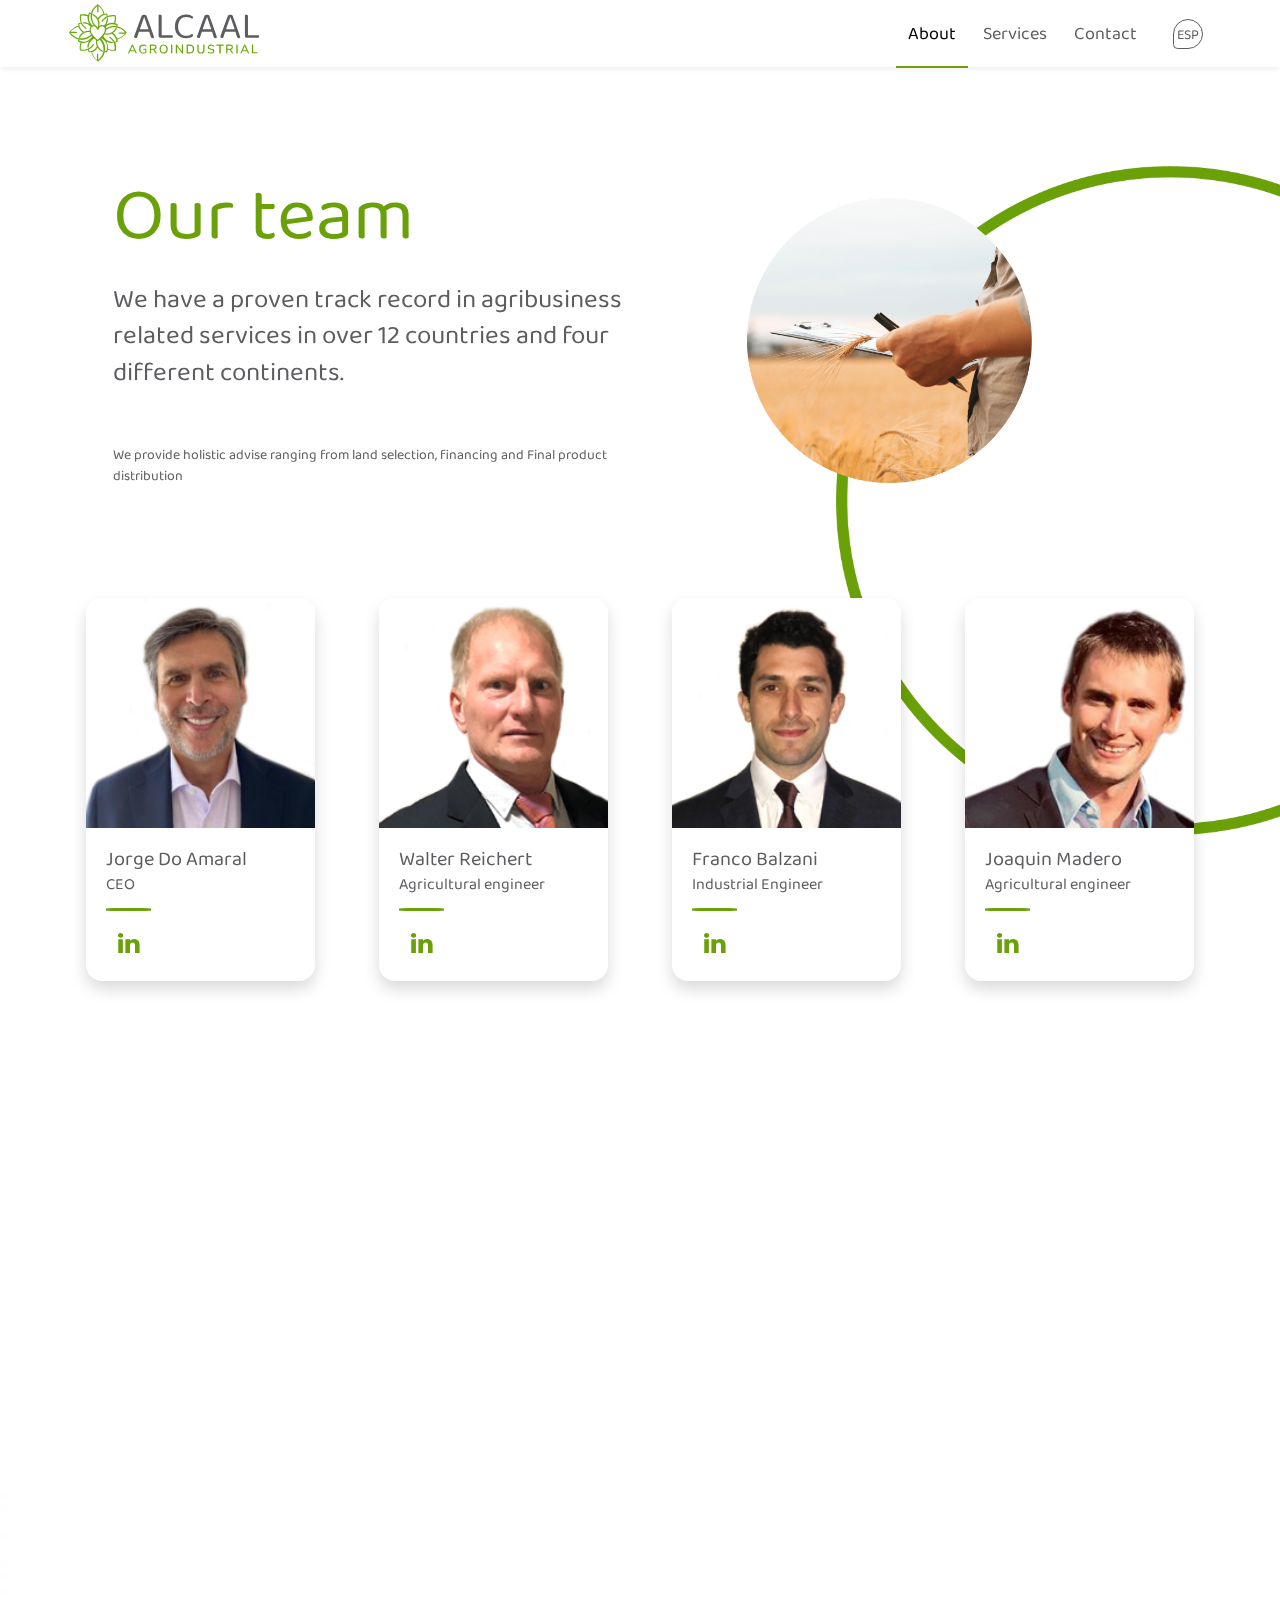
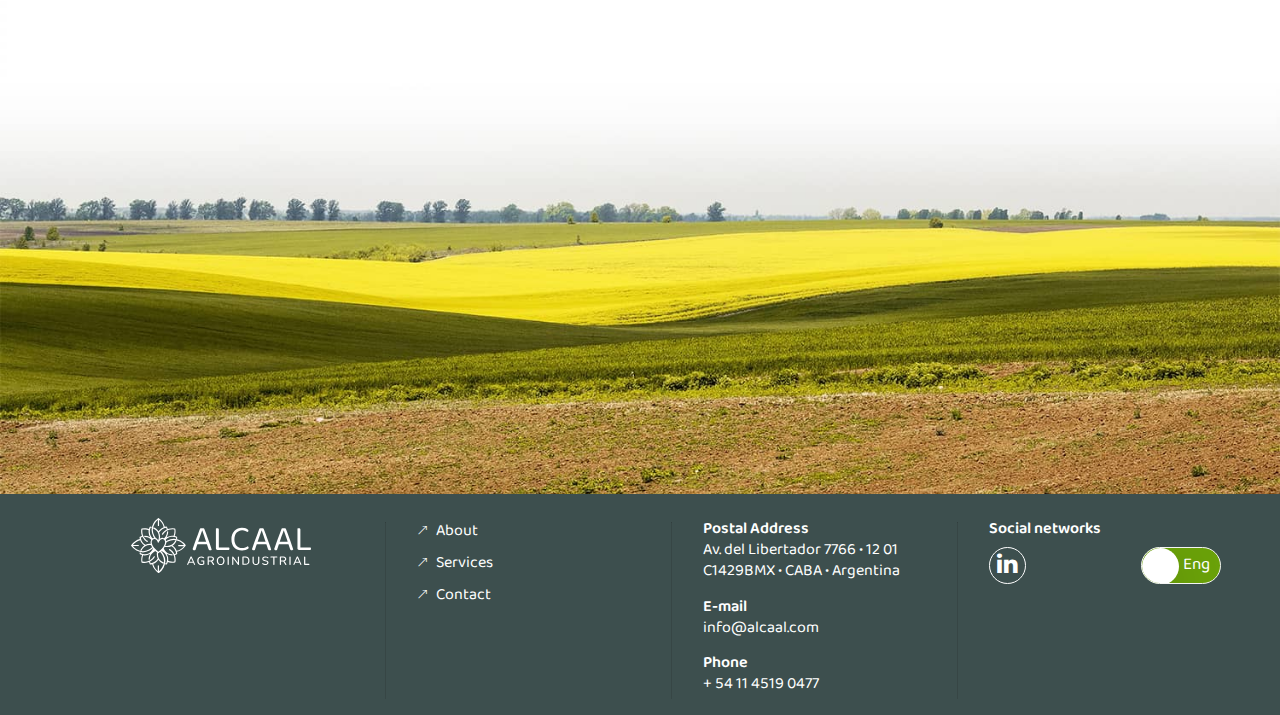
<file: About-team.html>
<!DOCTYPE html>
<html lang="en">
<head>
    <meta charset="UTF-8">
    <meta http-equiv="X-UA-Compatible" content="IE=edge">
    <meta name="viewport" content="width=device-width, initial-scale=1, shrink-to-fit=no">
    <!-- Title -->
    <title>Alcaal Agro - About</title>
    <!-- Favicon -->
    <link rel="icon" href="img/favicon/favicon.ico">
    <link rel="apple-touch-icon" href="img/favicon/apple-icon.png"/>
    <link rel="icon" type="image/png" sizes="192x192" href="img/favicon/favicon-192x192.png"/>
    <link rel="icon" type="image/png" sizes="96x96" href="img/favicon/favicon-96x96.png"/>
    <link rel="icon" type="image/png" sizes="32x32" href="img/favicon/favicon-32x32.png"/>
    <link rel="icon" type="image/png" sizes="16x16" href="img/favicon/favicon-16x16.png"/>
    <!-- Core Stylesheet -->
    <link rel="stylesheet" href="style.css">
    <link rel="stylesheet" href="css/more.css">
    <link rel="stylesheet" href="css/aos.css">
</head>
<body id="top">

    <!-- ***** Header Area Start ***** -->
    <header class="header-area">
        <!-- Main Header Start -->
        <div class="main-header-area2">
            <div class="classy-nav-container breakpoint-off">
                <!-- Classy Menu -->
                <nav class="classy-navbar justify-content-between" id="uzaNav">

                    <!-- Logo -->
                    <a class="nav-brand" href="index.html"><img class="logo-head" src="img/logo-color.svg" alt=""></a>

                    <!-- Navbar Toggler -->
                    <div class="classy-navbar-toggler">
                        <span class="navbarToggler"><span></span><span></span><span></span></span>
                    </div>

                    <!-- Menu -->
                    <div class="classy-menu">

                        <!-- Logo -->
                        <a class="brand-movil" href="index.html"><img src="img/logo-color.svg" alt="" width="150"></a>

                        <div class="classycloseIcon">
                            <div class="cross-wrap"><span class="top"></span><span class="bottom"></span></div>
                        </div>
                    <!-- Nav Start -->
                    <div class="classynav head-lang">
                      <ul id="nav">
                        <li class="dropdown has-megamenu head-lang">
                            <a key="item-1" class="item-menu mega-item" href="About.html">
                              <i class="arrow_right-up icon-link-m d-inline-block d-xl-none"></i>About</a>
                            <div class="dropdown-menu megamenu">
                              <div class="row">                                
                                <div class="col-lg-5"></div>                                        
                                <div class="col megamenu-li-about">                                  
                                  <ul class="link">
                                      <li class="head-lang"><a key="item-1-a" class="link" href="About.html">
                                        <i class="arrow_right-up icon-zise mr-2"></i>About us</a></li>
                                      <li class="head-lang"><a key="item-1-b" class="link" href="About-team.html">
                                        <i class="arrow_right-up icon-zise mr-2"></i>Our Team</a></li>         
                                  </ul>
                                </div>
                              </div> 
                            </div>
                        </li>
                        <li class="head-lang"><a key="item-2" class="item-menu" href="Services.html">
                            <i class="arrow_right-up icon-link-m d-inline-block d-xl-none"></i>Services</a></li>
                        <li class="head-lang"><a key="item-3" class="item-menu" href="Contact.html">
                            <i class="arrow_right-up icon-link-m d-inline-block d-xl-none"></i>Contact</a></li>

                      </ul>
                            <div class="lang-b ml-4 d-none d-xl-flex" key="btn-lang">
                                <a id="lang" class="btn uza-btn btn-lang langClass" data-lang="es">ESP</a>
                            </div>
                        
                        <div class="d-block d-xl-none check-lang">
                            <hr class="mb-4" >
                            <label class="switch-lang" key="check-l">
                              <input class="langClass" type="checkbox" data-lang="es"><div></div>
                            </label>
                            <hr class="mt-4" >
                        </div>
                    </div>
                    <!-- Nav End -->
                    </div>
                </nav>
            </div>
        </div>
    </header>
    <!-- ***** Header Area End ***** -->

    <!-- ***** Welcome Area Start ***** -->
    <section class="about-area padd-team">
        <div class="container justify-content-center">
          <div class="row">
              <div class="col-12 col-md-10 col-lg-10">
                  <div class="nl-content team-lang">
                    <h2 data-aos="fade-right" data-aos-delay="200" key="text-title">Our team</h2>
                  </div>
                  <div data-aos="fade-up" class="nl-content about-lang">
                    <h3 key="text-title-b">Our professionals include agronomists, project managers, financial specialists, sustainability specialists and a trading team.</h3>
                    <p key="parrafo-1" class="team">Choosing the right team to carry out the project as well as the right professionals requires very deep technical knowledge. Our team counts with the necessary tools and staff to guarantee success on every project.</p>
                  </div>
                <div class="d-none d-xl-block"><img data-aos="fade-left" src="img/core-img/circle.png" class="img-lateral-1">
                     <img data-aos="fade-left" src="img/bg-img/img-circle-2.png" class="img-lateral-2"></div>  
              </div>                 
          </div>          
        </div>
    </section>
    <!-- ***** Welcome Area End ***** -->


    <!-- ****** Team Area Start ****** -->
    <section class="team-area section-padding-80">
        <div class="container-fluid">
            <div class="row" style="margin: 0 auto;">

              <div class="card-deck item-team">      

                  <!-- ****** Card Team ****** -->
                  <div class="card shadow" data-aos="fade-up" data-aos-delay="100">
                      <img src="./img/bg-img/1-JorgeDoAmaral.jpg" class="card-img-top" alt="...">
                      <div class="card-body team-lang">
                        <h5 class="card-title">Jorge Do Amaral</h5>
                        <p class="card-text">CEO</p></div>
                      <div class="card-footer"><span class="line"></span>
                        <a href="http://www.linkedin.com/in/jorge-do-amaral" target="_blanc"><i class="fa fa-linkedin"></i></a></div>
                  </div>

                  <!-- ****** Card Team ****** -->
                  <div class="card shadow" data-aos="fade-up" data-aos-delay="700">
                      <img src="./img/bg-img/4-WalterReichert.png" class="card-img-top" alt="...">
                      <div class="card-body team-lang"><h5 class="card-title">Walter Reichert</h5>
                        <p class="card-text" key="ingagro">Agricultural engineer</p></div>
                      <div class="card-footer"><span class="line"></span>
                        <a href="http://www.linkedin.com/in/walter-reichert-5971b44b" target="_blanc"><i class="fa fa-linkedin"></i></a></div>
                  </div>

                  <!-- ****** Card Team ****** -->
                  <div class="card shadow" data-aos="fade-up" data-aos-delay="100">
                      <img src="./img/bg-img/5-FrancoBalzani.jpg" class="card-img-top" alt="...">
                      <div class="card-body team-lang"><h5 class="card-title">Franco Balzani</h5>
                        <p class="card-text" key="ingind">Industrial Engineer</p></div>
                      <div class="card-footer"><span class="line"></span>
                        <a href="https://www.linkedin.com/in/francobalzani/" target="_blanc"><i class="fa fa-linkedin"></i></a></div>
                  </div>

                  <!-- ****** Card Team ****** -->
                  <div class="card shadow" data-aos="fade-up" data-aos-delay="300">
                      <img src="./img/bg-img/2-JoaquinMadero.jpeg" class="card-img-top" alt="...">
                      <div class="card-body team-lang"><h5 class="card-title">Joaquin Madero</h5>
                        <p class="card-text" key="ingagro">Agricultural engineer</p></div>
                      <div class="card-footer"><span class="line"></span>
                        <a href="https://www.linkedin.com/in/joaquin-madero-5619791b8/" target="_blanc"><i class="fa fa-linkedin"></i></a></div>
                  </div>   
                  
              </div> 

              <div class="card-deck item-team">                  
                  
                  <!-- ****** Card Team ****** -->
                  <div class="card shadow" data-aos="fade-up" data-aos-delay="500">
                      <img src="./img/bg-img/3-JuanSegundoHuergo.jpeg" class="card-img-top" alt="...">
                      <div class="card-body team-lang"><h5 class="card-title">Juan Segundo Huergo</h5>
                        <p class="card-text" key="lic">Lic. Business Administration</p></div>
                      <div class="card-footer"><span class="line"></span>
                        <a href="https://www.linkedin.com/in/juan-segundo-huergo-56a8b112a/" target="_blanc"><i class="fa fa-linkedin"></i></a></div>
                  </div>

                  <!-- ****** Card Team ****** -->
                  <div class="card shadow" data-aos="fade-up" data-aos-delay="500">
                      <img src="./img/bg-img/6-BrianGyorfi.jpeg" class="card-img-top" alt="...">
                      <div class="card-body team-lang"><h5 class="card-title">Brian  Gyorfi</h5>
                        <p class="card-text" key="ingagro">Agricultural engineer</p></div>
                      <div class="card-footer"><span class="line"></span>
                        <a href="https://www.linkedin.com/in/brian-enzo-danilo-gyorfi-16146b1ba" target="_blanc"><i class="fa fa-linkedin"></i></a></div>
                  </div> 

              </div>
                
            </div>
        </div>
    </section>
    <!-- ****** Team Area End ****** -->

    <!-- ***** Sec-footer Area Start ***** -->
    <section class="sec-footer-area">
        <div class="container">
            <div class="row align-items-center justify-content-center">
                <!-- Sec-footer Content -->
                <div class="col-12 col-md-8 col-lg-8">
                    <div class="nl-content mb-80 Project">
                        <h2 data-aos="fade-up" data-aos-delay="200" key="text-title">¿Do you have a project?</h2>                       
                        <a data-aos="fade-up" data-aos-delay="400" href="Contact.html" class="btn uza-btn btn-2 btn-bold mbot" key="btn"><i class="arrow_right-up icon-zise mr-2"></i>LET’S TALK</a>
                    </div>
                </div>                
            </div>            
        </div>
    </section>
    <!-- ***** Sec-footer Area End ***** -->
    
    <!-- ***** Footer Area Start ***** -->
    <footer class="footer-area">
        <div class="container">
            <div class="row justify-content-between d-flex d-xl-none">
              <div class="col-5 col-sm-4 col-lg-3">
                    <img src="img/logo-white.svg" alt="" width="180">
              </div>
              <div class="col-6 col-sm-5 col-lg-2">
                <div class="single-footer-widget">                      
                    <div class="row footer-social-info mb-4 text-right footer check-lang"> 
                        <p key="text-sn-mov" class="sub mb-2 mr-2">Social<br>networks</p>                           
                        <a href="#"><i class="fa fa-linkedin"></i></a>       
                        <label class="switch-lang-foo" key="check-l">
                            <input class="langClass" type="checkbox" data-lang="es"><div></div>
                        </label>                     
                    </div>
                </div>
              </div> 
            </div>
            <div class="row justify-content-center">
                <!-- Single Footer Widget -->
                <div class="col-5 col-sm-4 col-lg-3 d-none d-xl-block">
                    <img src="img/logo-white.svg" alt="" width="180">
                </div>                
                <hr class="footer-line d-none d-xl-flex">
                <!-- Single Footer Widget -->
                <div class="col-5 col-sm-4 col-lg-3">
                    <div class="single-footer-widget">
                        <!-- Nav -->
                        <nav>
                            <ul class="our-link">
                                <li class="footer"><i class="arrow_right-up icon-zise mr-2"></i>
                                  <a key="link-text-1" href="About.html">About</a></li>
                                <li class="footer"><i class="arrow_right-up icon-zise mr-2"></i>
                                  <a key="link-text-2" href="Services.html">Services</a></li>
                                <li class="footer"><i class="arrow_right-up icon-zise mr-2"></i>
                                  <a key="link-text-3" href="Contact.html">Contact</a></li>
                            </ul>
                        </nav>
                    </div>
                </div>
                <hr class="footer-line">          
                <!-- Single Footer Widget -->
                <div class="col-5 col-sm-4 col-lg-3">
                  <div class="single-footer-widget">                        
                        <!-- Footer Content -->
                        <div class="footer-content mb-15 footer">
                            <p key="info-text-1" class="sub">Postal Address</p>
                            <p>Av. del Libertador 7766 • 12  01<br> C1429BMX • CABA • Argentina</p>
                        </div>
                        <div class="footer-content mb-15">
                            <p class="sub">E-mail</p>
                            <p>info@alcaal.com</p>
                        </div>
                        <div class="footer-content mb-15 footer">
                            <p key="info-text-2" class="sub">Phone</p>
                            <p>+ 54 11 4519 0477</p>
                        </div>
                  </div>
                </div>
                <hr class="footer-line d-none d-xl-flex">
                <!-- Single Footer Widget -->
                <div class="col-5 col-sm-4 col-lg-2 d-none d-xl-flex">
                    <div class="single-footer-widget">                      
                        <div class="footer-social-info mb-4 footer check-lang"> 
                            <p key="text-sn" class="sub mb-2">Social networks</p>                           
                            <a href="#"><i class="fa fa-linkedin"></i></a>       
                            <label class="switch-lang-foo" key="check-l">
                              <input class="langClass" type="checkbox" data-lang="es"><div></div>
                            </label>                     
                        </div>

                    </div>
                </div> 
            </div>
        </div>
    </footer>
    <!-- ***** Footer Area End ***** -->

    <!-- ******* All JS Files ******* -->
    <!-- jQuery js -->
    <script src="https://code.jquery.com/jquery-3.5.1.min.js" ></script>
    <script src="js/langChange.js"></script>
    <script src="js/jquery.min.js"></script>    
    <script src="js/jquery.easing.min.js"></script>
    <!-- Popper js -->
    <script src="js/popper.min.js"></script>
    <!-- Bootstrap js -->
    <script src="js/bootstrap.min.js"></script>
    <!-- All js -->
    <script src="js/uza.bundle.js"></script>
    <!-- Active js -->
    <script src="js/default-assets/active.js"></script>
    <script src="js/aos.js"></script>

    <!-- Initialize AOS -->
    <script>
      AOS.init({
          easing: 'ease-in-out-sine',
          duration: 1000,
          once: true
        });
    </script>
</body>

</html>
</file>
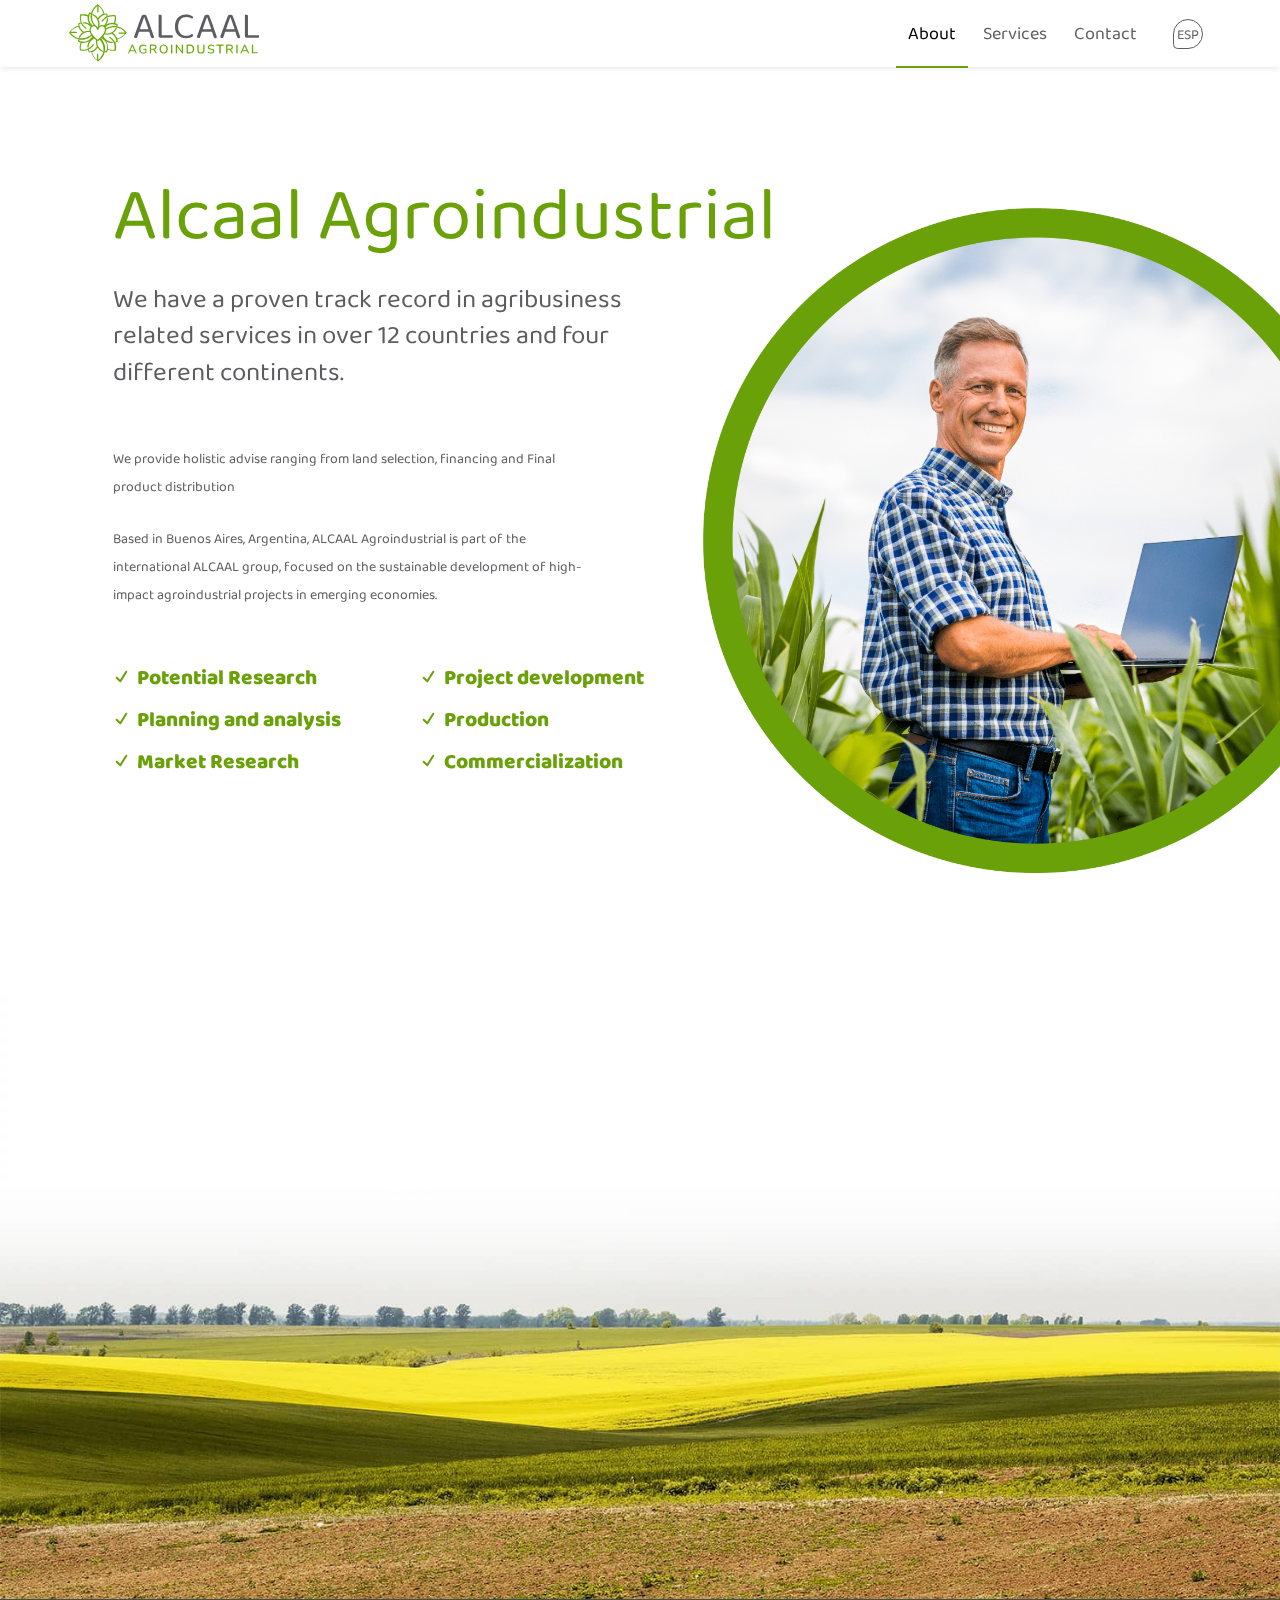
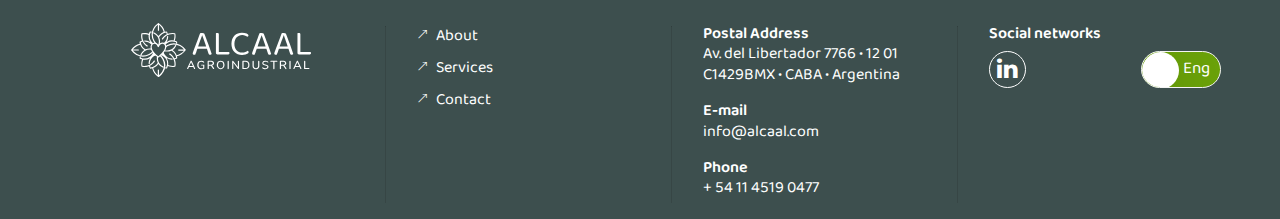
<file: About.html>
<!DOCTYPE html>
<html lang="en">
<head>
    <meta charset="UTF-8">
    <meta http-equiv="X-UA-Compatible" content="IE=edge">
    <meta name="viewport" content="width=device-width, initial-scale=1, shrink-to-fit=no">
    <!-- Title -->
    <title>Alcaal Agro - About</title>
    <!-- Favicon -->
    <link rel="icon" href="img/favicon/favicon.ico">
    <link rel="apple-touch-icon" href="img/favicon/apple-icon.png"/>
    <link rel="icon" type="image/png" sizes="192x192" href="img/favicon/favicon-192x192.png"/>
    <link rel="icon" type="image/png" sizes="96x96" href="img/favicon/favicon-96x96.png"/>
    <link rel="icon" type="image/png" sizes="32x32" href="img/favicon/favicon-32x32.png"/>
    <link rel="icon" type="image/png" sizes="16x16" href="img/favicon/favicon-16x16.png"/>
    <!-- Core Stylesheet -->
    <link rel="stylesheet" href="style.css">
    <link rel="stylesheet" href="css/more.css">
    <link rel="stylesheet" href="css/aos.css">
</head>
<body id="top">

    <!-- ***** Header Area Start ***** -->
    <header class="header-area">
        <!-- Main Header Start -->
        <div class="main-header-area2">
            <div class="classy-nav-container breakpoint-off">
                <!-- Classy Menu -->
                <nav class="classy-navbar justify-content-between" id="uzaNav">

                    <!-- Logo -->
                    <a class="nav-brand" href="index.html"><img class="logo-head" src="img/logo-color.svg" alt=""></a>

                    <!-- Navbar Toggler -->
                    <div class="classy-navbar-toggler">
                        <span class="navbarToggler"><span></span><span></span><span></span></span>
                    </div>

                    <!-- Menu -->
                    <div class="classy-menu">

                        <!-- Logo -->
                        <a class="brand-movil" href="index.html"><img src="img/logo-color.svg" alt="" width="150"></a>

                        <div class="classycloseIcon">
                            <div class="cross-wrap"><span class="top"></span><span class="bottom"></span></div>
                        </div>
                    <!-- Nav Start -->
                    <div class="classynav head-lang">
                      <ul id="nav">
                        <li class="dropdown has-megamenu head-lang">
                            <a key="item-1" class="item-menu mega-item" href="About.html">
                              <i class="arrow_right-up icon-link-m d-inline-block d-xl-none"></i>About</a>
                            <div class="dropdown-menu megamenu">
                              <div class="row">                                
                                <div class="col-lg-5"></div>                                        
                                <div class="col megamenu-li-about">                                  
                                  <ul class="link">
                                      <li class="head-lang"><a key="item-1-a" class="link" href="About.html">
                                        <i class="arrow_right-up icon-zise mr-2"></i>About us</a></li>
                                      <li class="head-lang"><a key="item-1-b" class="link" href="About-team.html">
                                        <i class="arrow_right-up icon-zise mr-2"></i>Our Team</a></li>         
                                  </ul>
                                </div>
                              </div> 
                            </div>
                        </li>
                        <li class="head-lang"><a key="item-2" class="item-menu" href="Services.html">
                            <i class="arrow_right-up icon-link-m d-inline-block d-xl-none"></i>Services</a></li>
                        <li class="head-lang"><a key="item-3" class="item-menu" href="Contact.html">
                            <i class="arrow_right-up icon-link-m d-inline-block d-xl-none"></i>Contact</a></li>

                      </ul>
                            <div class="lang-b ml-4 d-none d-xl-flex" key="btn-lang">
                                <a id="lang" class="btn uza-btn btn-lang langClass" data-lang="es">ESP</a>
                            </div>
                        
                        <div class="d-block d-xl-none check-lang">
                            <hr class="mb-4" >
                            <label class="switch-lang" key="check-l">
                              <input class="langClass" type="checkbox" data-lang="es"><div></div>
                            </label>
                            <hr class="mt-4" >
                        </div>
                    </div>
                    <!-- Nav End -->
                    </div>
                </nav>
            </div>
        </div>
    </header>
    <!-- ***** Header Area End ***** -->

    <!-- ***** Welcome Area Start ***** -->
    <section class="about-area padd-about">
        <div class="container justify-content-center">
          <div class="row">
              <div class="col-12 col-md-10 col-lg-10">
                  <div class="nl-content about-lang">
                    <h2 key="text-title" data-aos="fade-right" data-aos-delay="200">Alcaal Agroindustrial</h2>

                    <h3 key="text-title-b" data-aos="fade-up" data-aos-delay="300">We have a proven track record in agribusiness related services in over 12 countries and four different continents.</h3>
                    <p key="parrafo-1" data-aos="fade-up" data-aos-delay="400" class="margmov">We provide holistic advise ranging from land selection, financing and Final product distribution</p>
                    <p key="parrafo-2" data-aos="fade-up" data-aos-delay="400">Based in Buenos Aires, Argentina, ALCAAL Agroindustrial is part of the international ALCAAL group, focused on the sustainable development of high-impact agroindustrial projects in emerging economies.</p>
                  </div>
                
                <div><img data-aos="fade-left" src="img/bg-img/img-circle.png" class="img-lateral"></div>  
                  
                  <div class="row nl-content about-lang mt-5">
                    <div class="col-12 col-md-5 col-lg-5" data-aos="fade-up" data-aos-delay="400"> 
                      <ul class="our-link about-lang">
                        <li key="list-1"><i class="icon_check"></i>Potential Research</li>
                        <li key="list-2"><i class="icon_check"></i>Planning and analysis</li>
                        <li key="list-3"><i class="icon_check"></i>Market Research</li>                            
                      </ul> 
                    </div>
                    <div class="col-12 col-md-5 col-lg-5" data-aos="fade-up" data-aos-delay="600">
                      <ul class="our-link about-lang">
                        <li key="list-4"><i class="icon_check"></i>Project development</li>
                        <li key="list-5"><i class="icon_check"></i>Production</li>
                        <li key="list-6"><i class="icon_check"></i>Commercialization</li>                            
                      </ul>
                    </div>
                  </div>
                  <div class="about-lang">
                  <a key="btn" href="About-team.html" class="btn uza-btn btn-2 btn-bold btn-about" data-aos="fade-up">
                    <i class="arrow_right-up icon-zise mr-2"></i>MEET THE TEAM</a></div>

              </div>                 
          </div>          
        </div>
    </section>
    <!-- ***** Welcome Area End ***** -->

    <!-- ***** Sec-footer Area Start ***** -->
    <section class="sec-footer-area">
        <div class="container">
            <div class="row align-items-center justify-content-center">
                <!-- Sec-footer Content -->
                <div class="col-12 col-md-8 col-lg-8">
                    <div class="nl-content mb-80 Project">
                        <h2 data-aos="fade-up" data-aos-delay="200" key="text-title">¿Do you have a project?</h2>                       
                        <a data-aos="fade-up" data-aos-delay="400" href="Contact.html" class="btn uza-btn btn-2 btn-bold mbot" key="btn"><i class="arrow_right-up icon-zise mr-2"></i>LET’S TALK</a>
                    </div>
                </div>                
            </div>            
        </div>
    </section>
    <!-- ***** Sec-footer Area End ***** -->
    
    <!-- ***** Footer Area Start ***** -->
    <footer class="footer-area">
        <div class="container">
            <div class="row justify-content-between d-flex d-xl-none">
              <div class="col-5 col-sm-4 col-lg-3">
                    <img src="img/logo-white.svg" alt="" width="180">
              </div>
              <div class="col-6 col-sm-5 col-lg-2">
                <div class="single-footer-widget">                      
                    <div class="row footer-social-info mb-4 text-right footer check-lang"> 
                        <p key="text-sn-mov" class="sub mb-2 mr-2">Social<br>networks</p>                           
                        <a href="#"><i class="fa fa-linkedin"></i></a>       
                        <label class="switch-lang-foo" key="check-l">
                            <input class="langClass" type="checkbox" data-lang="es"><div></div>
                        </label>                     
                    </div>
                </div>
              </div> 
            </div>
            <div class="row justify-content-center">
                <!-- Single Footer Widget -->
                <div class="col-5 col-sm-4 col-lg-3 d-none d-xl-block">
                    <img src="img/logo-white.svg" alt="" width="180">
                </div>                
                <hr class="footer-line d-none d-xl-flex">
                <!-- Single Footer Widget -->
                <div class="col-5 col-sm-4 col-lg-3">
                    <div class="single-footer-widget">
                        <!-- Nav -->
                        <nav>
                            <ul class="our-link">
                                <li class="footer"><i class="arrow_right-up icon-zise mr-2"></i>
                                  <a key="link-text-1" href="About.html">About</a></li>
                                <li class="footer"><i class="arrow_right-up icon-zise mr-2"></i>
                                  <a key="link-text-2" href="Services.html">Services</a></li>
                                <li class="footer"><i class="arrow_right-up icon-zise mr-2"></i>
                                  <a key="link-text-3" href="Contact.html">Contact</a></li>
                            </ul>
                        </nav>
                    </div>
                </div>
                <hr class="footer-line">          
                <!-- Single Footer Widget -->
                <div class="col-5 col-sm-4 col-lg-3">
                  <div class="single-footer-widget">                        
                        <!-- Footer Content -->
                        <div class="footer-content mb-15 footer">
                            <p key="info-text-1" class="sub">Postal Address</p>
                            <p>Av. del Libertador 7766 • 12  01<br> C1429BMX • CABA • Argentina</p>
                        </div>
                        <div class="footer-content mb-15">
                            <p class="sub">E-mail</p>
                            <p>info@alcaal.com</p>
                        </div>
                        <div class="footer-content mb-15 footer">
                            <p key="info-text-2" class="sub">Phone</p>
                            <p>+ 54 11 4519 0477</p>
                        </div>
                  </div>
                </div>
                <hr class="footer-line d-none d-xl-flex">
                <!-- Single Footer Widget -->
                <div class="col-5 col-sm-4 col-lg-2 d-none d-xl-flex">
                    <div class="single-footer-widget">                      
                        <div class="footer-social-info mb-4 footer check-lang"> 
                            <p key="text-sn" class="sub mb-2">Social networks</p>                           
                            <a href="#"><i class="fa fa-linkedin"></i></a>       
                            <label class="switch-lang-foo" key="check-l">
                              <input class="langClass" type="checkbox" data-lang="es"><div></div>
                            </label>                     
                        </div>

                    </div>
                </div> 
            </div>
        </div>
    </footer>
    <!-- ***** Footer Area End ***** -->

    <!-- ******* All JS Files ******* -->
    <!-- jQuery js -->
    <script src="https://code.jquery.com/jquery-3.5.1.min.js" ></script>
    <script src="js/langChange.js"></script>
    <script src="js/jquery.min.js"></script>    
    <script src="js/jquery.easing.min.js"></script>    
    <script src="js/jquery.validate.js"></script>

    <!-- Popper js -->
    <script src="js/popper.min.js"></script>
    <!-- Bootstrap js -->
    <script src="js/bootstrap.min.js"></script>
    <!-- All js -->
    <script src="js/uza.bundle.js"></script>
    <!-- Active js -->
    <script src="js/default-assets/active.js"></script>
    <script src="js/validator-contact.js"></script>
    <script src="js/aos.js"></script>

    <!-- Initialize AOS -->
    <script>
      AOS.init({
          easing: 'ease-in-out-sine',
          duration: 1000,
          once: true
        });
    </script>
</body>

</html>
</file>
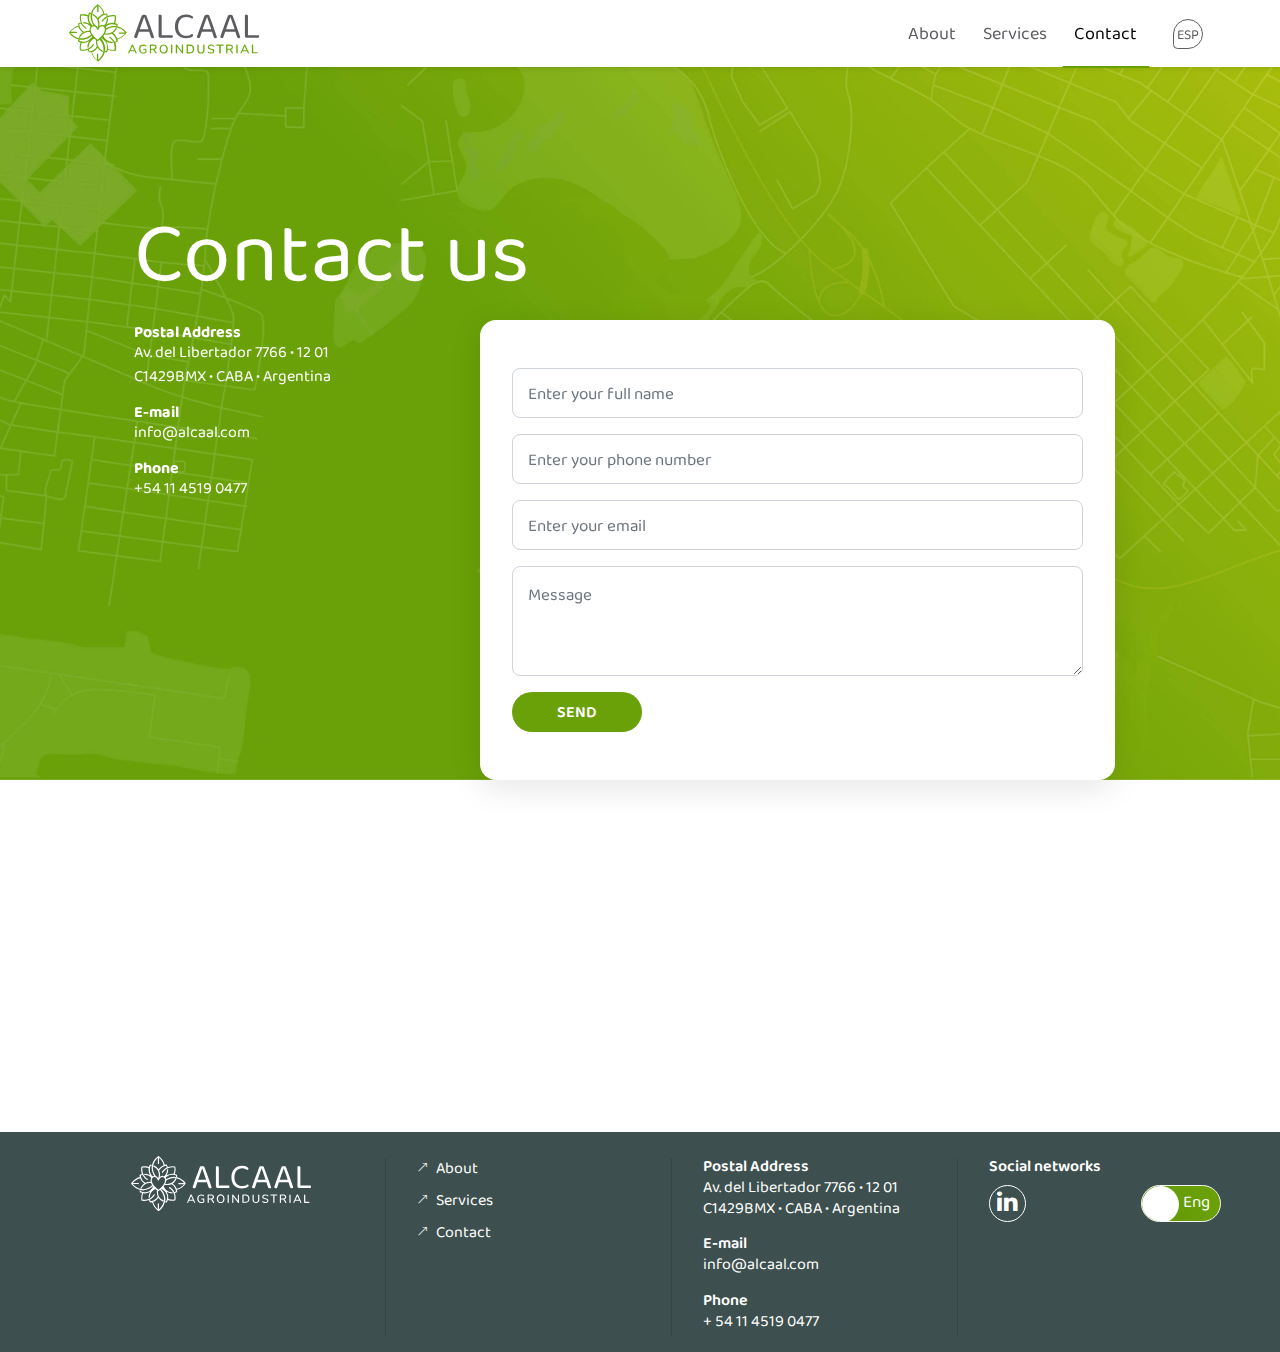
<file: Contact.html>
<!DOCTYPE html>
<html lang="en">
<head>
    <meta charset="UTF-8">
    <meta http-equiv="X-UA-Compatible" content="IE=edge">
    <meta name="viewport" content="width=device-width, initial-scale=1, shrink-to-fit=no">
    <!-- Title -->
    <title>Alcaal Agro - Contact</title>
    <!-- Favicon -->
    <link rel="icon" href="img/favicon/favicon.ico">
    <link rel="apple-touch-icon" href="img/favicon/apple-icon.png"/>
    <link rel="icon" type="image/png" sizes="192x192" href="img/favicon/favicon-192x192.png"/>
    <link rel="icon" type="image/png" sizes="96x96" href="img/favicon/favicon-96x96.png"/>
    <link rel="icon" type="image/png" sizes="32x32" href="img/favicon/favicon-32x32.png"/>
    <link rel="icon" type="image/png" sizes="16x16" href="img/favicon/favicon-16x16.png"/>
    <!-- Core Stylesheet -->
    <link rel="stylesheet" href="style.css">
    <link rel="stylesheet" href="css/more.css">
    <link rel="stylesheet" href="css/aos.css">
</head>
<body id="top">

    <!-- ***** Header Area Start ***** -->
    <header class="header-area">
        <!-- Main Header Start -->
        <div class="main-header-area2">
            <div class="classy-nav-container breakpoint-off">
                <!-- Classy Menu -->
                <nav class="classy-navbar justify-content-between" id="uzaNav">

                    <!-- Logo -->
                    <a class="nav-brand" href="index.html"><img class="logo-head" src="img/logo-color.svg" alt=""></a>

                    <!-- Navbar Toggler -->
                    <div class="classy-navbar-toggler">
                        <span class="navbarToggler"><span></span><span></span><span></span></span>
                    </div>

                    <!-- Menu -->
                    <div class="classy-menu">

                        <!-- Logo -->
                        <a class="brand-movil" href="index.html"><img src="img/logo-color.svg" alt="" width="150"></a>

                        <div class="classycloseIcon">
                            <div class="cross-wrap"><span class="top"></span><span class="bottom"></span></div>
                        </div>
                    <!-- Nav Start -->
                    <div class="classynav head-lang">
                      <ul id="nav">
                        <li class="dropdown has-megamenu head-lang">
                            <a key="item-1" class="item-menu meg-b" href="About.html">
                              <i class="arrow_right-up icon-link-m d-inline-block d-xl-none"></i>About</a>
                            <div class="dropdown-menu megamenu active-b">
                              <div class="row">                                
                                <div class="col-lg-5"></div>                                        
                                <div class="col megamenu-li-about">                                  
                                  <ul class="link">
                                      <li class="head-lang"><a key="item-1-a" class="link" href="About.html">
                                        <i class="arrow_right-up icon-zise mr-2"></i>About us</a></li>
                                      <li class="head-lang"><a key="item-1-b" class="link" href="About-team.html">
                                        <i class="arrow_right-up icon-zise mr-2"></i>Our Team</a></li>         
                                  </ul>
                                </div>
                              </div> 
                            </div>
                        </li>
                        <li class="head-lang"><a key="item-2" class="item-menu" href="Services.html">
                            <i class="arrow_right-up icon-link-m d-inline-block d-xl-none"></i>Services</a></li>
                        <li class="head-lang"><a key="item-3" class="item-menu mega-item" href="Contact.html">
                            <i class="arrow_right-up icon-link-m d-inline-block d-xl-none"></i>Contact</a></li>

                      </ul>
                            <div class="lang-b ml-4 d-none d-xl-flex" key="btn-lang">
                                <a id="lang" class="btn uza-btn btn-lang langClass" data-lang="es">ESP</a>
                            </div>
                        
                        <div class="d-block d-xl-none check-lang">
                            <hr class="mb-4" >
                            <label class="switch-lang" key="check-l">
                              <input class="langClass" type="checkbox" data-lang="es"><div></div>
                            </label>
                            <hr class="mt-4" >
                        </div>
                    </div>
                    <!-- Nav End -->
                    </div>
                </nav>
            </div>
        </div>
    </header>
    <!-- ***** Header Area End ***** -->

    <!-- ***** Welcome Area Start ***** -->
    <section class="section-cover contact-area" style="background-image: url('img/bg-img/contact.jpg')">
        <div class="container">          
          <div class="row justify-content-center">                
                <!-- Single Contact Card -->
                <div class="col-12 locations-area-hero">           
                       <div class="locations-text text-right contact-lang">
                            <h2 data-aos="fade-right" key="text-title">Contact us</h2>
                        </div>
                    <div class="contact-area mb-80 d-none d-xl-block" data-aos="fade-up">
                        <!-- Single Sidebar Area -->
                        <div class="single-contact-card mb-30 contact-lang">   

                            <h5 key="sub-title-1">Postal Address</h5>
                            <h6>Av. del Libertador 7766 • 12  01<br>C1429BMX • CABA • Argentina</h6>

                            <h5>E-mail</h5>
                            <h6>info@alcaal.com</h6>

                            <h5 key="sub-title-2">Phone</h5>
                            <h6>+54 11 4519 0477</h6>
                        </div>
                    </div>
                </div>
                <!-- Contact Form -->
                <div class="col-12 col-sm-7 col-lg-7 card-position">
                    <div class="card">
                        <div class="card-body contact-margin">
                            <form id="contact_form" action="php/send.php" method="post">
                            <div class="row">
                                <div class="col-lg-12 contact-lang">
                                    <div class="form-group" key="name">
                                        <input type="text" class="form-control" name="name" placeholder="Enter your full name">
                                    </div>
                                </div>
                                <div class="col-lg-12 contact-lang">
                                    <div class="form-group" key="phone">
                                        <input type="tel" class="form-control" name="phone" placeholder="Enter your phone number">
                                    </div>
                                </div>
                                <div class="col-lg-12 contact-lang">
                                    <div class="form-group" key="email">
                                        <input type="email" class="form-control" name="email" placeholder="Enter your email">
                                    </div>
                                </div>
                                <div class="col-12 contact-lang">
                                    <div class="form-group" key="message">
                                        <textarea class="form-control" name="message" rows="5" cols="80" placeholder="Message"></textarea>
                                    </div>
                                </div>
                                <div class="col-12 contact-lang">
                                    <button type="submit" class="btn uza-btn btn-2" key="btn-send">SEND</button>
                                </div>
                            </div>
                        </form>                            
                        </div>
                        <div class="contact-Thakns contact-lang">
                            <h2 key="gracias">Thank you very much!</h2>
                            <p key="parrafo-gra">The form was sent successfully, In the near future we will contact.</p>
                        </div>                        
                    </div>
                </div>  
                           
            </div>
        </div>
    </section>
    <!-- ***** Welcome Area End ***** -->

    
    <!-- ***** Footer Area Start ***** -->
    <footer class="footer-area">
        <div class="container">
            <div class="row justify-content-between d-flex d-xl-none">
              <div class="col-5 col-sm-4 col-lg-3">
                    <img src="img/logo-white.svg" alt="" width="180">
              </div>
              <div class="col-6 col-sm-5 col-lg-2">
                <div class="single-footer-widget">                      
                    <div class="row footer-social-info mb-4 text-right footer check-lang"> 
                        <p key="text-sn-mov" class="sub mb-2 mr-2">Social<br>networks</p>                           
                        <a href="#"><i class="fa fa-linkedin"></i></a>       
                        <label class="switch-lang-foo" key="check-l">
                            <input class="langClass" type="checkbox" data-lang="es"><div></div>
                        </label>                     
                    </div>
                </div>
              </div> 
            </div>
            <div class="row justify-content-center">
                <!-- Single Footer Widget -->
                <div class="col-5 col-sm-4 col-lg-3 d-none d-xl-block">
                    <img src="img/logo-white.svg" alt="" width="180">
                </div>                
                <hr class="footer-line d-none d-xl-flex">
                <!-- Single Footer Widget -->
                <div class="col-5 col-sm-4 col-lg-3">
                    <div class="single-footer-widget">
                        <!-- Nav -->
                        <nav>
                            <ul class="our-link">
                                <li class="footer"><i class="arrow_right-up icon-zise mr-2"></i>
                                  <a key="link-text-1" href="About.html">About</a></li>
                                <li class="footer"><i class="arrow_right-up icon-zise mr-2"></i>
                                  <a key="link-text-2" href="Services.html">Services</a></li>
                                <li class="footer"><i class="arrow_right-up icon-zise mr-2"></i>
                                  <a key="link-text-3" href="Contact.html">Contact</a></li>
                            </ul>
                        </nav>
                    </div>
                </div>
                <hr class="footer-line">          
                <!-- Single Footer Widget -->
                <div class="col-5 col-sm-4 col-lg-3">
                  <div class="single-footer-widget">                        
                        <!-- Footer Content -->
                        <div class="footer-content mb-15 footer">
                            <p key="info-text-1" class="sub">Postal Address</p>
                            <p>Av. del Libertador 7766 • 12  01<br> C1429BMX • CABA • Argentina</p>
                        </div>
                        <div class="footer-content mb-15">
                            <p class="sub">E-mail</p>
                            <p>info@alcaal.com</p>
                        </div>
                        <div class="footer-content mb-15 footer">
                            <p key="info-text-2" class="sub">Phone</p>
                            <p>+ 54 11 4519 0477</p>
                        </div>
                  </div>
                </div>
                <hr class="footer-line d-none d-xl-flex">
                <!-- Single Footer Widget -->
                <div class="col-5 col-sm-4 col-lg-2 d-none d-xl-flex">
                    <div class="single-footer-widget">                      
                        <div class="footer-social-info mb-4 footer check-lang"> 
                            <p key="text-sn" class="sub mb-2">Social networks</p>                           
                            <a href="#"><i class="fa fa-linkedin"></i></a>       
                            <label class="switch-lang-foo" key="check-l">
                              <input class="langClass" type="checkbox" data-lang="es"><div></div>
                            </label>                     
                        </div>

                    </div>
                </div> 
            </div>
        </div>
    </footer>
    <!-- ***** Footer Area End ***** -->

    <!-- ******* All JS Files ******* -->
    <!-- jQuery js -->
    <script src="https://code.jquery.com/jquery-3.5.1.min.js" ></script>
    <script src="js/langChange.js"></script>
    <script src="js/jquery.min.js"></script>    
    <script src="js/jquery.easing.min.js"></script>    
    <script src="js/jquery.validate.js"></script>
    <!-- Popper js -->
    <script src="js/popper.min.js"></script>
    <!-- Bootstrap js -->
    <script src="js/bootstrap.min.js"></script>
    <!-- All js -->
    <script src="js/uza.bundle.js"></script>
    <!-- Active js -->
    <script src="js/default-assets/active.js"></script>
    <script src="js/validator-contact.js"></script>
    <script src="js/aos.js"></script>

    <!-- Initialize AOS -->
    <script>
      AOS.init({
          easing: 'ease-in-out-sine',
          duration: 1000,
          once: true
        });
    </script>
</body>

</html>
</file>
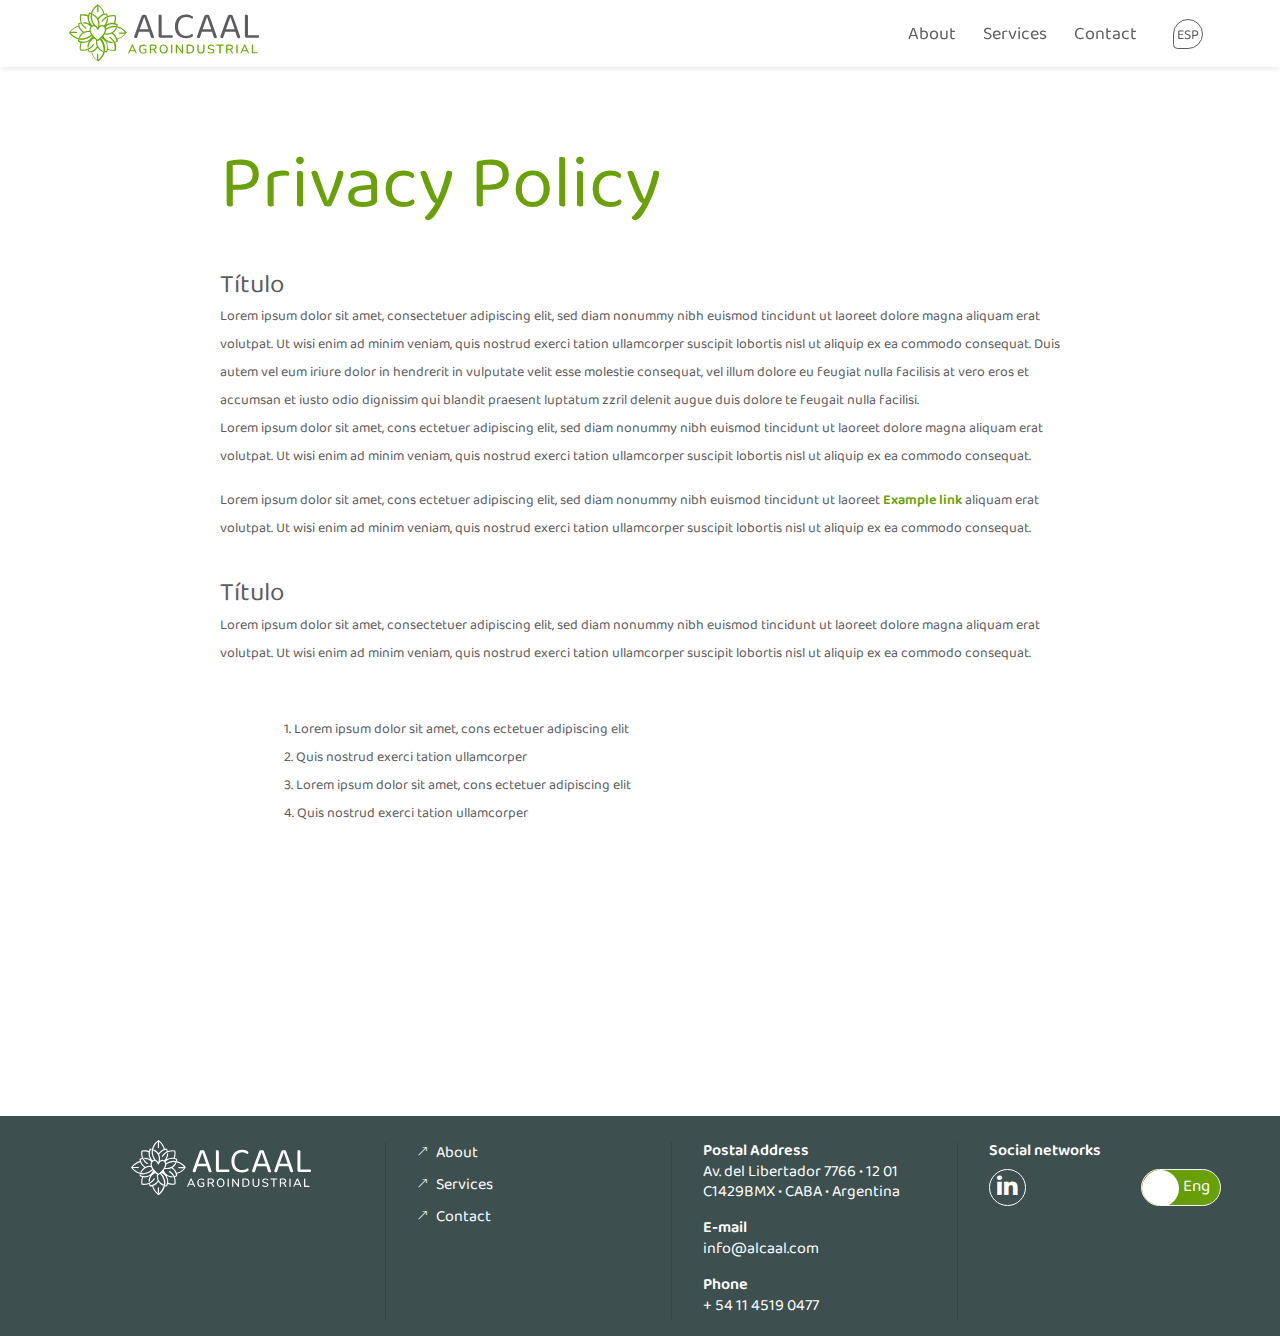
<file: privacy-policy.html>
<!DOCTYPE html>
<html lang="en">
<head>
    <meta charset="UTF-8">
    <meta http-equiv="X-UA-Compatible" content="IE=edge">
    <meta name="viewport" content="width=device-width, initial-scale=1, shrink-to-fit=no">
    <!-- Title -->
    <title>Alcaal Agro</title>
    <!-- Favicon -->
    <link rel="icon" href="img/favicon/favicon.ico">
    <link rel="apple-touch-icon" href="img/favicon/apple-icon.png"/>
    <link rel="icon" type="image/png" sizes="192x192" href="img/favicon/favicon-192x192.png"/>
    <link rel="icon" type="image/png" sizes="96x96" href="img/favicon/favicon-96x96.png"/>
    <link rel="icon" type="image/png" sizes="32x32" href="img/favicon/favicon-32x32.png"/>
    <link rel="icon" type="image/png" sizes="16x16" href="img/favicon/favicon-16x16.png"/>
    <!-- Core Stylesheet -->
    <link rel="stylesheet" href="style.css">
    <link rel="stylesheet" href="css/more.css">
    <link rel="stylesheet" href="css/aos.css">
</head>
<body id="top">

    <!-- ***** Header Area Start ***** -->
    <header class="header-area">
        <!-- Main Header Start -->
        <div class="main-header-area2">
            <div class="classy-nav-container breakpoint-off">
                <!-- Classy Menu -->
                <nav class="classy-navbar justify-content-between" id="uzaNav">

                    <!-- Logo -->
                    <a class="nav-brand" href="index.html"><img class="logo-head" src="img/logo-color.svg" alt=""></a>

                    <!-- Navbar Toggler -->
                    <div class="classy-navbar-toggler">
                        <span class="navbarToggler"><span></span><span></span><span></span></span>
                    </div>

                    <!-- Menu -->
                    <div class="classy-menu">

                        <!-- Logo -->
                        <a class="brand-movil" href="index.html"><img src="img/logo-color.svg" alt="" width="150"></a>

                        <div class="classycloseIcon">
                            <div class="cross-wrap"><span class="top"></span><span class="bottom"></span></div>
                        </div>
                    <!-- Nav Start -->
                    <div class="classynav head-lang">
                      <ul id="nav">
                        <li class="dropdown has-megamenu head-lang">
                            <a key="item-1" class="item-menu meg-b" href="About.html">
                              <i class="arrow_right-up icon-link-m d-inline-block d-xl-none"></i>About</a>
                            <div class="dropdown-menu megamenu active-b">
                              <div class="row">                                
                                <div class="col-lg-5"></div>                                        
                                <div class="col megamenu-li-about">                                  
                                  <ul class="link">
                                      <li class="head-lang"><a key="item-1-a" class="link" href="About.html">
                                        <i class="arrow_right-up icon-zise mr-2"></i>About us</a></li>
                                      <li class="head-lang"><a key="item-1-b" class="link" href="About-team.html">
                                        <i class="arrow_right-up icon-zise mr-2"></i>Our Team</a></li>         
                                  </ul>
                                </div>
                              </div> 
                            </div>
                        </li>
                        <li class="head-lang"><a key="item-2" class="item-menu" href="Services.html">
                            <i class="arrow_right-up icon-link-m d-inline-block d-xl-none"></i>Services</a></li>
                        <li class="head-lang"><a key="item-3" class="item-menu" href="Contact.html">
                            <i class="arrow_right-up icon-link-m d-inline-block d-xl-none"></i>Contact</a></li>

                      </ul>
                            <div class="lang-b ml-4 d-none d-xl-flex" key="btn-lang" >
                                <a id="lang" class="btn uza-btn btn-lang langClass"data-lang="es">ESP</a>
                            </div>
                        
                        <div class="d-block d-xl-none check-lang">
                            <hr class="mb-4" >
                            <label class="switch-lang" key="check-l">
                              <input class="langClass" type="checkbox" data-lang="es"><div></div>
                            </label>
                            <hr class="mt-4" >
                        </div>
                    </div>
                    <!-- Nav End -->
                    </div>
                </nav>
            </div>
        </div>
    </header>
    <!-- ***** Header Area End ***** -->

    <!-- ***** Privacy Policy Area Start ***** -->
    <section class="legal-area audana-area">     
        <div class="container mb-50">
            <div class="row align-items-center">
                <div class="col">                    
                    <div class="legal-content mb-80">
                        <h2 key="title">Privacy Policy</h2>

                        <h4 key="sub-title">Título</h4>                     

                        <p>Lorem ipsum dolor sit amet, consectetuer adipiscing elit, sed diam nonummy nibh euismod tincidunt ut laoreet dolore magna aliquam erat volutpat. Ut wisi enim ad minim veniam, quis nostrud exerci tation ullamcorper suscipit lobortis nisl ut aliquip ex ea commodo consequat. Duis autem vel eum iriure dolor in hendrerit in vulputate velit esse molestie consequat, vel illum dolore eu feugiat nulla facilisis at vero eros et accumsan et iusto odio dignissim qui blandit praesent luptatum zzril delenit augue duis dolore te feugait nulla facilisi.<br>
                        Lorem ipsum dolor sit amet, cons ectetuer adipiscing elit, sed diam nonummy nibh euismod tincidunt ut laoreet dolore magna aliquam erat volutpat. Ut wisi enim ad minim veniam, quis nostrud exerci tation ullamcorper suscipit lobortis nisl ut aliquip ex ea commodo consequat.</p>

                        <p>Lorem ipsum dolor sit amet, cons ectetuer adipiscing elit, sed diam nonummy nibh euismod tincidunt ut laoreet <a href="#">Example link</a> aliquam erat volutpat. Ut wisi enim ad minim veniam, quis nostrud exerci tation ullamcorper suscipit lobortis nisl ut aliquip ex ea commodo consequat.</p>

                        <h4 key="sub-title">Título</h4>

                        <p>Lorem ipsum dolor sit amet, consectetuer adipiscing elit, sed diam nonummy nibh euismod tincidunt ut laoreet dolore magna aliquam erat volutpat. Ut wisi enim ad minim veniam, quis nostrud exerci tation ullamcorper suscipit lobortis nisl ut aliquip ex ea commodo consequat.</p>

                        <div class="content">  
                          <ul class="our-link">
                            <li>1. Lorem ipsum dolor sit amet, cons ectetuer adipiscing elit</li>
                            <li>2. Quis nostrud exerci tation ullamcorper</li>
                            <li>3. Lorem ipsum dolor sit amet, cons ectetuer adipiscing elit</li>
                            <li>4. Quis nostrud exerci tation ullamcorper</li>
                            
                          </ul>
                        </div> 

                    </div>
                </div>      
            </div>        
        </div>
    </section>
    <!-- ***** Privacy Policy Area End ***** -->

    <!-- ***** Footer Area Start ***** -->
    <footer class="footer-area">
        <div class="container">
            <div class="row justify-content-between d-flex d-xl-none">
              <div class="col-5 col-sm-4 col-lg-3">
                    <img src="img/logo-white.svg" alt="" width="180">
              </div>
              <div class="col-6 col-sm-5 col-lg-2">
                <div class="single-footer-widget">                      
                    <div class="row footer-social-info mb-4 text-right footer check-lang"> 
                        <p key="text-sn-mov" class="sub mb-2 mr-2">Social<br>networks</p>                           
                        <a href="#"><i class="fa fa-linkedin"></i></a>       
                        <label class="switch-lang-foo" key="check-l">
                            <input class="langClass" type="checkbox" data-lang="es"><div></div>
                        </label>                     
                    </div>
                </div>
              </div> 
            </div>
            <div class="row justify-content-center">
                <!-- Single Footer Widget -->
                <div class="col-5 col-sm-4 col-lg-3 d-none d-xl-block">
                    <img src="img/logo-white.svg" alt="" width="180">
                </div>                
                <hr class="footer-line d-none d-xl-flex">
                <!-- Single Footer Widget -->
                <div class="col-5 col-sm-4 col-lg-3">
                    <div class="single-footer-widget">
                        <!-- Nav -->
                        <nav>
                            <ul class="our-link">
                                <li class="footer"><i class="arrow_right-up icon-zise mr-2"></i>
                                  <a key="link-text-1" href="About.html">About</a></li>
                                <li class="footer"><i class="arrow_right-up icon-zise mr-2"></i>
                                  <a key="link-text-2" href="Services.html">Services</a></li>
                                <li class="footer"><i class="arrow_right-up icon-zise mr-2"></i>
                                  <a key="link-text-3" href="Contact.html">Contact</a></li>
                            </ul>
                        </nav>
                    </div>
                </div>
                <hr class="footer-line">          
                <!-- Single Footer Widget -->
                <div class="col-5 col-sm-4 col-lg-3">
                  <div class="single-footer-widget">                        
                        <!-- Footer Content -->
                        <div class="footer-content mb-15 footer">
                            <p key="info-text-1" class="sub">Postal Address</p>
                            <p>Av. del Libertador 7766 • 12  01<br> C1429BMX • CABA • Argentina</p>
                        </div>
                        <div class="footer-content mb-15">
                            <p class="sub">E-mail</p>
                            <p>info@alcaal.com</p>
                        </div>
                        <div class="footer-content mb-15 footer">
                            <p key="info-text-2" class="sub">Phone</p>
                            <p>+ 54 11 4519 0477</p>
                        </div>
                  </div>
                </div>
                <hr class="footer-line d-none d-xl-flex">
                <!-- Single Footer Widget -->
                <div class="col-5 col-sm-4 col-lg-2 d-none d-xl-flex">
                    <div class="single-footer-widget">                      
                        <div class="footer-social-info mb-4 footer check-lang"> 
                            <p key="text-sn" class="sub mb-2">Social networks</p>                           
                            <a href="#"><i class="fa fa-linkedin"></i></a>       
                            <label class="switch-lang-foo" key="check-l">
                              <input class="langClass" type="checkbox" data-lang="es"><div></div>
                            </label>                     
                        </div>

                    </div>
                </div> 
            </div>
        </div>
    </footer>
    <!-- ***** Footer Area End ***** -->

    <!-- ******* All JS Files ******* -->
    <!-- jQuery js -->
    <script src="https://code.jquery.com/jquery-3.5.1.min.js" ></script>
    <script src="js/langChange.js"></script>
    <script src="js/jquery.min.js"></script>    
    <script src="js/jquery.easing.min.js"></script>    
    <script src="js/jquery.validate.js"></script>

    <!-- Popper js -->
    <script src="js/popper.min.js"></script>
    <!-- Bootstrap js -->
    <script src="js/bootstrap.min.js"></script>
    <!-- All js -->
    <script src="js/uza.bundle.js"></script>
    <!-- Active js -->
    <script src="js/default-assets/active.js"></script>
    <script src="js/validator-contact.js"></script>
    <script src="js/aos.js"></script>

    <!-- Initialize AOS -->
    <script>
      AOS.init({
          easing: 'ease-in-out-sine',
          duration: 1000,
          once: true
        });
    </script>
</body>

</html>
</file>
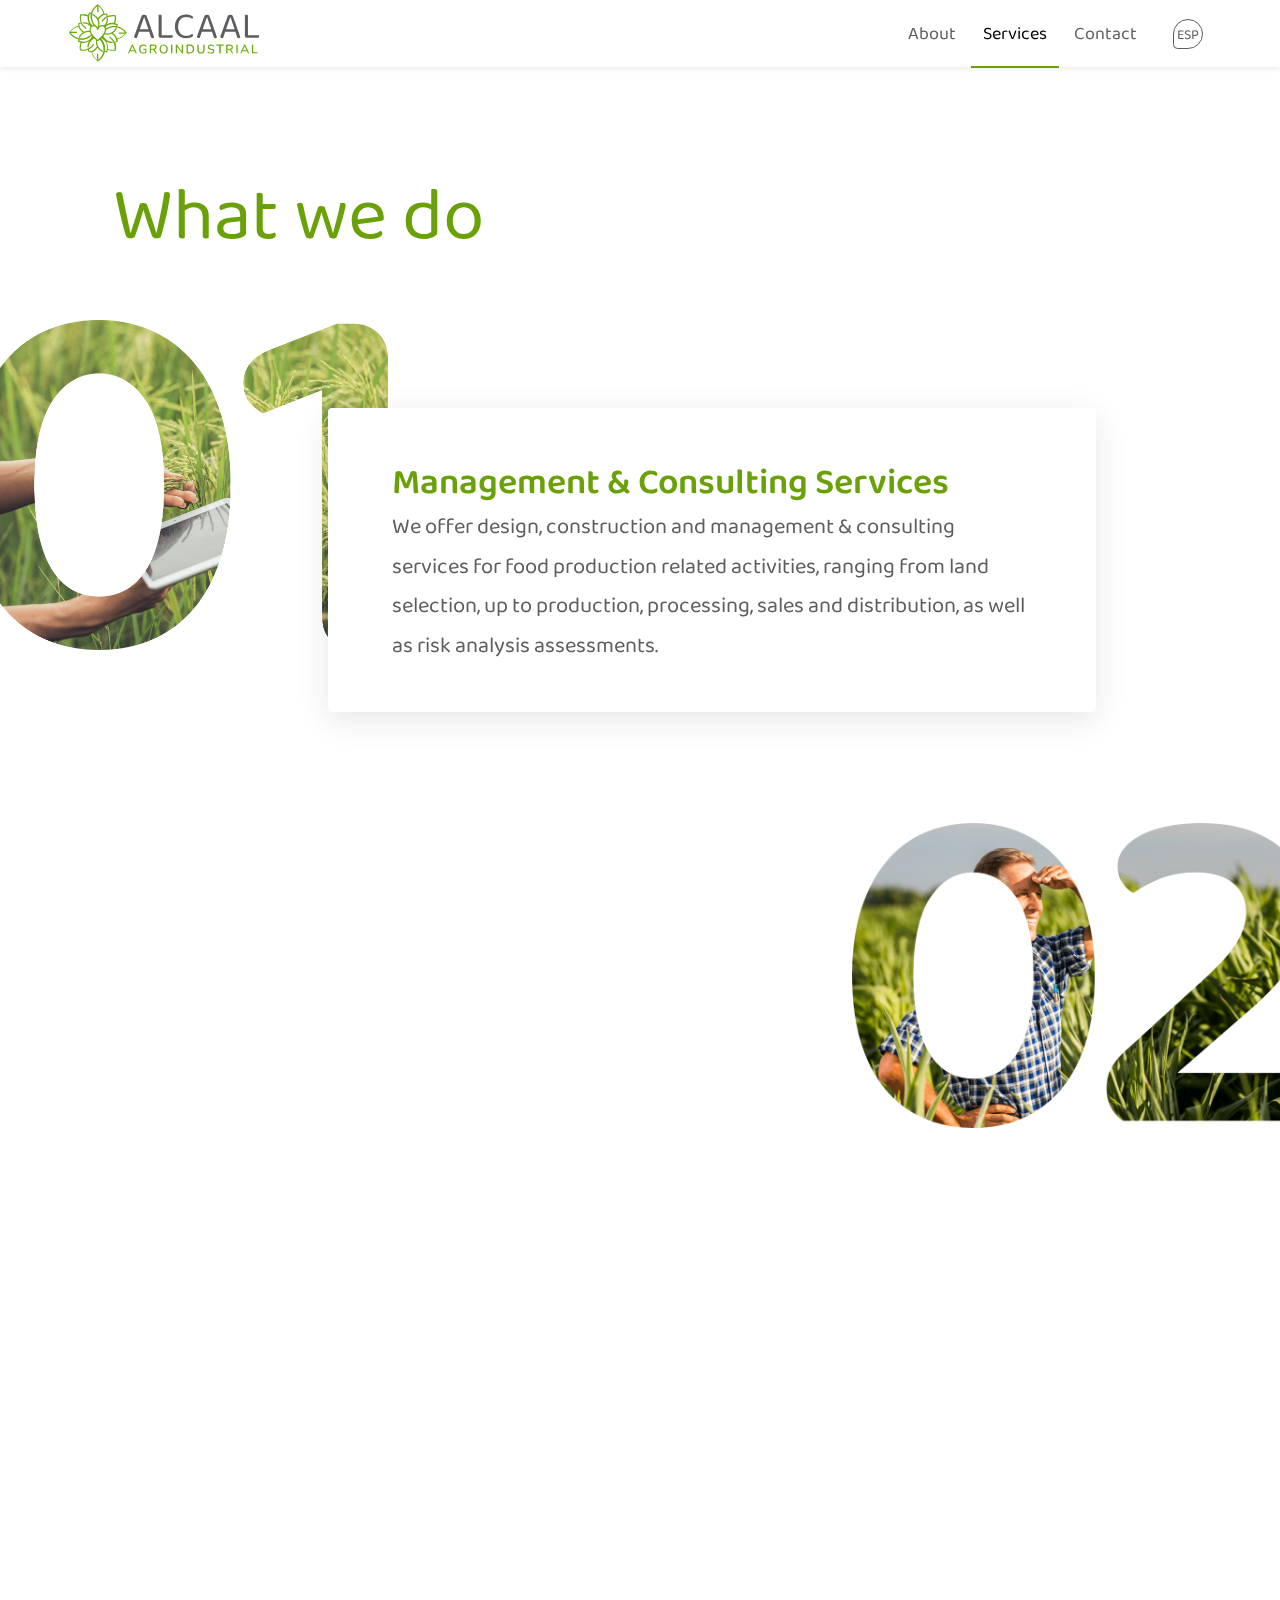
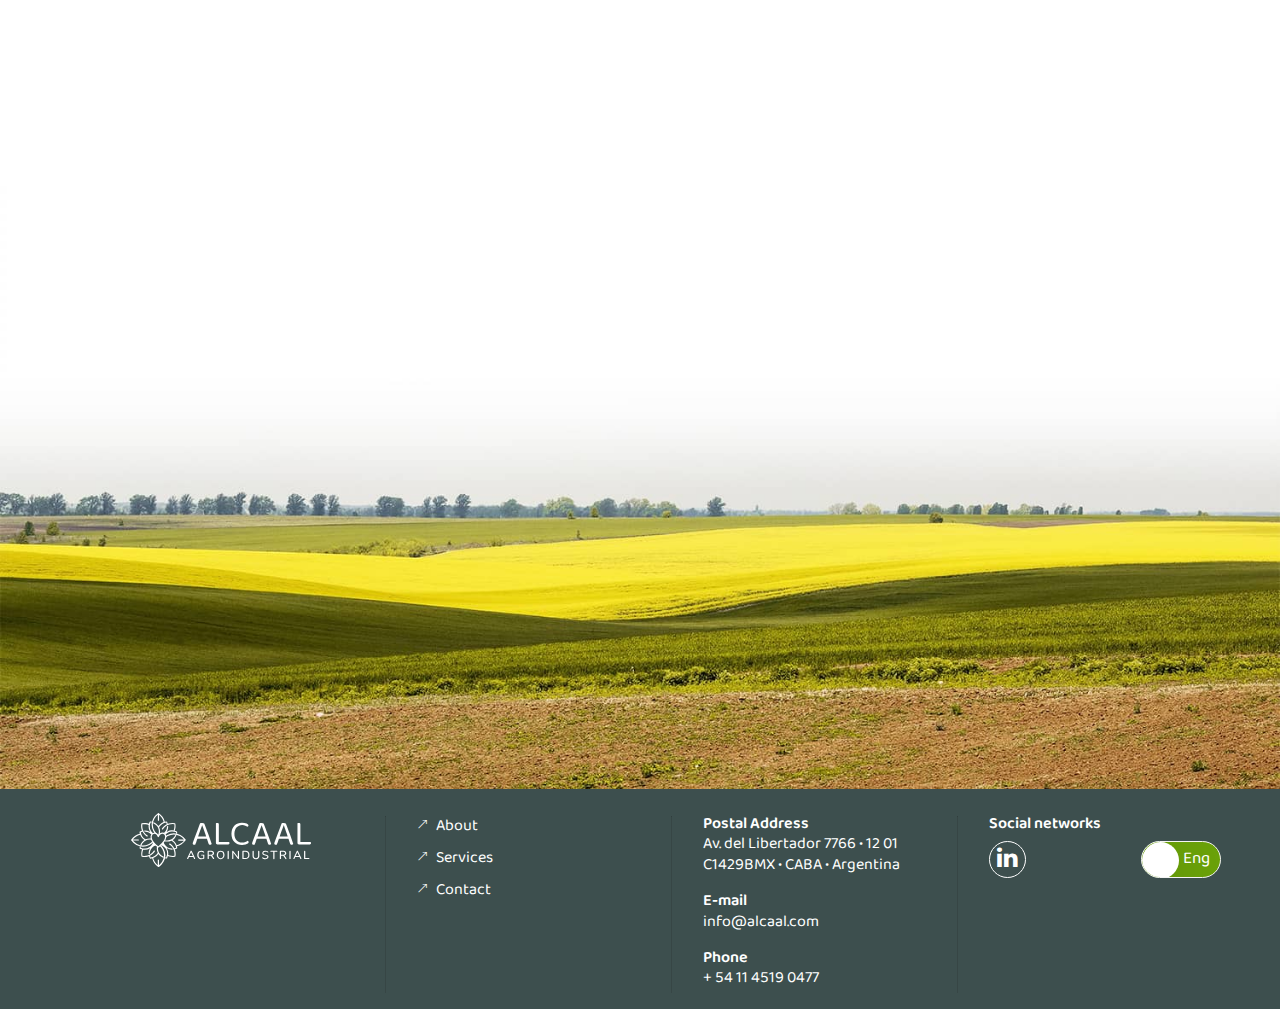
<file: Services.html>
<!DOCTYPE html>
<html lang="en">
<head>
    <meta charset="UTF-8">
    <meta http-equiv="X-UA-Compatible" content="IE=edge">
    <meta name="viewport" content="width=device-width, initial-scale=1, shrink-to-fit=no">
    <!-- Title -->
    <title>Alcaal Agro - Services</title>
    <!-- Favicon -->
    <link rel="icon" href="img/favicon/favicon.ico">
    <link rel="apple-touch-icon" href="img/favicon/apple-icon.png"/>
    <link rel="icon" type="image/png" sizes="192x192" href="img/favicon/favicon-192x192.png"/>
    <link rel="icon" type="image/png" sizes="96x96" href="img/favicon/favicon-96x96.png"/>
    <link rel="icon" type="image/png" sizes="32x32" href="img/favicon/favicon-32x32.png"/>
    <link rel="icon" type="image/png" sizes="16x16" href="img/favicon/favicon-16x16.png"/>
    <!-- Core Stylesheet -->
    <link rel="stylesheet" href="style.css">
    <link rel="stylesheet" href="css/more.css">
    <link rel="stylesheet" href="css/aos.css">
</head>
<body id="top">

    <!-- ***** Header Area Start ***** -->
    <header class="header-area">
        <!-- Main Header Start -->
        <div class="main-header-area2">
            <div class="classy-nav-container breakpoint-off">
                <!-- Classy Menu -->
                <nav class="classy-navbar justify-content-between" id="uzaNav">

                    <!-- Logo -->
                    <a class="nav-brand" href="index.html"><img class="logo-head" src="img/logo-color.svg" alt=""></a>

                    <!-- Navbar Toggler -->
                    <div class="classy-navbar-toggler">
                        <span class="navbarToggler"><span></span><span></span><span></span></span>
                    </div>

                    <!-- Menu -->
                    <div class="classy-menu">

                        <!-- Logo -->
                        <a class="brand-movil" href="index.html"><img src="img/logo-color.svg" alt="" width="150"></a>

                        <div class="classycloseIcon">
                            <div class="cross-wrap"><span class="top"></span><span class="bottom"></span></div>
                        </div>
                    <!-- Nav Start -->
                    <div class="classynav head-lang">
                      <ul id="nav">
                        <li class="dropdown has-megamenu head-lang">
                            <a key="item-1" class="item-menu meg-b" href="About.html">
                              <i class="arrow_right-up icon-link-m d-inline-block d-xl-none"></i>About</a>
                            <div class="dropdown-menu megamenu active-b">
                              <div class="row">                                
                                <div class="col-lg-5"></div>                                        
                                <div class="col megamenu-li-about">                                  
                                  <ul class="link">
                                      <li class="head-lang"><a key="item-1-a" class="link" href="About.html">
                                        <i class="arrow_right-up icon-zise mr-2"></i>About us</a></li>
                                      <li class="head-lang"><a key="item-1-b" class="link" href="About-team.html">
                                        <i class="arrow_right-up icon-zise mr-2"></i>Our Team</a></li>         
                                  </ul>
                                </div>
                              </div> 
                            </div>
                        </li>
                        <li class="head-lang"><a key="item-2" class="item-menu mega-item" href="Services.html">
                            <i class="arrow_right-up icon-link-m d-inline-block d-xl-none"></i>Services</a></li>
                        <li class="head-lang"><a key="item-3" class="item-menu" href="Contact.html">
                            <i class="arrow_right-up icon-link-m d-inline-block d-xl-none"></i>Contact</a></li>

                      </ul>
                            <div class="lang-b ml-4 d-none d-xl-flex"key="btn-lang">
                                <a id="lang" class="btn uza-btn btn-lang langClass" data-lang="es">ESP</a>
                            </div>
                        
                        <div class="d-block d-xl-none check-lang">
                            <hr class="mb-4" >
                            <label class="switch-lang" key="check-l">
                              <input class="langClass" type="checkbox" data-lang="es"><div></div>
                            </label>
                            <hr class="mt-4" >
                        </div>
                    </div>
                    <!-- Nav End -->
                    </div>
                </nav>
            </div>
        </div>
    </header>
    <!-- ***** Header Area End ***** -->

    <!-- ***** Welcome Area Start ***** -->
    <section class="services-area padd-service">
        <div class="container justify-content-center">
          <div class="row">
              <div class="col-12 col-md-10 col-lg-10">
                  <div class="nl-content Services-lang">
                    <h2 key="text-title" data-aos="fade-right">What we do</h2>
                  </div> 
              </div>                 
          </div>          
        </div>
    </section>
    <!-- ***** Welcome Area End ***** -->


    <!-- ***** Area Start ***** -->
    <section class="services-area padd-serv">        
        <div class="container">
            <div class="row align-items-center justify-content-center my-5 sec-1">
                <!-- img Content -->
                <div><img src="img/core-img/num-1.png" class="img-serv img-01" data-aos="fade-right" data-aos-delay="200"></div> 
                <!-- text Content -->
                <div class="col-12 col-md-11 col-lg-11">                    
                    <div class="card" data-aos="fade-left" data-aos-delay="400">
                        <div class="card-body Services-lang ">
                          <h2 key="card-title-1">Management & Consulting Services</h2>
                          <p key="card-parrafo-1">We offer design, construction and management & consulting services for food production related activities, ranging from land selection, up to production, processing, sales and distribution, as well as risk analysis assessments.</p>
                        </div>
                    </div>
                </div>  
            </div>
            
            <div class="row align-items-center justify-content-between sec-2">                
                <!-- text Content -->
                <div class="col-12 col-md-11 col-lg-11">                    
                    <div class="card" data-aos="fade-right" data-aos-delay="200">
                        <div class="card-body Services-lang">
                          <h2 key="card-title-2">Agricultural development</h2>
                          <p key="card-parrafo-2">According to the International Development Asociation, agricultural development is one of the most powerful tools to end extreme poverty, boost shared prosperity and feed a projected 9.7 billion people by 2050.</p>
                          <p key="card-parrafo-2a" class="mini">Growth in the agriculture sector is two to four times more effective in raising incomes among the poorest compared to other sectors.</p>
                          <p key="card-parrafo-2b" class="mini">Our professional team has developed agriculture related studies and projects in various fields of action.</p>
                        </div>
                    </div>
                </div>
                <!-- img Content -->
                <div><img src="img/core-img/num-2.png" class="img-serv img-02" data-aos="fad-left" data-aos-delay="400"></div>  
            </div>

            <div class="row align-items-center justify-content-between sec-3">
                <!-- img Content -->
                <div><img src="img/core-img/num-3.png" class="img-serv img-03" data-aos="fade-right" data-aos-delay="200"></div>
                <!-- text Content -->  
                <div class="col-12 col-md-11 col-lg-11">                    
                    <div class="card" data-aos="fade-left" data-aos-delay="400">
                        <div class="card-body Services-lang">
                          <h2 key="card-title-3">Project Engineering</h2>
                          <p key="card-parrafo-3">Our Project Engineering business unit is comprised of a team of specialists with over 40 years of experiences in the design, construction and operation of agro-industrial complexes: grain processing and storage, oil extraction and agricultural ports, amongst others.</p>
                        </div>
                    </div>
                </div>                             
            </div>    
        </div>
    </section>
    <!-- ***** Area End ***** -->

    <!-- ***** Sec-footer Area Start ***** -->
    <section class="sec-footer-area">
        <div class="container">
            <div class="row align-items-center justify-content-center">
                <!-- Sec-footer Content -->
                <div class="col-12 col-md-8 col-lg-8">
                    <div class="nl-content mb-80 Project">
                        <h2 data-aos="fade-up" data-aos-delay="200" key="text-title">¿Do you have a project?</h2>                       
                        <a data-aos="fade-up" data-aos-delay="400" href="Contact.html" class="btn uza-btn btn-2 btn-bold mbot" key="btn"><i class="arrow_right-up icon-zise mr-2"></i>LET’S TALK</a>
                    </div>
                </div>                
            </div>            
        </div>
    </section>
    <!-- ***** Sec-footer Area End ***** -->
    
    <!-- ***** Footer Area Start ***** -->
    <footer class="footer-area">
        <div class="container">
            <div class="row justify-content-between d-flex d-xl-none">
              <div class="col-5 col-sm-4 col-lg-3">
                    <img src="img/logo-white.svg" alt="" width="180">
              </div>
              <div class="col-6 col-sm-5 col-lg-2">
                <div class="single-footer-widget">                      
                    <div class="row footer-social-info mb-4 text-right footer check-lang"> 
                        <p key="text-sn-mov" class="sub mb-2 mr-2">Social<br>networks</p>                           
                        <a href="#"><i class="fa fa-linkedin"></i></a>       
                        <label class="switch-lang-foo" key="check-l">
                            <input class="langClass" type="checkbox" data-lang="es"><div></div>
                        </label>                     
                    </div>
                </div>
              </div> 
            </div>
            <div class="row justify-content-center">
                <!-- Single Footer Widget -->
                <div class="col-5 col-sm-4 col-lg-3 d-none d-xl-block">
                    <img src="img/logo-white.svg" alt="" width="180">
                </div>                
                <hr class="footer-line d-none d-xl-flex">
                <!-- Single Footer Widget -->
                <div class="col-5 col-sm-4 col-lg-3">
                    <div class="single-footer-widget">
                        <!-- Nav -->
                        <nav>
                            <ul class="our-link">
                                <li class="footer"><i class="arrow_right-up icon-zise mr-2"></i>
                                  <a key="link-text-1" href="About.html">About</a></li>
                                <li class="footer"><i class="arrow_right-up icon-zise mr-2"></i>
                                  <a key="link-text-2" href="Services.html">Services</a></li>
                                <li class="footer"><i class="arrow_right-up icon-zise mr-2"></i>
                                  <a key="link-text-3" href="Contact.html">Contact</a></li>
                            </ul>
                        </nav>
                    </div>
                </div>
                <hr class="footer-line">          
                <!-- Single Footer Widget -->
                <div class="col-5 col-sm-4 col-lg-3">
                  <div class="single-footer-widget">                        
                        <!-- Footer Content -->
                        <div class="footer-content mb-15 footer">
                            <p key="info-text-1" class="sub">Postal Address</p>
                            <p>Av. del Libertador 7766 • 12  01<br> C1429BMX • CABA • Argentina</p>
                        </div>
                        <div class="footer-content mb-15">
                            <p class="sub">E-mail</p>
                            <p>info@alcaal.com</p>
                        </div>
                        <div class="footer-content mb-15 footer">
                            <p key="info-text-2" class="sub">Phone</p>
                            <p>+ 54 11 4519 0477</p>
                        </div>
                  </div>
                </div>
                <hr class="footer-line d-none d-xl-flex">
                <!-- Single Footer Widget -->
                <div class="col-5 col-sm-4 col-lg-2 d-none d-xl-flex">
                    <div class="single-footer-widget">                      
                        <div class="footer-social-info mb-4 footer check-lang"> 
                            <p key="text-sn" class="sub mb-2">Social networks</p>                           
                            <a href="#"><i class="fa fa-linkedin"></i></a>       
                            <label class="switch-lang-foo" key="check-l">
                              <input class="langClass" type="checkbox" data-lang="es"><div></div>
                            </label>                     
                        </div>

                    </div>
                </div> 
            </div>
        </div>
    </footer>
    <!-- ***** Footer Area End ***** -->

    <!-- ******* All JS Files ******* -->
    <!-- jQuery js -->
    <script src="https://code.jquery.com/jquery-3.5.1.min.js" ></script>
    <script src="js/langChange.js"></script>
    <script src="js/jquery.min.js"></script>    
    <script src="js/jquery.easing.min.js"></script>
    <!-- Popper js -->
    <script src="js/popper.min.js"></script>
    <!-- Bootstrap js -->
    <script src="js/bootstrap.min.js"></script>
    <!-- All js -->
    <script src="js/uza.bundle.js"></script>
    <!-- Active js -->
    <script src="js/default-assets/active.js"></script>
    <script src="js/aos.js"></script>

    <!-- Initialize AOS -->
    <script>
      AOS.init({
          easing: 'ease-in-out-sine',
          duration: 900,
          once: true
        });
    </script>
</body>

</html>
</file>
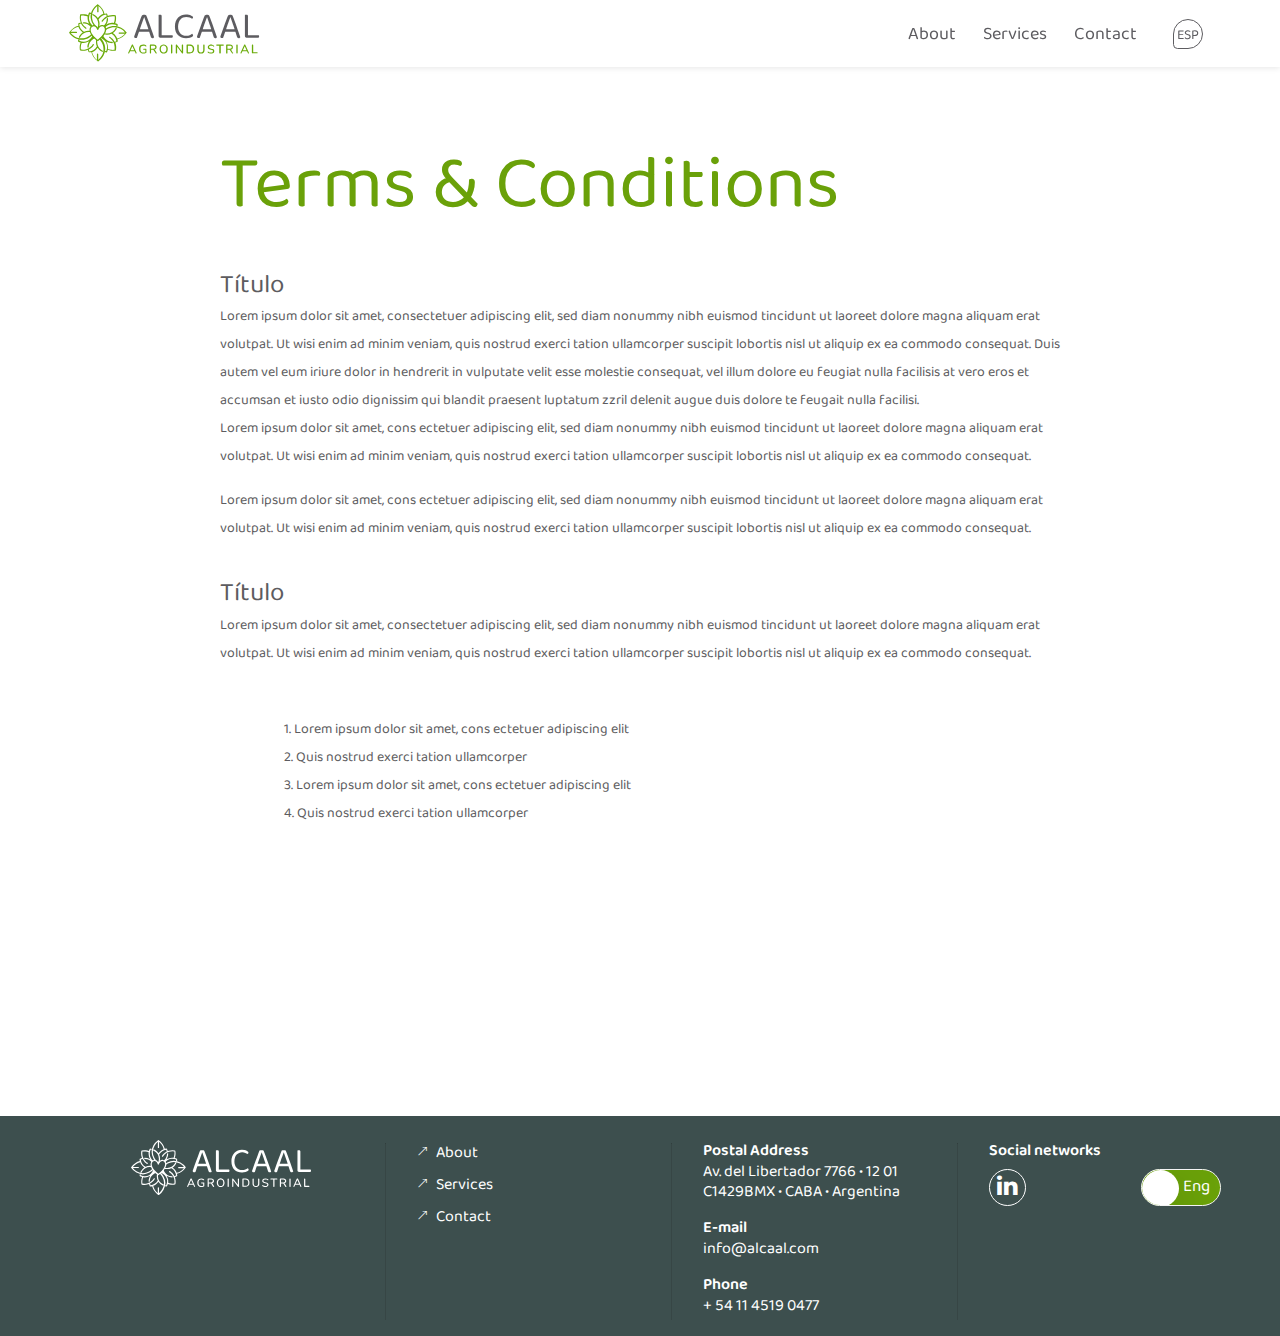
<file: terms-and-conditions.html>
<!DOCTYPE html>
<html lang="en">
<head>
    <meta charset="UTF-8">
    <meta http-equiv="X-UA-Compatible" content="IE=edge">
    <meta name="viewport" content="width=device-width, initial-scale=1, shrink-to-fit=no">
    <!-- Title -->
    <title>Alcaal Agro</title>
    <!-- Favicon -->
    <link rel="icon" href="img/favicon/favicon.ico">
    <link rel="apple-touch-icon" href="img/favicon/apple-icon.png"/>
    <link rel="icon" type="image/png" sizes="192x192" href="img/favicon/favicon-192x192.png"/>
    <link rel="icon" type="image/png" sizes="96x96" href="img/favicon/favicon-96x96.png"/>
    <link rel="icon" type="image/png" sizes="32x32" href="img/favicon/favicon-32x32.png"/>
    <link rel="icon" type="image/png" sizes="16x16" href="img/favicon/favicon-16x16.png"/>
    <!-- Core Stylesheet -->
    <link rel="stylesheet" href="style.css">
    <link rel="stylesheet" href="css/more.css">
    <link rel="stylesheet" href="css/aos.css">
</head>
<body id="top">

    <!-- ***** Header Area Start ***** -->
    <header class="header-area">
        <!-- Main Header Start -->
        <div class="main-header-area2">
            <div class="classy-nav-container breakpoint-off">
                <!-- Classy Menu -->
                <nav class="classy-navbar justify-content-between" id="uzaNav">

                    <!-- Logo -->
                    <a class="nav-brand" href="index.html"><img class="logo-head" src="img/logo-color.svg" alt=""></a>

                    <!-- Navbar Toggler -->
                    <div class="classy-navbar-toggler">
                        <span class="navbarToggler"><span></span><span></span><span></span></span>
                    </div>

                    <!-- Menu -->
                    <div class="classy-menu">

                        <!-- Logo -->
                        <a class="brand-movil" href="index.html"><img src="img/logo-color.svg" alt="" width="150"></a>

                        <div class="classycloseIcon">
                            <div class="cross-wrap"><span class="top"></span><span class="bottom"></span></div>
                        </div>
                    <!-- Nav Start -->
                    <div class="classynav head-lang">
                      <ul id="nav">
                        <li class="dropdown has-megamenu head-lang">
                            <a key="item-1" class="item-menu meg-b" href="About.html">
                              <i class="arrow_right-up icon-link-m d-inline-block d-xl-none"></i>About</a>
                            <div class="dropdown-menu megamenu active-b">
                              <div class="row">                                
                                <div class="col-lg-5"></div>                                        
                                <div class="col megamenu-li-about">                                  
                                  <ul class="link">
                                      <li class="head-lang"><a key="item-1-a" class="link" href="About.html">
                                        <i class="arrow_right-up icon-zise mr-2"></i>About us</a></li>
                                      <li class="head-lang"><a key="item-1-b" class="link" href="About-team.html">
                                        <i class="arrow_right-up icon-zise mr-2"></i>Our Team</a></li>         
                                  </ul>
                                </div>
                              </div> 
                            </div>
                        </li>
                        <li class="head-lang"><a key="item-2" class="item-menu" href="Services.html">
                            <i class="arrow_right-up icon-link-m d-inline-block d-xl-none"></i>Services</a></li>
                        <li class="head-lang"><a key="item-3" class="item-menu" href="Contact.html">
                            <i class="arrow_right-up icon-link-m d-inline-block d-xl-none"></i>Contact</a></li>

                      </ul>
                            <div class="lang-b ml-4 d-none d-xl-flex" key="btn-lang">
                                <a id="lang" class="btn uza-btn btn-lang langClass" data-lang="es">ESP</a>
                            </div>
                        
                        <div class="d-block d-xl-none check-lang">
                            <hr class="mb-4" >
                            <label class="switch-lang" key="check-l">
                              <input class="langClass" type="checkbox" data-lang="es"><div></div>
                            </label>
                            <hr class="mt-4" >
                        </div>
                    </div>
                    <!-- Nav End -->
                    </div>
                </nav>
            </div>
        </div>
    </header>
    <!-- ***** Header Area End ***** -->

    <!-- ***** Term&cond Area Start ***** -->
    <section class="legal-area audana-area">     
        <div class="container mb-50">
            <div class="row align-items-center">
                <div class="col">                    
                    <div class="legal-content mb-80">
                        <h2 key="title">Terms & Conditions</h2>

                        <h4 key="sub-title">Título</h4>                     

                        <p>Lorem ipsum dolor sit amet, consectetuer adipiscing elit, sed diam nonummy nibh euismod tincidunt ut laoreet dolore magna aliquam erat volutpat. Ut wisi enim ad minim veniam, quis nostrud exerci tation ullamcorper suscipit lobortis nisl ut aliquip ex ea commodo consequat. Duis autem vel eum iriure dolor in hendrerit in vulputate velit esse molestie consequat, vel illum dolore eu feugiat nulla facilisis at vero eros et accumsan et iusto odio dignissim qui blandit praesent luptatum zzril delenit augue duis dolore te feugait nulla facilisi.<br>
                        Lorem ipsum dolor sit amet, cons ectetuer adipiscing elit, sed diam nonummy nibh euismod tincidunt ut laoreet dolore magna aliquam erat volutpat. Ut wisi enim ad minim veniam, quis nostrud exerci tation ullamcorper suscipit lobortis nisl ut aliquip ex ea commodo consequat.</p>

                        <p>Lorem ipsum dolor sit amet, cons ectetuer adipiscing elit, sed diam nonummy nibh euismod tincidunt ut laoreet dolore magna aliquam erat volutpat. Ut wisi enim ad minim veniam, quis nostrud exerci tation ullamcorper suscipit lobortis nisl ut aliquip ex ea commodo consequat.</p>

                        <h4 key="sub-title">Título</h4>

                        <p>Lorem ipsum dolor sit amet, consectetuer adipiscing elit, sed diam nonummy nibh euismod tincidunt ut laoreet dolore magna aliquam erat volutpat. Ut wisi enim ad minim veniam, quis nostrud exerci tation ullamcorper suscipit lobortis nisl ut aliquip ex ea commodo consequat.</p>

                        <div class="content">  
                          <ul class="our-link">
                            <li>1. Lorem ipsum dolor sit amet, cons ectetuer adipiscing elit</li>
                            <li>2. Quis nostrud exerci tation ullamcorper</li>
                            <li>3. Lorem ipsum dolor sit amet, cons ectetuer adipiscing elit</li>
                            <li>4. Quis nostrud exerci tation ullamcorper</li>
                            
                          </ul>
                        </div> 

                    </div>
                </div>      
            </div>        
        </div>
    </section>
    <!-- ***** Term&cond Area End ***** -->

    <!-- ***** Footer Area Start ***** -->
    <footer class="footer-area">
        <div class="container">
            <div class="row justify-content-between d-flex d-xl-none">
              <div class="col-5 col-sm-4 col-lg-3">
                    <img src="img/logo-white.svg" alt="" width="180">
              </div>
              <div class="col-6 col-sm-5 col-lg-2">
                <div class="single-footer-widget">                      
                    <div class="row footer-social-info mb-4 text-right footer check-lang"> 
                        <p key="text-sn-mov" class="sub mb-2 mr-2">Social<br>networks</p>                           
                        <a href="#"><i class="fa fa-linkedin"></i></a>       
                        <label class="switch-lang-foo" key="check-l">
                            <input class="langClass" type="checkbox" data-lang="es"><div></div>
                        </label>                     
                    </div>
                </div>
              </div> 
            </div>
            <div class="row justify-content-center">
                <!-- Single Footer Widget -->
                <div class="col-5 col-sm-4 col-lg-3 d-none d-xl-block">
                    <img src="img/logo-white.svg" alt="" width="180">
                </div>                
                <hr class="footer-line d-none d-xl-flex">
                <!-- Single Footer Widget -->
                <div class="col-5 col-sm-4 col-lg-3">
                    <div class="single-footer-widget">
                        <!-- Nav -->
                        <nav>
                            <ul class="our-link">
                                <li class="footer"><i class="arrow_right-up icon-zise mr-2"></i>
                                  <a key="link-text-1" href="About.html">About</a></li>
                                <li class="footer"><i class="arrow_right-up icon-zise mr-2"></i>
                                  <a key="link-text-2" href="Services.html">Services</a></li>
                                <li class="footer"><i class="arrow_right-up icon-zise mr-2"></i>
                                  <a key="link-text-3" href="Contact.html">Contact</a></li>
                            </ul>
                        </nav>
                    </div>
                </div>
                <hr class="footer-line">          
                <!-- Single Footer Widget -->
                <div class="col-5 col-sm-4 col-lg-3">
                  <div class="single-footer-widget">                        
                        <!-- Footer Content -->
                        <div class="footer-content mb-15 footer">
                            <p key="info-text-1" class="sub">Postal Address</p>
                            <p>Av. del Libertador 7766 • 12  01<br> C1429BMX • CABA • Argentina</p>
                        </div>
                        <div class="footer-content mb-15">
                            <p class="sub">E-mail</p>
                            <p>info@alcaal.com</p>
                        </div>
                        <div class="footer-content mb-15 footer">
                            <p key="info-text-2" class="sub">Phone</p>
                            <p>+ 54 11 4519 0477</p>
                        </div>
                  </div>
                </div>
                <hr class="footer-line d-none d-xl-flex">
                <!-- Single Footer Widget -->
                <div class="col-5 col-sm-4 col-lg-2 d-none d-xl-flex">
                    <div class="single-footer-widget">                      
                        <div class="footer-social-info mb-4 footer check-lang"> 
                            <p key="text-sn" class="sub mb-2">Social networks</p>                           
                            <a href="#"><i class="fa fa-linkedin"></i></a>       
                            <label class="switch-lang-foo" key="check-l">
                              <input class="langClass" type="checkbox" data-lang="es"><div></div>
                            </label>                     
                        </div>

                    </div>
                </div> 
            </div>
        </div>
    </footer>
    <!-- ***** Footer Area End ***** -->

    <!-- ******* All JS Files ******* -->
    <!-- jQuery js -->
    <script src="https://code.jquery.com/jquery-3.5.1.min.js" ></script>
    <script src="js/langChange.js"></script>
    <script src="js/jquery.min.js"></script>    
    <script src="js/jquery.easing.min.js"></script>    
    <script src="js/jquery.validate.js"></script>

    <!-- Popper js -->
    <script src="js/popper.min.js"></script>
    <!-- Bootstrap js -->
    <script src="js/bootstrap.min.js"></script>
    <!-- All js -->
    <script src="js/uza.bundle.js"></script>
    <!-- Active js -->
    <script src="js/default-assets/active.js"></script>
    <script src="js/validator-contact.js"></script>
    <script src="js/aos.js"></script>

    <!-- Initialize AOS -->
    <script>
      AOS.init({
          easing: 'ease-in-out-sine',
          duration: 1000,
          once: true
        });
    </script>
</body>

</html>
</file>
<file: style.css>
/* *********************************************

/* Import Fonts & All CSS */
@import url("https://fonts.googleapis.com/css2?family=Baloo+Chettan+2:wght@400;500;600;700;800&display=swap");
@import url(css/bootstrap.min.css);
@import url(css/animate.css);
@import url(css/classy-nav.css);
@import url(css/owl.carousel.min.css);
@import url(css/font-awesome.min.css);
@import url(css/style.css);
@import url(css/more.css);
@import url(css/slider.css);
/* :: 1.0 Reboot CSS */
* {
  margin: 0;
  padding: 0; }

body {
  font-family: "Baloo Chettan 2", cursive;
  font-weight: 400;
  font-size: 14px;
  overflow-x: hidden; }

h1,
h2,
h3,
h4,
h5,
h6 {
  font-family: "Baloo Chettan 2", cursive;
  color: #5D5C60;
  line-height: 1.4;
  font-weight: 600; }

a,
a:active,
a:focus,
a:hover {
  font-family: "Baloo Chettan 2", cursive;
  color: #5D5C60;
  text-decoration: none;
  -webkit-transition-duration: 500ms;
  -o-transition-duration: 500ms;
  transition-duration: 500ms;
  outline: none;
  font-size: 16px;
  font-weight: 600; }

li {
  list-style: none; }

p {
  line-height: 2;
  color: #5D5C60;
  font-size: 16px;
  font-weight: normal; }

img {
  max-width: 100%;
  height: auto; }

ul {
  margin: 0;
  padding: 0; }
  ul li {
    margin: 0;
    padding: 0; }

.bg-overlay {
  position: relative;
  z-index: 1; }
  .bg-overlay::after {
    position: absolute;
    content: "";
    height: 100%;
    width: 100%;
    top: 0;
    left: 0;
    z-index: -1;
    background-color: rgba(0, 0, 0, 0.5); }

.bg-img {
  background-position: center center;
  background-size: cover;
  background-repeat: no-repeat; }

.jarallax {
  position: relative;
  z-index: 0; }
  .jarallax > .jarallax-img {
    position: absolute;
    object-fit: cover;
    font-family: 'object-fit: cover';
    top: 0;
    left: 0;
    width: 100%;
    height: 100%;
    z-index: -1; }

.mfp-iframe-holder .mfp-close {
  top: 0;
  width: 30px;
  height: 30px;
  background-color: #6AA109;
  text-align: center;
  right: 0;
  padding-right: 0;
  line-height: 32px; }

.bg-transparent {
  background-color: transparent !important; }

.bg-gray {
  background-color: #3D4F4E !important; }

textarea:focus,
input:focus {
  outline: none; }

/* :: 2.0 Spacing CSS */
.mt-15 {
  margin-top: 15px; }

.mt-30 {
  margin-top: 30px; }

.mt-40 {
  margin-top: 40px; }

.mt-50 {
  margin-top: 50px; }

.mt-70 {
  margin-top: 70px; }

.mt-80 {
  margin-top: 80px; }

.mt-100 {
  margin-top: 100px; }

.mt-150 {
  margin-top: 150px; }

.mr-15 {
  margin-right: 15px; }

.mr-30 {
  margin-right: 30px; }

.mr-50 {
  margin-right: 50px; }

.mr-100 {
  margin-right: 100px; }

.mb-15 {
  margin-bottom: 15px; }

.mb-30 {
  margin-bottom: 30px; }

.mb-40 {
  margin-bottom: 40px; }

.mb-50 {
  margin-bottom: 50px; }

.mb-60 {
  margin-bottom: 60px; }

.mb-70 {
  margin-bottom: 70px; }

.mb-80 {
  margin-bottom: 80px; }

.mb-100 {
  margin-bottom: 100px; }

.ml-15 {
  margin-left: 15px; }

.ml-30 {
  margin-left: 30px; }

.ml-50 {
  margin-left: 50px; }

.ml-100 {
  margin-left: 100px; }

.pt-50 {
  padding-top: 50px !important; }

.section-padding-80 {
  padding-top: 80px;
  padding-bottom: 80px; }

.section-padding-0-80 {
  padding-top: 0;
  padding-bottom: 80px; }

.section-padding-80-0 {
  padding-top: 80px;
  padding-bottom: 0; }

/* :: 3.0 Preloader CSS */
#preloader {
  position: fixed;
  width: 100%;
  height: 100%;
  z-index: 99999;
  top: 0;
  left: 0;
  background-color: #ffffff;
  display: -webkit-box;
  display: -ms-flexbox;
  display: flex;
  -webkit-box-align: center;
  -ms-flex-align: center;
  align-items: center;
  -webkit-box-pack: center;
  -ms-flex-pack: center;
  justify-content: center; }

.wrapper {
  margin: auto;
  display: block; }

.cssload-loader {
  width: 49px;
  height: 49px;
  border-radius: 50%;
  display: inline-block;
  position: relative;
  vertical-align: middle;
  background: #6AA109; }

.cssload-loader,
.cssload-loader:after,
.cssload-loader:before {
  animation: 1.15s infinite ease-in-out;
  -o-animation: 1.15s infinite ease-in-out;
  -ms-animation: 1.15s infinite ease-in-out;
  -webkit-animation: 1.15s infinite ease-in-out;
  -moz-animation: 1.15s infinite ease-in-out; }

.cssload-loader:after,
.cssload-loader:before {
  width: 100%;
  height: 100%;
  border-radius: 50%;
  position: absolute;
  top: 0;
  left: 0; }

.cssload-loader {
  animation-name: cssload-loader;
  -o-animation-name: cssload-loader;
  -ms-animation-name: cssload-loader;
  -webkit-animation-name: cssload-loader;
  -moz-animation-name: cssload-loader; }

@keyframes cssload-loader {
  from {
    transform: scale(0);
    opacity: 1; }
  to {
    transform: scale(1);
    opacity: 0; } }
@-o-keyframes cssload-loader {
  from {
    -o-transform: scale(0);
    opacity: 1; }
  to {
    -o-transform: scale(1);
    opacity: 0; } }
@-ms-keyframes cssload-loader {
  from {
    -ms-transform: scale(0);
    opacity: 1; }
  to {
    -ms-transform: scale(1);
    opacity: 0; } }
@-webkit-keyframes cssload-loader {
  from {
    -webkit-transform: scale(0);
    opacity: 1; }
  to {
    -webkit-transform: scale(1);
    opacity: 0; } }
@-moz-keyframes cssload-loader {
  from {
    -moz-transform: scale(0);
    opacity: 1; }
  to {
    -moz-transform: scale(1);
    opacity: 0; } }
/* ::Backtotop*/
#scrollUp {
  bottom: 40px;
  font-size: 25px;
  line-height: 35px;
  right: 40px;
  width: 40px;
  background-color: #6AA109;
  color: #ffffff;
  text-align: center;
  height: 40px;
  -webkit-transition-duration: 500ms;
  -o-transition-duration: 500ms;
  transition-duration: 500ms;
  border-radius: 50%; }
  #scrollUp:hover {
    background-color: #000000;
    color: #ffffff; }
  @media only screen and (max-width: 767px) {
    #scrollUp {
      right: 30px;
      bottom: 30px; } }

/* :: 6.0 Buttons CSS */
.uza-btn {
  position: relative;
  z-index: 1;
  min-width: 160px;
  height: 50px;
  line-height: 50px;
  font-size: 16px;
  font-weight: 600;
  display: inline-block;
  padding: 0 30px;
  text-align: center;
  text-transform: capitalize;
  color: #6AA109;
  border: none;
  border-radius: 50px;
  background-color: #ffffff;
  -webkit-transition-duration: 500ms;
  -o-transition-duration: 500ms;
  transition-duration: 500ms; }
  .uza-btn:focus, .uza-btn:hover {
    background-color: #6AA109;
    color: #ffffff; }
  .uza-btn.btn-2 {
    background-color: #6AA109;
    color: #ffffff;
    min-width: 130px;
    height: 40px;
    line-height: 2.5; }
    .uza-btn.btn-2:focus, .uza-btn.btn-2:hover {
      background-color: #8FBC13;
      color: #ffffff; }
  .uza-btn.btn-3 {
    border: 2px solid #6AA109;
    line-height: 46px; }
  .uza-btn.btn-lang {
    min-width: 30px;
    height: 30px;
    border: 1px solid #ffffff;
    line-height: 2;
    padding: 0;
    font-size: 14px;
    font-weight: 400;
    color: #ffffff;
    border-radius: 50% 50% 50% 15%;
    background-color: transparent;
    box-shadow: none; }
  .uza-btn.btn-bold {
    height: 50px;
    line-height: 3.1; }

.btn {
  box-shadow: none !important; }

/* :: Group companies */
.group-companies-area {
  position: relative;
  z-index: 1;
  padding: 11% 10%; }
  @media only screen and (max-width: 767px) {
    .group-companies-area {
      padding-top: 10rem; } }
  .group-companies-area .a-content {
    position: relative;
    z-index: 1; }
    @media only screen and (max-width: 767px) {
      .group-companies-area .a-content {
        margin-bottom: 2rem; } }
    .group-companies-area .a-content h2 {
      font-size: 75px;
      display: block;
      font-weight: 400;
      margin-bottom: 1rem;
      color: #6AA109; }
      @media only screen and (max-width: 767px) {
        .group-companies-area .a-content h2 {
          font-size: 45px; } }
    .group-companies-area .a-content p {
      margin-bottom: 0;
      line-height: 1.5;
      font-size: 26px; }
      @media only screen and (max-width: 767px) {
        .group-companies-area .a-content p {
          font-size: 16px; } }
  .group-companies-area .card {
    border: none; }

/* :::: New Venture ::::*/
.venture-text {
  position: relative;
  z-index: 1; }
  @media only screen and (max-width: 767px) {
    .venture-text {
      padding-top: 50px; } }
  .venture-text h2 {
    font-size: 85px;
    display: block;
    margin-top: 6rem;
    color: #ffffff;
    font-weight: 400;
    line-height: 1.2; }
    @media only screen and (max-width: 767px) {
      .venture-text h2 {
        font-size: 60px; } }
  .venture-text h3 {
    font-size: 25px;
    color: #ffffff;
    margin-bottom: 30px;
    display: block;
    font-weight: 400; }
    @media only screen and (max-width: 767px) {
      .venture-text h3 {
        font-size: 17px;
        margin-bottom: 40px; } }

.NV-area {
  position: relative;
  z-index: 1;
  padding: 4% 10%;
  margin-left: 5%; }
  @media only screen and (max-width: 767px) {
    .NV-area {
      padding-top: 4rem;
      margin-left: 0; } }
  .NV-area .NV-content {
    position: relative;
    z-index: 1; }
    .NV-area .NV-content span.line {
      position: absolute;
      margin: -0.6rem 0 0 0;
      height: 3px;
      background-color: #6AA109;
      width: 55px;
      border-radius: 20%; }
    .NV-area .NV-content h2 {
      font-size: 40px;
      display: block;
      font-weight: 400;
      margin-bottom: 1rem;
      color: #5D5C60; }
      .NV-area .NV-content h2 span {
        color: #6AA109; }
      @media only screen and (max-width: 767px) {
        .NV-area .NV-content h2 {
          font-size: 25px; } }
    .NV-area .NV-content p {
      margin: 2rem 4rem 0 0;
      line-height: 2;
      font-size: 20px; }
      @media only screen and (min-width: 992px) and (max-width: 1199px) {
        .NV-area .NV-content p {
          font-size: 14px; } }
      @media only screen and (min-width: 768px) and (max-width: 991px) {
        .NV-area .NV-content p {
          font-size: 12px; } }
      @media only screen and (max-width: 767px) {
        .NV-area .NV-content p {
          font-size: 18px;
          line-height: 1.5;
          margin-right: 0; } }
    .NV-area .NV-content a {
      position: relative;
      z-index: 1;
      font-size: 18px;
      color: #5D5C60;
      font-weight: 400;
      text-decoration: underline;
      width: 55%; }
      @media only screen and (min-width: 992px) and (max-width: 1199px) {
        .NV-area .NV-content a {
          font-size: 14px; } }
      @media only screen and (max-width: 767px) {
        .NV-area .NV-content a {
          width: auto; } }
    .NV-area .NV-content a:hover {
      color: #6AA109; }
    .NV-area .NV-content .content {
      padding: 2rem 0 2rem 4rem; }
      @media only screen and (max-width: 767px) {
        .NV-area .NV-content .content {
          padding-left: 2%; } }
      .NV-area .NV-content .content .our-link li {
        position: relative;
        z-index: 1;
        font-size: 18px;
        color: #5D5C60;
        font-weight: normal;
        line-height: 2; }
        @media only screen and (min-width: 992px) and (max-width: 1199px) {
          .NV-area .NV-content .content .our-link li {
            font-size: 14px; } }
        @media only screen and (max-width: 767px) {
          .NV-area .NV-content .content .our-link li {
            width: auto; } }
        .NV-area .NV-content .content .our-link li i {
          color: #6AA109;
          font-size: 1rem;
          font-weight: 800;
          margin-right: 0.5rem; }

/* :: About */
.about-us-content {
  position: relative;
  z-index: 1;
  text-align: center; }
  @media only screen and (max-width: 767px) {
    .about-us-content {
      margin-bottom: 0; } }
  .about-us-content h2 {
    font-size: 48px;
    display: block;
    margin-bottom: 25px; }
    @media only screen and (min-width: 992px) and (max-width: 1199px) {
      .about-us-content h2 {
        font-size: 36px; } }
    @media only screen and (min-width: 768px) and (max-width: 991px) {
      .about-us-content h2 {
        font-size: 30px; } }
    @media only screen and (max-width: 767px) {
      .about-us-content h2 {
        font-size: 30px; } }

.about-us-area {
  position: relative;
  z-index: 1;
  padding: 3% 0; }
  @media only screen and (max-width: 767px) {
    .about-us-area {
      padding: 3% 5%;
      padding-bottom: 0; } }
  .about-us-area .about-bg-pattern {
    position: absolute;
    width: 40%;
    left: 0;
    bottom: 0;
    z-index: -1;
    height: 100%; }
    .about-us-area .about-bg-pattern img {
      height: 100%;
      width: auto; }

.uza-why-choose-us-area {
  position: relative;
  z-index: 1; }
  .uza-why-choose-us-area ul li {
    font-size: 16px;
    margin-bottom: 15px;
    color: #5D5C60;
    display: -webkit-box;
    display: -ms-flexbox;
    display: flex;
    -webkit-box-align: center;
    -ms-flex-align: center;
    align-items: center; }
    .uza-why-choose-us-area ul li i {
      color: #6AA109;
      margin-right: 15px; }
    .uza-why-choose-us-area ul li:last-child {
      margin-bottom: 0; }

.about-tab-area {
  position: relative;
  z-index: 1; }
  .about-tab-area .nav-tabs .nav-item {
    margin-bottom: 0; }
  .about-tab-area .nav-tabs .nav-link {
    position: relative;
    z-index: 1;
    letter-spacing: 2px;
    text-transform: uppercase;
    padding: 0 0 15px 0;
    border: none;
    margin-right: 30px;
    background-color: transparent; }
    @media only screen and (max-width: 767px) {
      .about-tab-area .nav-tabs .nav-link {
        letter-spacing: 1px;
        margin-right: 15px;
        font-size: 14px; } }
    .about-tab-area .nav-tabs .nav-link.active:after {
      content: '';
      position: absolute;
      bottom: -1px;
      left: 0;
      background-color: #6AA109;
      width: 100%;
      height: 2px; }

.phill-area-hero {
  padding-top: 9%;
  display: block; }

.about-area {
  position: relative;
  z-index: 1;
  padding: 3% 11%; }
  .about-area.padd-about {
    padding: 10rem 1.5rem;
    padding-left: 5rem;
    margin-bottom: 7rem;
    padding-bottom: 0; }
    @media only screen and (max-width: 767px) {
      .about-area.padd-about {
        padding: 13rem 1.5rem;
        overflow-x: hidden;
        margin-bottom: 0;
        padding-bottom: 4rem; } }
  .about-area.padd-team {
    padding: 10rem 1.5rem;
    padding-left: 5rem;
    margin-bottom: 5rem;
    padding-bottom: 0; }
    @media only screen and (max-width: 767px) {
      .about-area.padd-team {
        padding: 13rem 1.5rem;
        overflow-x: hidden;
        margin-bottom: 0;
        padding-bottom: 1rem; } }
  .about-area .img-lateral {
    width: 70%;
    position: absolute;
    z-index: 2;
    margin-top: -25rem;
    right: 0;
    margin-right: -20rem; }
    @media only screen and (max-width: 767px) {
      .about-area .img-lateral {
        width: 75%;
        margin-top: 0;
        margin-right: -6rem; } }
  .about-area .img-lateral-1 {
    width: 56%;
    position: absolute;
    z-index: 2;
    margin-top: -20rem;
    right: 0;
    margin-right: -20rem; }
    @media only screen and (max-width: 767px) {
      .about-area .img-lateral-1 {
        width: 75%;
        margin-top: 0;
        margin-right: -6rem; } }
  .about-area .img-lateral-2 {
    width: 30%;
    position: absolute;
    z-index: 2;
    margin-top: -18rem;
    right: 0;
    margin-right: 1rem; }
    @media only screen and (max-width: 767px) {
      .about-area .img-lateral-2 {
        width: 75%;
        margin-top: 0;
        margin-right: -6rem; } }
  .about-area .btn-about {
    margin-top: 3rem; }
    @media only screen and (max-width: 767px) {
      .about-area .btn-about {
        margin-top: 4rem; } }
  .about-area .contact-heading {
    position: relative;
    z-index: 1; }
    .about-area .contact-heading h5 {
      color: #5D5C60;
      line-height: 1.4;
      font-weight: 600;
      font-size: 15px; }
  .about-area .nl-content {
    position: relative;
    z-index: 1;
    width: 80%; }
    @media only screen and (max-width: 767px) {
      .about-area .nl-content {
        width: 100%; } }
    .about-area .nl-content h2 {
      font-size: 75px;
      display: block;
      font-weight: 400;
      margin-bottom: 0;
      color: #6AA109;
      margin-bottom: 2%; }
      .about-area .nl-content h2 span {
        color: #6AA109; }
      @media only screen and (max-width: 767px) {
        .about-area .nl-content h2 {
          font-size: 40px;
          margin-bottom: 1rem; } }
    .about-area .nl-content h3 {
      font-size: 26px;
      display: block;
      font-weight: 400;
      margin-bottom: 0;
      color: #5D5C60;
      margin-bottom: 3rem;
      margin-right: 9rem; }
      @media only screen and (max-width: 767px) {
        .about-area .nl-content h3 {
          font-size: 17px;
          margin-bottom: 1.5rem;
          margin-right: 0; } }
    .about-area .nl-content p {
      margin-bottom: 0;
      line-height: 2;
      padding-top: 1%;
      font-size: 14px;
      margin-right: 16rem; }
      @media only screen and (max-width: 767px) {
        .about-area .nl-content p {
          font-size: 14px;
          margin-right: 0;
          line-height: 1.5; } }
      .about-area .nl-content p.team {
        line-height: 1.5;
        font-size: 14px;
        margin-right: 15rem; }
        @media only screen and (max-width: 767px) {
          .about-area .nl-content p.team {
            font-size: 13px;
            margin-right: 0;
            line-height: 1.5; } }
      .about-area .nl-content p.margmov {
        margin-bottom: 1rem; }
    .about-area .nl-content .our-link li {
      position: relative;
      z-index: 1;
      font-size: 21px;
      color: #6AA109;
      font-weight: 800;
      line-height: 2; }
      @media only screen and (max-width: 767px) {
        .about-area .nl-content .our-link li {
          width: auto;
          font-size: 14px;
          font-weight: 600; } }
      .about-area .nl-content .our-link li i {
        color: #6AA109;
        font-size: 1rem;
        font-weight: 800;
        margin-right: 0.5rem; }
  @media only screen and (max-width: 767px) {
    .about-area {
      padding-bottom: 7rem;
      margin-top: -5rem; } }

/* :: About team */
.about-area-team {
  position: relative;
  z-index: 1;
  padding: 3% 11%; }
  .about-area-team.padd-team {
    padding: 4rem 0;
    margin-bottom: 7rem; }
    @media only screen and (max-width: 767px) {
      .about-area-team.padd-team {
        padding: 4rem 0 12rem 0;
        overflow-x: hidden;
        margin-bottom: 0; } }
  @media only screen and (max-width: 767px) {
    .about-area-team {
      padding-bottom: 7rem;
      margin-top: 0; } }

.item-team {
  padding: 1rem; }
  .item-team.it-4 {
    margin: 0 3rem; }
  @media only screen and (max-width: 767px) {
    .item-team {
      padding: 0; } }
  .item-team .card {
    -webkit-transition-duration: 500ms;
    -o-transition-duration: 500ms;
    transition-duration: 500ms;
    border: 0;
    border-radius: 0.25rem;
    border-radius: 1rem;
    width: 15rem;
    margin: 1rem 2rem;
    -webkit-transform: scale(1);
    -ms-transform: scale(1);
    transform: scale(1); }
    @media only screen and (max-width: 767px) {
      .item-team .card {
        margin-bottom: 3rem; } }
    .item-team .card img {
      border-top-left-radius: calc(1rem - 1px);
      border-top-right-radius: calc(1rem - 1px); }
    .item-team .card .card-body h5 {
      font-size: 20px;
      font-weight: 400;
      margin: 0;
      color: #5D5C60;
      line-height: 1; }
    .item-team .card .card-body p {
      font-size: 16px;
      line-height: 1;
      margin-top: 0.5rem; }
    .item-team .card .card-footer {
      background-color: transparent;
      border-top: none; }
      .item-team .card .card-footer span.line {
        position: absolute;
        margin: -1rem 0 0 0;
        height: 3px;
        background-color: #6AA109;
        width: 45px;
        border-radius: 20%; }
      .item-team .card .card-footer a {
        display: inline-block;
        color: #6AA109;
        font-size: 25px;
        margin-right: 10px;
        width: 45px;
        height: 45px;
        text-align: center;
        border-radius: 50%;
        line-height: 40px; }
        @media only screen and (min-width: 992px) and (max-width: 1199px) {
          .item-team .card .card-footer a {
            width: 30px;
            height: 30px;
            line-height: 30px;
            font-size: 14px; } }
        @media only screen and (max-width: 767px) {
          .item-team .card .card-footer a {
            font-size: 24px;
            margin-right: auto;
            width: 35px;
            height: 35px;
            line-height: 30px; } }
    .item-team .card:focus, .item-team .card:hover {
      -webkit-box-shadow: 0 6px 50px 8px rgba(0, 0, 0, 0.1);
      box-shadow: 0 6px 50px 8px rgba(0, 0, 0, 0.1);
      -webkit-transform: scale(1.05);
      -ms-transform: scale(1.05);
      transform: scale(1.05);
      z-index: 20; }

.single-team-slide {
  position: relative;
  z-index: 1;
  margin-bottom: 50px; }
  .single-team-slide img {
    position: relative;
    z-index: 1;
    width: 100%; }
  .single-team-slide .overlay-effect {
    -webkit-transition-duration: 500ms;
    -o-transition-duration: 500ms;
    transition-duration: 500ms;
    position: absolute;
    width: 100%;
    height: 100%;
    top: 0;
    left: 0;
    z-index: 20;
    background-color: rgba(231, 242, 253, 0.9);
    padding: 40px 30px;
    opacity: 0;
    visibility: hidden; }
    @media only screen and (min-width: 992px) and (max-width: 1199px) {
      .single-team-slide .overlay-effect {
        padding: 30px; } }
    @media only screen and (max-width: 767px) {
      .single-team-slide .overlay-effect {
        padding: 30px; } }
    .single-team-slide .overlay-effect h6 {
      font-size: 14px;
      color: #6AA109;
      margin-bottom: 5px;
      text-transform: uppercase; }
    .single-team-slide .overlay-effect h4 {
      display: block;
      margin-bottom: 10px;
      font-weight: 600; }
      @media only screen and (max-width: 767px) {
        .single-team-slide .overlay-effect h4 {
          margin-bottom: 5px;
          font-size: 20px; } }
    .single-team-slide .overlay-effect p {
      margin-bottom: 0;
      line-height: 1.6; }
      @media only screen and (max-width: 767px) {
        .single-team-slide .overlay-effect p {
          font-size: 14px; } }
  .single-team-slide .team-social-info {
    -webkit-transition-duration: 500ms;
    -o-transition-duration: 500ms;
    transition-duration: 500ms;
    position: absolute;
    bottom: 40px;
    left: 80px;
    z-index: 100;
    visibility: hidden;
    opacity: 0; }
    @media only screen and (min-width: 992px) and (max-width: 1199px) {
      .single-team-slide .team-social-info {
        bottom: 30px; } }
    @media only screen and (max-width: 767px) {
      .single-team-slide .team-social-info {
        bottom: 30px; } }
    .single-team-slide .team-social-info a {
      display: inline-block;
      color: #ffffff;
      margin-right: 5px;
      background-color: #6AA109;
      width: 40px;
      height: 40px;
      border-radius: 20px;
      text-align: center;
      line-height: 40px; }
      .single-team-slide .team-social-info a.facebook {
        background-color: #4c60ac; }
      .single-team-slide .team-social-info a.twitter {
        background-color: #00bae3; }
      .single-team-slide .team-social-info a.pinterest {
        background-color: #d91a18; }
      .single-team-slide .team-social-info a.instagram {
        background-color: #0085d7; }
      .single-team-slide .team-social-info a.youtube {
        background-color: #e20000; }
      @media only screen and (min-width: 992px) and (max-width: 1199px) {
        .single-team-slide .team-social-info a {
          width: 30px;
          height: 30px;
          line-height: 30px;
          font-size: 14px; } }
      @media only screen and (max-width: 767px) {
        .single-team-slide .team-social-info a {
          width: 30px;
          height: 30px;
          line-height: 30px;
          font-size: 14px; } }
  .single-team-slide:focus, .single-team-slide:hover {
    -webkit-box-shadow: 0 6px 50px 8px rgba(0, 0, 0, 0.1);
    box-shadow: 0 6px 50px 8px rgba(0, 0, 0, 0.1); }
    .single-team-slide:focus .overlay-effect, .single-team-slide:hover .overlay-effect {
      opacity: 1;
      visibility: visible; }
    .single-team-slide:focus .team-social-info, .single-team-slide:hover .team-social-info {
      visibility: visible;
      opacity: 1;
      left: 30px; }

.team-sildes {
  position: relative;
  z-index: 1; }
  .team-sildes .owl-dots {
    position: relative;
    z-index: 1;
    display: -webkit-box;
    display: -ms-flexbox;
    display: flex;
    -webkit-box-align: center;
    -ms-flex-align: center;
    align-items: center;
    -webkit-box-pack: center;
    -ms-flex-pack: center;
    justify-content: center; }
    .team-sildes .owl-dots .owl-dot {
      -webkit-box-flex: 0;
      -ms-flex: 0 0 8px;
      flex: 0 0 8px;
      max-width: 8px;
      margin: 0 5px;
      width: 8px;
      height: 8px;
      border-radius: 50%;
      background-color: #3D4F4E; }
      .team-sildes .owl-dots .owl-dot.active {
        -webkit-box-flex: 0;
        -ms-flex: 0 0 38px;
        flex: 0 0 38px;
        max-width: 38px;
        width: 38px;
        border-radius: 15px;
        background-color: #6AA109; }

.team-area {
  position: relative;
  z-index: 1;
  padding: 0 3% 1rem 3%; }
  @media only screen and (max-width: 767px) {
    .team-area {
      padding: 2rem 2rem 10rem 2rem; } }

/* :: About group */
.about-area-hero {
  padding-top: 10%; }
  @media only screen and (max-width: 767px) {
    .about-area-hero {
      padding-top: 5rem; } }

.about-text {
  position: relative;
  z-index: 1; }
  @media only screen and (max-width: 767px) {
    .about-text {
      padding: 0 2rem; } }
  .about-text h2 {
    font-size: 86px;
    display: block;
    margin-bottom: 30px;
    color: #5D5C60;
    font-weight: 400;
    line-height: 1;
    text-align: right; }
    @media only screen and (max-width: 767px) {
      .about-text h2 {
        font-size: 60px;
        padding-top: 40px;
        text-align: center; } }
    .about-text h2 span {
      color: #6AA109; }
  .about-text.pri h2 {
    color: #6AA109; }
  .about-text p {
    margin-bottom: 0;
    line-height: 1.5;
    padding-top: 1%;
    font-size: 26px; }
    .about-text p span {
      color: #6AA109;
      font-weight: 800; }
    @media only screen and (min-width: 992px) and (max-width: 1199px) {
      .about-text p {
        font-size: 18px; } }
    @media only screen and (min-width: 768px) and (max-width: 991px) {
      .about-text p {
        font-size: 12px; } }
    @media only screen and (max-width: 767px) {
      .about-text p {
        font-size: 15px; } }
  .about-text.phill p {
    padding-top: 6%; }

/* :: Services */
.services-area {
  position: relative;
  z-index: 1;
  padding: 3% 11%; }
  .services-area.padd-service {
    padding: 10rem 1.5rem;
    padding-left: 5rem;
    margin-bottom: 1rem;
    padding-bottom: 0; }
    @media only screen and (max-width: 767px) {
      .services-area.padd-service {
        padding: 8rem 1.5rem;
        overflow-x: hidden;
        margin-bottom: 0;
        padding-bottom: 1rem; } }
  .services-area.padd-serv {
    padding: 4rem 0; }
    @media only screen and (max-width: 767px) {
      .services-area.padd-serv {
        padding: 0 1rem;
        padding-top: 4rem;
        margin-bottom: 5rem; } }
  .services-area .sec-1 {
    margin-left: 12rem;
    margin-right: 3rem; }
    @media only screen and (max-width: 767px) {
      .services-area .sec-1 {
        margin: 0; } }
  .services-area .sec-2 {
    margin-right: 8rem;
    margin-top: 10rem;
    margin-left: 7rem; }
    @media only screen and (max-width: 767px) {
      .services-area .sec-2 {
        margin: 7.5rem 0 0 0; } }
  .services-area .sec-3 {
    margin-left: 10rem;
    margin-top: 10rem;
    margin-right: 3rem; }
    @media only screen and (max-width: 767px) {
      .services-area .sec-3 {
        margin: 7.5rem 0 0 0; } }
  .services-area .nl-content {
    position: relative;
    z-index: 1;
    width: 80%; }
    @media only screen and (max-width: 767px) {
      .services-area .nl-content {
        width: 100%; } }
    .services-area .nl-content h2 {
      font-size: 75px;
      display: block;
      font-weight: 400;
      margin-bottom: 0;
      color: #6AA109;
      margin-bottom: 2%; }
      .services-area .nl-content h2 span {
        color: #6AA109; }
      @media only screen and (max-width: 767px) {
        .services-area .nl-content h2 {
          font-size: 40px;
          margin-bottom: 1rem; } }
    .services-area .nl-content p {
      margin-bottom: 0;
      line-height: 2;
      padding-top: 1%;
      font-size: 14px;
      margin-right: 16rem; }
      @media only screen and (max-width: 767px) {
        .services-area .nl-content p {
          font-size: 14px;
          margin-right: 0;
          line-height: 1.5; } }
  .services-area .card {
    border: none;
    z-index: 2;
    box-shadow: 0 0.5rem 2rem rgba(0, 0, 0, 0.1); }
    .services-area .card .card-body {
      padding: 3rem 4rem; }
      @media only screen and (max-width: 767px) {
        .services-area .card .card-body {
          padding: 1.5rem; } }
      .services-area .card .card-body h2 {
        font-size: 36px;
        display: block;
        font-weight: 600;
        margin-bottom: 0;
        color: #6AA109; }
        @media only screen and (max-width: 767px) {
          .services-area .card .card-body h2 {
            font-size: 25px;
            margin-bottom: 10px; } }
      .services-area .card .card-body p {
        margin-bottom: 0;
        line-height: 1.8;
        font-size: 22px; }
        .services-area .card .card-body p.mini {
          font-size: 14px; }
          @media only screen and (max-width: 767px) {
            .services-area .card .card-body p.mini {
              font-size: 13px; } }
        @media only screen and (max-width: 767px) {
          .services-area .card .card-body p {
            font-size: 13px;
            line-height: 1.5; } }

.img-serv {
  width: 400px;
  position: absolute;
  z-index: 0; }
  .img-serv.img-01 {
    width: 420px;
    margin-top: -15rem;
    left: 0;
    margin-left: -2rem; }
    @media only screen and (max-width: 767px) {
      .img-serv.img-01 {
        width: 200px;
        margin-top: -14rem;
        margin-left: -1rem; } }
  .img-serv.img-02 {
    width: 460px;
    margin-top: -15rem;
    right: 0;
    margin-right: -2rem; }
    @media only screen and (max-width: 767px) {
      .img-serv.img-02 {
        width: 200px;
        margin-top: -15rem; } }
  .img-serv.img-03 {
    width: 480px;
    margin-top: -15rem;
    left: 0;
    margin-left: -2rem; }
    @media only screen and (max-width: 767px) {
      .img-serv.img-03 {
        width: 200px;
        margin-top: -12.5rem;
        margin-left: -1rem; } }

/* :: Locations */
.locations-area-hero {
  padding-top: 13rem;
  padding-left: 4rem; }
  @media only screen and (max-width: 767px) {
    .locations-area-hero {
      padding-top: 15%; } }

.location-area .card {
  border-radius: 1rem;
  border: none; }
  .location-area .card .contact-Thakns {
    display: none;
    position: absolute;
    background-color: #FFF;
    z-index: 5000;
    width: 100%;
    height: 90%;
    padding: 0 2rem;
    margin-top: 3rem; }
    .location-area .card .contact-Thakns.show {
      display: block; }
    .location-area .card .contact-Thakns h2 {
      font-size: 48px;
      font-weight: 400;
      line-height: 1;
      margin-bottom: 2rem;
      color: #5D5C60; }
    .location-area .card .contact-Thakns p {
      line-height: 1;
      font-size: 17px;
      color: #5D5C60; }
.location-area .contact-heading {
  position: relative;
  z-index: 1; }
  .location-area .contact-heading h5 {
    color: #5D5C60;
    line-height: 1.4;
    font-weight: 600;
    font-size: 15px; }
    .location-area .contact-heading h5 span {
      margin-top: 0.5rem;
      margin-left: 1.5%; }

.locations-text {
  position: relative;
  z-index: 1; }
  @media only screen and (max-width: 767px) {
    .locations-text {
      text-align: center; } }
  .locations-text h2 {
    font-size: 86px;
    display: block;
    margin-bottom: 30px;
    color: #ffffff;
    font-weight: 400;
    line-height: 1; }
    @media only screen and (max-width: 767px) {
      .locations-text h2 {
        font-size: 40px;
        padding-top: 80px; } }
    .locations-text h2 span {
      color: #6AA109; }
  .locations-text p {
    margin-bottom: 0;
    line-height: 1.5;
    padding-top: 1%;
    font-size: 26px;
    color: #ffffff; }
    .locations-text p span {
      color: #6AA109;
      font-weight: 800; }
    @media only screen and (max-width: 767px) {
      .locations-text p {
        font-size: 17px; } }
  .locations-text.phill p {
    padding-top: 6%; }

.loc-contact-form {
  position: relative;
  z-index: 1; }
  .loc-contact-form .contact-heading {
    position: relative;
    z-index: 1; }
    .loc-contact-form .contact-heading h5 {
      color: #5D5C60;
      line-height: 1.4;
      font-weight: 600;
      font-size: 15px; }
  .loc-contact-form .title h3 {
    color: #5D5C60;
    line-height: 1.4;
    font-weight: 400;
    margin-bottom: 1rem;
    font-size: 29px; }
  .loc-contact-form .form-control {
    width: 100%;
    height: 50px;
    padding: 0 15px;
    border-radius: 8px;
    color: #808080;
    font-size: 17px; }
    .loc-contact-form .form-control:focus {
      box-shadow: none;
      border-color: #6AA109; }
  .loc-contact-form label {
    font-size: 12px;
    color: #5D5C60;
    margin-bottom: 0.2rem; }
  .loc-contact-form textarea.form-control {
    height: 110px;
    padding: 15px; }

/* :: 20.0 Contact Area */
.contact-area {
  margin-bottom: 22rem; }
  @media only screen and (max-width: 767px) {
    .contact-area {
      margin-bottom: 25rem; } }

.single-contact-card {
  position: relative;
  z-index: 1; }
  .single-contact-card h4 {
    font-size: 30px;
    font-weight: 400;
    color: #ffffff;
    margin: 0; }
  .single-contact-card h6 {
    margin-bottom: 0;
    color: #ffffff;
    font-size: 16px;
    line-height: 1.5;
    font-weight: 400; }
    @media only screen and (max-width: 767px) {
      .single-contact-card h6 {
        font-size: 13px; } }
  .single-contact-card h5 {
    margin-top: 1rem;
    margin-bottom: 0;
    color: #ffffff;
    font-size: 16px;
    line-height: 1;
    font-weight: 700; }
    @media only screen and (max-width: 767px) {
      .single-contact-card h5 {
        font-size: 14px; } }

.card-position {
  position: absolute;
  float: right;
  right: 0;
  margin: 20rem 5rem 0 0; }
  @media only screen and (max-width: 767px) {
    .card-position {
      margin: 14rem 0 0 0; } }
  .card-position .card {
    border-radius: 1rem;
    border: none;
    z-index: 2;
    box-shadow: 0 0.5rem 2rem rgba(0, 0, 0, 0.1); }
    .card-position .card .contact-Thakns {
      display: none;
      position: absolute;
      background-color: #FFF;
      z-index: 5000;
      width: 100%;
      height: 90%;
      padding: 0 2rem;
      margin-top: 3rem; }
      .card-position .card .contact-Thakns.show {
        display: block; }
      .card-position .card .contact-Thakns h2 {
        font-size: 48px;
        font-weight: 400;
        line-height: 1;
        margin-bottom: 2rem;
        color: #5D5C60; }
      .card-position .card .contact-Thakns p {
        line-height: 1;
        font-size: 17px;
        color: #5D5C60; }

.contact-margin {
  padding: 3rem 2rem; }

/* :: landing */
.area-2016 {
  overflow-x: hidden; }

.contact-heading h5 {
  color: #5D5C60; }
.contact-heading span {
  margin-top: 1.4%;
  margin-left: 1rem; }
  .contact-heading span.line {
    position: absolute;
    height: 3px;
    background-color: #6AA109;
    width: 40px;
    border-radius: 20%; }
  .contact-heading span.c {
    margin-top: 2.1%;
    margin-left: 1rem; }
  .contact-heading span.p {
    margin-top: 0.5rem;
    margin-left: 1rem; }
  .contact-heading span.b {
    margin-top: 0.4rem;
    margin-left: 1rem; }
  .contact-heading span.ag {
    margin-top: 0.55rem;
    margin-left: 1rem; }
  .contact-heading span.a {
    margin-top: 0.5rem;
    margin-left: 0.9rem; }

/* :: legal */
.legal-area {
  position: relative;
  z-index: 1;
  padding: 10%;
  margin: 0 6%; }
  @media only screen and (max-width: 767px) {
    .legal-area {
      padding-top: 4rem;
      margin-left: 0; } }
  .legal-area .legal-content {
    position: relative;
    z-index: 1; }
    .legal-area .legal-content h2 {
      font-size: 75px;
      font-weight: 400;
      margin-bottom: 1rem;
      color: #6AA109; }
      @media only screen and (max-width: 767px) {
        .legal-area .legal-content h2 {
          font-size: 40px; } }
    .legal-area .legal-content h4 {
      font-size: 26px;
      font-weight: 400;
      margin-bottom: 0;
      margin-top: 2rem;
      color: #5D5C60; }
      @media only screen and (max-width: 767px) {
        .legal-area .legal-content h4 {
          font-size: 20px; } }
    .legal-area .legal-content p {
      line-height: 2;
      font-size: 14px;
      color: #5D5C60; }
      @media only screen and (max-width: 767px) {
        .legal-area .legal-content p {
          font-size: 14px;
          line-height: 1.5; } }
      .legal-area .legal-content p a {
        font-size: 14px;
        color: #6AA109;
        font-weight: 600;
        text-decoration: none; }
      .legal-area .legal-content p a:hover {
        text-decoration: underline; }
    .legal-area .legal-content .content {
      padding: 2rem 0 2rem 4rem; }
      @media only screen and (max-width: 767px) {
        .legal-area .legal-content .content {
          padding-left: 2%; } }
      .legal-area .legal-content .content .our-link li {
        position: relative;
        z-index: 1;
        font-size: 14px;
        color: #5D5C60;
        font-weight: normal;
        line-height: 2; }
        @media only screen and (max-width: 767px) {
          .legal-area .legal-content .content .our-link li {
            width: auto; } }
        .legal-area .legal-content .content .our-link li i {
          color: #6AA109;
          font-size: 1rem;
          font-weight: 800;
          margin-right: 0.5rem; }

/* :: Footer */
.footer-area {
  position: relative;
  z-index: 1;
  background-color: #3D4F4E;
  padding: 1.5rem 0;
  padding-bottom: 0; }
  @media only screen and (max-width: 767px) {
    .footer-area {
      margin-top: 0; } }

.single-footer-widget {
  position: relative;
  z-index: 1;
  margin: 0; }
  @media only screen and (max-width: 767px) {
    .single-footer-widget {
      margin: 0.7rem 0 0 0; } }
  .single-footer-widget .widget-title {
    color: #5D5C60;
    margin-bottom: 20px;
    display: block;
    font-weight: 600; }
  .single-footer-widget p {
    color: #fff;
    font-size: 16px;
    line-height: 1.3;
    font-weight: 400;
    margin-bottom: 0; }
    @media only screen and (max-width: 767px) {
      .single-footer-widget p {
        font-size: 13px; } }
    .single-footer-widget p .sub {
      font-size: 13px;
      font-weight: 600; }
  .single-footer-widget .card {
    border-radius: 1rem; }
    .single-footer-widget .card .contact-Thakns {
      display: none;
      position: absolute;
      background-color: #FFF;
      z-index: 5000;
      width: 100%;
      height: 70%;
      padding: 0 2rem;
      margin-top: 3rem; }
      .single-footer-widget .card .contact-Thakns.show {
        display: block; }
      .single-footer-widget .card .contact-Thakns h2 {
        font-size: 48px;
        font-weight: 400;
        line-height: 1;
        margin-bottom: 2rem;
        color: #5D5C60; }
      .single-footer-widget .card .contact-Thakns p {
        line-height: 1;
        font-size: 17px;
        color: #5D5C60; }
  .single-footer-widget .footer-social-info {
    margin-bottom: 1.9rem; }
    .single-footer-widget .footer-social-info a {
      display: inline-block;
      color: #ffffff;
      font-size: 24px;
      margin-right: 35px;
      padding-top: 1%;
      width: 37px;
      height: 37px;
      text-align: center;
      border-radius: 50%;
      line-height: 30px;
      border: 1px solid;
      border-color: #ffffff; }
      @media only screen and (min-width: 992px) and (max-width: 1199px) {
        .single-footer-widget .footer-social-info a {
          width: 30px;
          height: 30px;
          line-height: 30px;
          font-size: 14px; } }
      @media only screen and (max-width: 767px) {
        .single-footer-widget .footer-social-info a {
          font-size: 24px;
          margin-right: auto;
          width: 35px;
          height: 35px;
          line-height: 30px; } }
    .single-footer-widget .footer-social-info a:hover {
      border-color: transparent;
      background-color: #6AA109; }
  .single-footer-widget .our-link {
    position: relative;
    z-index: 1; }
    .single-footer-widget .our-link li {
      margin-bottom: 0.5rem; }
      .single-footer-widget .our-link li .copyright {
        font-size: 16px;
        color: #ffffff;
        font-weight: 400; }
      .single-footer-widget .our-link li.footer {
        display: flex; }
        .single-footer-widget .our-link li.footer i {
          margin-top: auto;
          margin-bottom: auto;
          color: #ffffff; }
        .single-footer-widget .our-link li.footer a {
          position: relative;
          z-index: 1;
          font-size: 16px;
          color: #ffffff;
          display: block;
          font-weight: normal;
          text-decoration-color: #6AA109 !important;
          width: 55%; }
          @media only screen and (min-width: 992px) and (max-width: 1199px) {
            .single-footer-widget .our-link li.footer a {
              font-size: 14px; } }
          @media only screen and (max-width: 767px) {
            .single-footer-widget .our-link li.footer a {
              width: auto; } }
        .single-footer-widget .our-link li.footer a:hover {
          text-decoration: underline; }
        .single-footer-widget .our-link li.footer:last-child a {
          margin-bottom: 0; }
  .single-footer-widget .footer-content {
    position: relative;
    z-index: 1; }
    @media only screen and (max-width: 767px) {
      .single-footer-widget .footer-content {
        margin-right: -1.5rem;
        margin-left: -0.5rem; } }
    .single-footer-widget .footer-content h3 {
      color: #6AA109; }
      @media only screen and (min-width: 992px) and (max-width: 1199px) {
        .single-footer-widget .footer-content h3 {
          font-size: 20px; } }

.form-control {
  width: 100%;
  height: 50px;
  padding: 0 15px;
  border-radius: 8px;
  color: #808080;
  font-size: 17px; }
  .form-control:focus {
    box-shadow: none;
    border-color: #6AA109; }

label {
  font-size: 12px;
  color: #5D5C60;
  margin-bottom: 0.2rem; }

textarea.form-control {
  height: 110px;
  padding: 15px; }

/* :::::::::::::::::::::::::::: CFA CSS ::::::::::::::::::::::::::::*/
.single-cf-area {
  position: relative;
  z-index: 1; }
  .single-cf-area h2 {
    margin-bottom: 0;
    font-size: 60px;
    color: #6AA109;
    margin-right: 20px; }
  .single-cf-area .cf-text h6 {
    margin-bottom: 0;
    text-transform: uppercase;
    font-weight: 600; }
  .single-cf-area .bg-icon {
    position: absolute;
    bottom: 0;
    right: 0;
    z-index: -1;
    font-size: 60px;
    color: #eaeaea; }

/* :::::::::::::::::::::::::::: CTA CSS ::::::::::::::::::::::::::::*/
.uza-cta-area {
  position: relative;
  z-index: 1; }

.cta-content {
  position: relative;
  z-index: 1; }
  .cta-content h2 {
    font-size: 48px;
    margin-bottom: 10px; }
    @media only screen and (min-width: 992px) and (max-width: 1199px) {
      .cta-content h2 {
        font-size: 36px; } }
    @media only screen and (min-width: 768px) and (max-width: 991px) {
      .cta-content h2 {
        font-size: 42px; } }
    @media only screen and (max-width: 767px) {
      .cta-content h2 {
        font-size: 30px; } }
  .cta-content h6 {
    font-size: 18px;
    margin-bottom: 0;
    color: #8FBC13; }
  .cta-content .call-now-btn a {
    display: inline-block;
    font-size: 30px;
    color: #6AA109; }
    @media only screen and (min-width: 992px) and (max-width: 1199px) {
      .cta-content .call-now-btn a {
        font-size: 22px; } }
    @media only screen and (max-width: 767px) {
      .cta-content .call-now-btn a {
        font-size: 24px; } }
    .cta-content .call-now-btn a span {
      font-size: 18px;
      color: #8FBC13; }
      @media only screen and (max-width: 767px) {
        .cta-content .call-now-btn a span {
          font-size: 14px; } }

/* :::::::::::::::::::::::::::: SERVICE ::::::::::::::::::::::::::::*/
.single-service-area {
  position: relative;
  z-index: 1;
  text-align: center; }
  .single-service-area .service-icon {
    background-color: #3D4F4E;
    width: 145px;
    height: 110px;
    font-size: 42px;
    color: #5D5C60;
    text-align: center;
    line-height: 110px;
    border-radius: 80px 200px 200px 362px;
    margin: 0 auto 30px;
    -webkit-transition-duration: 500ms;
    -o-transition-duration: 500ms;
    transition-duration: 500ms; }
  .single-service-area h5 {
    font-size: 22px;
    display: block;
    margin-bottom: 15px;
    -webkit-transition-duration: 300ms;
    -o-transition-duration: 300ms;
    transition-duration: 300ms;
    font-weight: 600; }
  .single-service-area:focus .service-icon, .single-service-area:hover .service-icon {
    background-color: #6AA109;
    color: #ffffff;
    -webkit-box-shadow: 0 6px 50px 8px rgba(0, 0, 0, 0.1);
    box-shadow: 0 6px 50px 8px rgba(0, 0, 0, 0.1); }
  .single-service-area:focus h5, .single-service-area:hover h5 {
    color: #6AA109; }

.card-ear {
  position: relative;
  background-color: #ffffff;
  flex-direction: column;
  min-width: 0;
  padding: 4% 2% 2% 5%;
  width: 100%; }
  .card-ear h5 {
    color: #5D5C60;
    font-size: 13px; }
  .card-ear .nl-content {
    position: relative;
    z-index: 1; }
    .card-ear .nl-content h2 {
      font-size: 40px;
      display: block;
      font-weight: 400;
      margin-bottom: 0;
      color: #5D5C60;
      margin-right: 5rem; }
      .card-ear .nl-content h2 span {
        color: #6AA109; }
        @media only screen and (max-width: 767px) {
          .card-ear .nl-content h2 span {
            color: #5D5C60; } }
      @media only screen and (max-width: 767px) {
        .card-ear .nl-content h2 {
          font-size: 22px;
          line-height: 1.2;
          margin-right: 0; } }
    .card-ear .nl-content p {
      margin-bottom: 0;
      line-height: 1.5; }
      @media only screen and (min-width: 992px) and (max-width: 1199px) {
        .card-ear .nl-content p {
          font-size: 14px; } }
      @media only screen and (min-width: 768px) and (max-width: 991px) {
        .card-ear .nl-content p {
          font-size: 12px; } }

.cta-testimonial-cfa-area {
  position: relative;
  z-index: 1; }
  .cta-testimonial-cfa-area .cta-testimonial-cfa-bg-curve {
    position: absolute;
    left: 0;
    top: 0;
    width: auto;
    height: 100%;
    z-index: -1; }

/* :::::::::::::::::::::::::::: breadcrumb ::::::::::::::::::::::::::::*/
.breadcrumb-area {
  position: relative;
  z-index: 1;
  height: 290px;
  margin-bottom: 40px; }
  @media only screen and (min-width: 768px) and (max-width: 991px) {
    .breadcrumb-area {
      height: 220px; } }
  @media only screen and (max-width: 767px) {
    .breadcrumb-area {
      height: 200px;
      margin-bottom: 0; } }
  .breadcrumb-area .breadcrumb-bg-curve {
    position: absolute;
    width: 80%;
    height: 100%;
    top: 0;
    right: 0;
    z-index: -1;
    background-size: cover;
    text-align: right !important; }
    @media only screen and (min-width: 992px) and (max-width: 1199px) {
      .breadcrumb-area .breadcrumb-bg-curve {
        width: 90%; } }
  .breadcrumb-area .title {
    font-size: 60px;
    margin-bottom: 0;
    text-transform: capitalize; }
    @media only screen and (min-width: 992px) and (max-width: 1199px) {
      .breadcrumb-area .title {
        font-size: 42px; } }
    @media only screen and (min-width: 768px) and (max-width: 991px) {
      .breadcrumb-area .title {
        font-size: 36px; } }
    @media only screen and (max-width: 767px) {
      .breadcrumb-area .title {
        font-size: 30px; } }
  .breadcrumb-area .breadcumb--con .breadcrumb {
    padding: 0;
    margin-bottom: 0;
    list-style: none;
    background-color: transparent;
    border-radius: 0; }
    .breadcrumb-area .breadcumb--con .breadcrumb .breadcrumb-item,
    .breadcrumb-area .breadcumb--con .breadcrumb .breadcrumb-item > a,
    .breadcrumb-area .breadcumb--con .breadcrumb .breadcrumb-item.active {
      font-size: 18px;
      text-transform: capitalize;
      color: #5D5C60;
      font-weight: normal;
      letter-spacing: normal; }
      @media only screen and (max-width: 767px) {
        .breadcrumb-area .breadcumb--con .breadcrumb .breadcrumb-item,
        .breadcrumb-area .breadcumb--con .breadcrumb .breadcrumb-item > a,
        .breadcrumb-area .breadcumb--con .breadcrumb .breadcrumb-item.active {
          font-size: 14px; } }
      .breadcrumb-area .breadcumb--con .breadcrumb .breadcrumb-item:focus, .breadcrumb-area .breadcumb--con .breadcrumb .breadcrumb-item:hover,
      .breadcrumb-area .breadcumb--con .breadcrumb .breadcrumb-item > a:focus,
      .breadcrumb-area .breadcumb--con .breadcrumb .breadcrumb-item > a:hover,
      .breadcrumb-area .breadcumb--con .breadcrumb .breadcrumb-item.active:focus,
      .breadcrumb-area .breadcumb--con .breadcrumb .breadcrumb-item.active:hover {
        color: #6AA109; }
    .breadcrumb-area .breadcumb--con .breadcrumb .breadcrumb-item.active {
      color: #8FBC13; }
      .breadcrumb-area .breadcumb--con .breadcrumb .breadcrumb-item.active:focus, .breadcrumb-area .breadcumb--con .breadcrumb .breadcrumb-item.active:hover {
        color: #8FBC13; }
    .breadcrumb-area .breadcumb--con .breadcrumb .page-item:first-child .page-link {
      margin-left: 0;
      border-top-left-radius: 0;
      border-bottom-left-radius: 0; }
    .breadcrumb-area .breadcumb--con .breadcrumb .page-item:last-child .page-link {
      border-top-right-radius: 0;
      border-bottom-right-radius: 0; }
    .breadcrumb-area .breadcumb--con .breadcrumb .breadcrumb-item + .breadcrumb-item::before {
      content: "\f105";
      font-family: 'FontAwesome'; }

/* ::Heading*/
.section-heading {
  position: relative;
  z-index: 1;
  margin-bottom: 70px; }
  .section-heading h2 {
    font-size: 48px;
    text-transform: capitalize;
    margin-bottom: 0;
    line-height: 1.1; }
    @media only screen and (min-width: 992px) and (max-width: 1199px) {
      .section-heading h2 {
        font-size: 36px; } }
    @media only screen and (min-width: 768px) and (max-width: 991px) {
      .section-heading h2 {
        font-size: 42px; } }
    @media only screen and (max-width: 767px) {
      .section-heading h2 {
        font-size: 30px; } }
  .section-heading p {
    margin-top: 15px;
    font-size: 18px;
    margin-bottom: 0;
    color: #8FBC13; }

.card-fond {
  border: 0;
  height: 250px; }

.ind-items {
  padding: 1rem 2rem 1rem 2rem;
  margin-top: -3rem;
  margin-left: -4rem; }
  .ind-items .card {
    -webkit-transition-duration: 500ms;
    -o-transition-duration: 500ms;
    transition-duration: 500ms;
    border: 0;
    width: 15rem;
    height: 320px; }
    .ind-items .card .card-header {
      background-color: transparent;
      border: none; }
      .ind-items .card .card-header img {
        max-width: 80px; }
    .ind-items .card .card-body {
      padding: 1rem 1rem 0 1rem; }
      .ind-items .card .card-body img {
        max-width: 60px; }
      .ind-items .card .card-body h3 {
        margin: 10px 0;
        padding: 0;
        color: #6AA109;
        text-align: left;
        font-size: 20px;
        font-weight: 600;
        bottom: 0;
        line-height: 1; }
      .ind-items .card .card-body p {
        line-height: 1.5;
        font-size: 16px;
        text-align: left;
        margin: 0; }

.card-movi {
  -webkit-transition-duration: 500ms;
  -o-transition-duration: 500ms;
  transition-duration: 500ms;
  background-color: transparent;
  border: none; }
  .card-movi .card-body {
    padding: 1rem 1rem 0 1rem; }
    .card-movi .card-body img {
      max-width: 80px;
      margin-bottom: 1.5rem; }
    .card-movi .card-body .content h3 {
      margin: 10px 0;
      padding: 0;
      color: #6AA109;
      text-align: left;
      font-size: 30px;
      font-weight: 600;
      bottom: 0;
      line-height: 1; }
    .card-movi .card-body .content p {
      line-height: 1.5;
      font-size: 17px;
      text-align: left;
      margin: 0; }
  .card-movi:focus, .card-movi:hover {
    z-index: 20; }

/* :: 7.0 Header CSS */
.header-area {
  position: fixed;
  z-index: 600;
  width: 100%;
  left: 0;
  top: 0;
  -webkit-transition-duration: 500ms;
  -o-transition-duration: 500ms;
  transition-duration: 500ms; }
  .header-area .dropdown .dropdown-menu {
    display: block;
    border: none;
    border-radius: 0;
    padding: 1.5rem 0 4rem 0;
    border-top: 1px solid;
    border-color: #D2D2D2; }
    .header-area .dropdown .dropdown-menu:hover {
      display: block; }
    @media only screen and (max-width: 767px) {
      .header-area .dropdown .dropdown-menu {
        padding: 1rem 0; } }
  .header-area .main-header-area.sticky-menu {
    background-color: #ffffff; }
    .header-area .main-header-area.sticky-menu .classy-nav-container .logo-head {
      width: 170px; }
    .header-area .main-header-area.sticky-menu .classy-nav-container .classy-navbar .classynav .lang-b a {
      border-color: #5D5C60;
      color: #5D5C60; }
      .header-area .main-header-area.sticky-menu .classy-nav-container .classy-navbar .classynav .lang-b a:focus, .header-area .main-header-area.sticky-menu .classy-nav-container .classy-navbar .classynav .lang-b a:hover {
        color: #6AA109;
        border-color: #6AA109; }
    .header-area .main-header-area.sticky-menu .classy-nav-container .classy-navbar .classy-navbar-toggler .navbarToggler span {
      background-color: #3D4F4E; }
    .header-area .main-header-area.sticky-menu .classy-nav-container .classy-navbar .classynav ul li a.item-menu {
      position: relative;
      z-index: 1;
      font-weight: normal;
      font-size: 18px;
      text-transform: capitalize;
      color: #5D5C60;
      margin: 16px 0; }
      @media only screen and (max-width: 767px) {
        .header-area .main-header-area.sticky-menu .classy-nav-container .classy-navbar .classynav ul li a.item-menu {
          font-size: 25px; } }
      .header-area .main-header-area.sticky-menu .classy-nav-container .classy-navbar .classynav ul li a.item-menu:focus, .header-area .main-header-area.sticky-menu .classy-nav-container .classy-navbar .classynav ul li a.item-menu:hover {
        color: #000000; }
        .header-area .main-header-area.sticky-menu .classy-nav-container .classy-navbar .classynav ul li a.item-menu:focus::after, .header-area .main-header-area.sticky-menu .classy-nav-container .classy-navbar .classynav ul li a.item-menu:hover::after {
          content: '';
          position: absolute;
          width: 100%;
          height: 2.5px;
          background-color: #6AA109;
          margin-bottom: -1.07rem;
          bottom: 0;
          left: 50%;
          -webkit-transform: translateX(-50%);
          -ms-transform: translateX(-50%);
          transform: translateX(-50%);
          z-index: 1; }
          @media only screen and (min-width: 768px) and (max-width: 991px) {
            .header-area .main-header-area.sticky-menu .classy-nav-container .classy-navbar .classynav ul li a.item-menu:focus::after, .header-area .main-header-area.sticky-menu .classy-nav-container .classy-navbar .classynav ul li a.item-menu:hover::after {
              width: 100%;
              height: 1px; } }
          @media only screen and (max-width: 767px) {
            .header-area .main-header-area.sticky-menu .classy-nav-container .classy-navbar .classynav ul li a.item-menu:focus::after, .header-area .main-header-area.sticky-menu .classy-nav-container .classy-navbar .classynav ul li a.item-menu:hover::after {
              width: 100%;
              height: 1px; } }
      .header-area .main-header-area.sticky-menu .classy-nav-container .classy-navbar .classynav ul li a.item-menu::after {
        content: none;
        width: auto; }
    .header-area .main-header-area.sticky-menu .classy-nav-container .classy-navbar .classynav ul li a.mega-item {
      color: #000000; }
      .header-area .main-header-area.sticky-menu .classy-nav-container .classy-navbar .classynav ul li a.mega-item::after {
        content: '';
        position: absolute;
        width: 100%;
        height: 2.5px;
        background-color: #6AA109;
        margin-bottom: -1.07rem;
        bottom: 0;
        left: 50%;
        -webkit-transform: translateX(-50%);
        -ms-transform: translateX(-50%);
        transform: translateX(-50%);
        z-index: 1; }
        @media only screen and (min-width: 768px) and (max-width: 991px) {
          .header-area .main-header-area.sticky-menu .classy-nav-container .classy-navbar .classynav ul li a.mega-item::after {
            width: 100%;
            height: 1px; } }
        @media only screen and (max-width: 767px) {
          .header-area .main-header-area.sticky-menu .classy-nav-container .classy-navbar .classynav ul li a.mega-item::after {
            width: 100%;
            height: 1px; } }
    .header-area .main-header-area.sticky-menu .classy-nav-container .classy-navbar .classynav ul li a.link {
      position: relative;
      z-index: 1;
      font-size: 16px;
      color: #5D5C60;
      display: block;
      font-weight: normal;
      width: 55%;
      margin-bottom: 2%; }
      @media only screen and (min-width: 992px) and (max-width: 1199px) {
        .header-area .main-header-area.sticky-menu .classy-nav-container .classy-navbar .classynav ul li a.link {
          font-size: 14px; } }
      @media only screen and (max-width: 767px) {
        .header-area .main-header-area.sticky-menu .classy-nav-container .classy-navbar .classynav ul li a.link {
          width: auto;
          font-size: 18px; } }
      .header-area .main-header-area.sticky-menu .classy-nav-container .classy-navbar .classynav ul li a.link::after {
        content: none;
        width: auto; }
    .header-area .main-header-area.sticky-menu .classy-nav-container .classy-navbar .classynav ul li a.link:hover {
      color: #6AA109; }
    .header-area .main-header-area.sticky-menu .classy-nav-container .classy-navbar .classynav ul li.current-item a {
      color: #000000; }
      .header-area .main-header-area.sticky-menu .classy-nav-container .classy-navbar .classynav ul li.current-item a.item-menu::after {
        content: '';
        position: absolute;
        width: 100%;
        height: 2.5px;
        background-color: #6AA109;
        margin-bottom: -1.07rem;
        bottom: 0;
        left: 50%;
        -webkit-transform: translateX(-50%);
        -ms-transform: translateX(-50%);
        transform: translateX(-50%);
        z-index: 1; }
        @media only screen and (min-width: 768px) and (max-width: 991px) {
          .header-area .main-header-area.sticky-menu .classy-nav-container .classy-navbar .classynav ul li.current-item a.item-menu::after {
            width: 100%;
            height: 1px; } }
        @media only screen and (max-width: 767px) {
          .header-area .main-header-area.sticky-menu .classy-nav-container .classy-navbar .classynav ul li.current-item a.item-menu::after {
            width: 100%;
            height: 1px; } }
  .header-area .main-header-area.sticky {
    -webkit-transition-duration: 500ms;
    -o-transition-duration: 500ms;
    transition-duration: 500ms;
    top: 0;
    width: 100%;
    position: fixed;
    background-color: #ffffff;
    -webkit-box-shadow: 0 1px 6px 0 rgba(0, 0, 0, 0.1);
    box-shadow: 0 1px 6px 0 rgba(0, 0, 0, 0.1);
    border-bottom: none;
    left: 0;
    z-index: 650; }
    .header-area .main-header-area.sticky .classy-nav-container {
      background-color: transparent;
      padding: 0; }
      .header-area .main-header-area.sticky .classy-nav-container .logo-head {
        width: 170px; }
      @media only screen and (max-width: 767px) {
        .header-area .main-header-area.sticky .classy-nav-container {
          padding: 0 15px; } }
      .header-area .main-header-area.sticky .classy-nav-container .classy-navbar {
        height: auto;
        padding: 0 6% 0 5%; }
        @media only screen and (min-width: 768px) and (max-width: 991px) {
          .header-area .main-header-area.sticky .classy-nav-container .classy-navbar {
            height: 70px;
            padding: 0 5%; } }
        @media only screen and (max-width: 767px) {
          .header-area .main-header-area.sticky .classy-nav-container .classy-navbar {
            height: 70px;
            padding: 0 5%; } }
        @media only screen and (max-width: 767px) {
          .header-area .main-header-area.sticky .classy-nav-container .classy-navbar .nav-brand {
            max-width: 150px;
            margin-right: 15px; } }
        .header-area .main-header-area.sticky .classy-nav-container .classy-navbar .classynav .lang-b a {
          border-color: #5D5C60;
          color: #5D5C60; }
          .header-area .main-header-area.sticky .classy-nav-container .classy-navbar .classynav .lang-b a:focus, .header-area .main-header-area.sticky .classy-nav-container .classy-navbar .classynav .lang-b a:hover {
            color: #6AA109;
            border-color: #6AA109; }
        .header-area .main-header-area.sticky .classy-nav-container .classy-navbar .classy-navbar-toggler .navbarToggler span {
          background-color: #3D4F4E; }
        .header-area .main-header-area.sticky .classy-nav-container .classy-navbar .classynav ul li a {
          position: relative;
          z-index: 1;
          font-weight: normal;
          font-size: 18px;
          text-transform: capitalize;
          color: #5D5C60;
          margin: 16px 0; }
          .header-area .main-header-area.sticky .classy-nav-container .classy-navbar .classynav ul li a:focus, .header-area .main-header-area.sticky .classy-nav-container .classy-navbar .classynav ul li a:hover {
            color: #6AA109; }
          @media only screen and (min-width: 992px) and (max-width: 1199px) {
            .header-area .main-header-area.sticky .classy-nav-container .classy-navbar .classynav ul li a {
              font-size: 14px;
              padding: 0 10px; } }
          @media only screen and (min-width: 768px) and (max-width: 991px) {
            .header-area .main-header-area.sticky .classy-nav-container .classy-navbar .classynav ul li a {
              font-size: 14px; } }
          @media only screen and (max-width: 767px) {
            .header-area .main-header-area.sticky .classy-nav-container .classy-navbar .classynav ul li a {
              font-size: 25px; } }
          .header-area .main-header-area.sticky .classy-nav-container .classy-navbar .classynav ul li a::after {
            content: none;
            width: auto; }
          .header-area .main-header-area.sticky .classy-nav-container .classy-navbar .classynav ul li a.link {
            position: relative;
            z-index: 1;
            font-size: 16px;
            color: #5D5C60;
            display: block;
            font-weight: normal;
            width: 55%;
            margin-top: 0;
            margin-bottom: 2%; }
            @media only screen and (min-width: 992px) and (max-width: 1199px) {
              .header-area .main-header-area.sticky .classy-nav-container .classy-navbar .classynav ul li a.link {
                font-size: 14px; } }
            @media only screen and (max-width: 767px) {
              .header-area .main-header-area.sticky .classy-nav-container .classy-navbar .classynav ul li a.link {
                width: auto;
                font-size: 18px; } }
            .header-area .main-header-area.sticky .classy-nav-container .classy-navbar .classynav ul li a.link::after {
              content: none;
              width: auto; }
          .header-area .main-header-area.sticky .classy-nav-container .classy-navbar .classynav ul li a.link:hover {
            color: #6AA109; }
        .header-area .main-header-area.sticky .classy-nav-container .classy-navbar .classynav ul li.current-item a {
          color: #000000; }
          .header-area .main-header-area.sticky .classy-nav-container .classy-navbar .classynav ul li.current-item a::after {
            content: '';
            position: absolute;
            width: 100%;
            height: 2.5px;
            background-color: #6AA109;
            margin-bottom: -1.07rem;
            bottom: 0;
            left: 50%;
            -webkit-transform: translateX(-50%);
            -ms-transform: translateX(-50%);
            transform: translateX(-50%);
            z-index: 1; }
            @media only screen and (min-width: 768px) and (max-width: 991px) {
              .header-area .main-header-area.sticky .classy-nav-container .classy-navbar .classynav ul li.current-item a::after {
                width: 100%;
                height: 1px; } }
            @media only screen and (max-width: 767px) {
              .header-area .main-header-area.sticky .classy-nav-container .classy-navbar .classynav ul li.current-item a::after {
                width: 100%;
                height: 1px; } }
  .header-area .main-header-area2 {
    -webkit-transition-duration: 500ms;
    -o-transition-duration: 500ms;
    transition-duration: 500ms;
    top: 0;
    width: 100%;
    position: fixed;
    background-color: #ffffff;
    -webkit-box-shadow: 0 1px 6px 0 rgba(0, 0, 0, 0.1);
    box-shadow: 0 1px 6px 0 rgba(0, 0, 0, 0.1);
    border-bottom: none;
    left: 0;
    z-index: 650; }
    .header-area .main-header-area2 .classy-nav-container {
      background-color: transparent;
      padding: 0; }
      @media only screen and (max-width: 767px) {
        .header-area .main-header-area2 .classy-nav-container {
          padding: 0 15px; } }
      .header-area .main-header-area2 .classy-nav-container .classy-navbar {
        height: auto;
        padding: 0 6% 0 5%; }
        @media only screen and (min-width: 768px) and (max-width: 991px) {
          .header-area .main-header-area2 .classy-nav-container .classy-navbar {
            height: 70px;
            padding: 0 5%; } }
        @media only screen and (max-width: 767px) {
          .header-area .main-header-area2 .classy-nav-container .classy-navbar {
            height: 70px;
            padding: 0 5%; } }
        @media only screen and (max-width: 767px) {
          .header-area .main-header-area2 .classy-nav-container .classy-navbar .nav-brand {
            max-width: 150px;
            margin-right: 15px; } }
        .header-area .main-header-area2 .classy-nav-container .classy-navbar .classynav .lang-b a {
          border-color: #5D5C60;
          color: #5D5C60; }
          .header-area .main-header-area2 .classy-nav-container .classy-navbar .classynav .lang-b a:focus, .header-area .main-header-area2 .classy-nav-container .classy-navbar .classynav .lang-b a:hover {
            color: #6AA109;
            border-color: #6AA109; }
        .header-area .main-header-area2 .classy-nav-container .classy-navbar .classy-navbar-toggler .navbarToggler span {
          background-color: #3D4F4E; }
        .header-area .main-header-area2 .classy-nav-container .classy-navbar .classynav ul li a {
          position: relative;
          z-index: 1;
          font-weight: normal;
          font-size: 18px;
          text-transform: capitalize;
          color: #5D5C60; }
          .header-area .main-header-area2 .classy-nav-container .classy-navbar .classynav ul li a.item-menu {
            margin: 16px 0; }
          .header-area .main-header-area2 .classy-nav-container .classy-navbar .classynav ul li a:hover {
            color: #6AA109; }
          @media only screen and (max-width: 767px) {
            .header-area .main-header-area2 .classy-nav-container .classy-navbar .classynav ul li a {
              font-size: 25px; } }
          .header-area .main-header-area2 .classy-nav-container .classy-navbar .classynav ul li a::after {
            content: none;
            width: auto; }
          .header-area .main-header-area2 .classy-nav-container .classy-navbar .classynav ul li a.link {
            position: relative;
            z-index: 1;
            font-size: 16px;
            color: #5D5C60;
            display: block;
            font-weight: normal;
            width: 55%;
            margin-bottom: 2%; }
            @media only screen and (min-width: 992px) and (max-width: 1199px) {
              .header-area .main-header-area2 .classy-nav-container .classy-navbar .classynav ul li a.link {
                font-size: 14px; } }
            @media only screen and (max-width: 767px) {
              .header-area .main-header-area2 .classy-nav-container .classy-navbar .classynav ul li a.link {
                width: auto;
                font-size: 18px; } }
            .header-area .main-header-area2 .classy-nav-container .classy-navbar .classynav ul li a.link::after {
              content: none;
              width: auto; }
          .header-area .main-header-area2 .classy-nav-container .classy-navbar .classynav ul li a.link:hover {
            color: #6AA109; }
          .header-area .main-header-area2 .classy-nav-container .classy-navbar .classynav ul li a.mega-item {
            color: #000000; }
            .header-area .main-header-area2 .classy-nav-container .classy-navbar .classynav ul li a.mega-item::after {
              content: '';
              position: absolute;
              width: 100%;
              height: 2.5px;
              background-color: #6AA109;
              margin-bottom: -1.07rem;
              bottom: 0;
              left: 50%;
              -webkit-transform: translateX(-50%);
              -ms-transform: translateX(-50%);
              transform: translateX(-50%);
              z-index: 1; }
              @media only screen and (min-width: 768px) and (max-width: 991px) {
                .header-area .main-header-area2 .classy-nav-container .classy-navbar .classynav ul li a.mega-item::after {
                  width: 100%;
                  height: 1px; } }
              @media only screen and (max-width: 767px) {
                .header-area .main-header-area2 .classy-nav-container .classy-navbar .classynav ul li a.mega-item::after {
                  content: none;
                  width: 0; } }
            @media only screen and (max-width: 767px) {
              .header-area .main-header-area2 .classy-nav-container .classy-navbar .classynav ul li a.mega-item {
                color: #5D5C60; } }
        .header-area .main-header-area2 .classy-nav-container .classy-navbar .classynav ul li.current-item a {
          color: #000000; }
          .header-area .main-header-area2 .classy-nav-container .classy-navbar .classynav ul li.current-item a::after {
            content: '';
            position: absolute;
            width: 100%;
            height: 2.5px;
            background-color: #6AA109;
            margin-bottom: -1.07rem;
            bottom: 0;
            left: 50%;
            -webkit-transform: translateX(-50%);
            -ms-transform: translateX(-50%);
            transform: translateX(-50%);
            z-index: 1; }
            @media only screen and (min-width: 768px) and (max-width: 991px) {
              .header-area .main-header-area2 .classy-nav-container .classy-navbar .classynav ul li.current-item a::after {
                width: 100%;
                height: 1px; } }
            @media only screen and (max-width: 767px) {
              .header-area .main-header-area2 .classy-nav-container .classy-navbar .classynav ul li.current-item a::after {
                width: 100%;
                height: 1px; } }

.mega-menu-text {
  position: relative;
  z-index: 1; }
  .mega-menu-text h2 {
    font-size: 52px;
    display: inline-block;
    margin-bottom: 30px;
    margin-left: 115px;
    color: #D2D2D2;
    font-weight: 400;
    line-height: 1; }
    @media only screen and (min-width: 992px) and (max-width: 1199px) {
      .mega-menu-text h2 {
        font-size: 48px; } }
    @media only screen and (min-width: 768px) and (max-width: 991px) {
      .mega-menu-text h2 {
        font-size: 42px; } }
    @media only screen and (min-width: 576px) and (max-width: 767px) {
      .mega-menu-text h2 {
        font-size: 42px; } }
    .mega-menu-text h2 span {
      color: #6AA109; }

.classy-nav-container {
  background-color: transparent;
  padding: 0; }
  .classy-nav-container .logo-head {
    width: 200px; }
  @media only screen and (max-width: 767px) {
    .classy-nav-container {
      padding: 0 15px; } }
  .classy-nav-container .classy-navbar {
    height: auto;
    padding: 0 6% 0 5%; }
    @media only screen and (min-width: 768px) and (max-width: 991px) {
      .classy-nav-container .classy-navbar {
        height: 70px;
        padding: 0 5%; } }
    @media only screen and (max-width: 767px) {
      .classy-nav-container .classy-navbar {
        height: 70px;
        padding: 0 5%; } }
    @media only screen and (max-width: 767px) {
      .classy-nav-container .classy-navbar .nav-brand {
        max-width: 150px;
        margin-right: 15px; } }
    .classy-nav-container .classy-navbar .classynav .lang-b a {
      border-color: #ffffff;
      color: #ffffff; }
      .classy-nav-container .classy-navbar .classynav .lang-b a:focus, .classy-nav-container .classy-navbar .classynav .lang-b a:hover {
        color: #6AA109;
        border-color: #6AA109; }
    .classy-nav-container .classy-navbar .classynav ul li a.item-menu {
      position: relative;
      z-index: 1;
      font-weight: normal;
      font-size: 18px;
      text-transform: capitalize;
      color: #ffffff;
      margin: 30px 0; }
      .classy-nav-container .classy-navbar .classynav ul li a.item-menu:focus, .classy-nav-container .classy-navbar .classynav ul li a.item-menu:hover {
        color: #6AA109; }
      @media only screen and (max-width: 767px) {
        .classy-nav-container .classy-navbar .classynav ul li a.item-menu {
          font-size: 25px;
          color: #5D5C60; } }
    .classy-nav-container .classy-navbar .classynav ul li a.link {
      position: relative;
      z-index: 1;
      font-size: 16px;
      color: #5D5C60;
      display: block;
      font-weight: normal;
      width: 55%;
      margin-bottom: 2%; }
      @media only screen and (min-width: 992px) and (max-width: 1199px) {
        .classy-nav-container .classy-navbar .classynav ul li a.link {
          font-size: 14px; } }
      @media only screen and (max-width: 767px) {
        .classy-nav-container .classy-navbar .classynav ul li a.link {
          width: auto; } }
      .classy-nav-container .classy-navbar .classynav ul li a.link::after {
        content: none;
        width: auto; }
    .classy-nav-container .classy-navbar .classynav ul li a.link:hover {
      color: #6AA109; }
    .classy-nav-container .classy-navbar .classynav ul li.current-item a::after {
      content: '';
      position: absolute;
      width: 100%;
      height: 2.5px;
      background-color: none;
      margin-bottom: -1.07rem;
      bottom: 0;
      left: 50%;
      -webkit-transform: translateX(-50%);
      -ms-transform: translateX(-50%);
      transform: translateX(-50%);
      z-index: 1; }
      @media only screen and (min-width: 768px) and (max-width: 991px) {
        .classy-nav-container .classy-navbar .classynav ul li.current-item a::after {
          width: 100%;
          height: 1px; } }
      @media only screen and (max-width: 767px) {
        .classy-nav-container .classy-navbar .classynav ul li.current-item a::after {
          width: 100%;
          height: 1px; } }

.classynav ul li.has-down > a::after,
.classynav ul li.has-down.active > a::after,
.classynav ul li.megamenu-item > a::after {
  color: #5D5C60; }

.breakpoint-off .classynav ul li .dropdown {
  width: 210px;
  -webkit-box-shadow: 0 6px 50px 8px rgba(0, 0, 0, 0.1);
  box-shadow: 0 6px 50px 8px rgba(0, 0, 0, 0.1);
  border-radius: 6px; }

.top-search-area .modal-content {
  border: none; }
  .top-search-area .modal-content .modal-body {
    padding: 50px; }
    @media only screen and (max-width: 767px) {
      .top-search-area .modal-content .modal-body {
        padding: 50px 15px; } }
    @media only screen and (min-width: 576px) and (max-width: 767px) {
      .top-search-area .modal-content .modal-body {
        padding: 50px; } }
    .top-search-area .modal-content .modal-body button.close-btn {
      position: absolute;
      top: 15px;
      right: 15px;
      z-index: 10;
      font-size: 14px; }
      .top-search-area .modal-content .modal-body button.close-btn.btn {
        padding: 0;
        background-color: transparent; }
        .top-search-area .modal-content .modal-body button.close-btn.btn:focus, .top-search-area .modal-content .modal-body button.close-btn.btn:hover {
          box-shadow: none;
          color: #6AA109; }
.top-search-area form {
  width: 100%;
  position: relative;
  z-index: 1; }
  .top-search-area form input {
    width: 100%;
    height: 50px;
    border: none;
    box-shadow: 0 0 30px 15px rgba(0, 0, 0, 0.08);
    border-radius: 6px;
    font-size: 12px;
    font-style: italic;
    padding: 0 20px; }
    .top-search-area form input:focus {
      box-shadow: 0 0 30px 15px rgba(0, 0, 0, 0.08); }
  .top-search-area form button {
    position: absolute;
    width: 100px;
    height: 50px;
    top: 0;
    right: 0;
    z-index: 10;
    border-radius: 0 6px 6px 0;
    border: none;
    background-color: #6AA109;
    font-weight: 600;
    font-size: 14px;
    text-transform: uppercase;
    text-align: center;
    color: #ffffff;
    cursor: pointer; }
    @media only screen and (max-width: 767px) {
      .top-search-area form button {
        width: 80px; } }

@media only screen and (min-width: 768px) and (max-width: 991px) {
  .get-a-quote {
    margin: 30px 15px !important; } }
@media only screen and (max-width: 767px) {
  .get-a-quote {
    margin: 30px 15px !important; } }

.menu-icon-social {
  text-align: center;
  padding: 1rem 0; }
  .menu-icon-social a {
    display: inline-block;
    color: #6AA109;
    font-size: 45px;
    margin-right: 10px;
    width: 45px;
    height: 45px;
    text-align: center;
    border-radius: 50%;
    line-height: 40px; }
    @media only screen and (max-width: 767px) {
      .menu-icon-social a {
        font-size: 40px;
        margin-right: auto;
        width: 60px;
        height: 60px;
        line-height: 40px; } }

/* :: Hero */
.welcome-slides {
  position: relative;
  z-index: 1;
  overflow: hidden; }

.lateral-text {
  position: absolute;
  z-index: 1;
  right: 0;
  margin-right: -5.7rem;
  -ms-transform: rotate(270deg);
  transform: rotate(270deg); }
  .lateral-text h4 {
    font-size: 20px;
    color: #6AA109;
    font-weight: 400; }

.img-puntos {
  position: absolute;
  z-index: 1;
  right: 0;
  bottom: 0;
  margin-bottom: 5rem;
  margin-right: -1rem;
  width: 8px; }

.welcome-text {
  position: relative;
  z-index: 1; }
  .welcome-text h2 {
    font-size: 86px;
    display: block;
    margin: 30px 0;
    margin-top: 60px;
    color: #ffffff;
    font-weight: 400;
    line-height: 1; }
    @media only screen and (max-width: 767px) {
      .welcome-text h2 {
        font-size: 50px; } }
    .welcome-text h2 span {
      color: #6AA109; }
  .welcome-text h5 {
    font-size: 22px;
    color: #8FBC13;
    margin-bottom: 60px;
    display: block; }
    @media only screen and (min-width: 992px) and (max-width: 1199px) {
      .welcome-text h5 {
        font-size: 18px;
        margin-bottom: 40px; } }
    @media only screen and (min-width: 768px) and (max-width: 991px) {
      .welcome-text h5 {
        font-size: 14px;
        margin-bottom: 40px; } }
  .welcome-text p {
    font-size: 26px;
    display: block;
    margin-top: 4rem;
    color: #ffffff;
    font-weight: 400;
    line-height: 1.5;
    width: 760px; }
    @media only screen and (max-width: 767px) {
      .welcome-text p {
        font-size: 18px;
        width: auto; } }
    .welcome-text p span {
      color: #6AA109; }

.single-welcome-slide {
  position: relative;
  z-index: 2;
  width: 100%;
  height: 900px;
  background-color: #ffffff; }
  @media only screen and (min-width: 992px) and (max-width: 1199px) {
    .single-welcome-slide {
      height: 750px; } }
  @media only screen and (min-width: 768px) and (max-width: 991px) {
    .single-welcome-slide {
      height: 600px; } }
  @media only screen and (max-width: 767px) {
    .single-welcome-slide {
      height: 900px; } }
  @media only screen and (min-width: 576px) and (max-width: 767px) {
    .single-welcome-slide {
      height: 1000px; } }
  .single-welcome-slide .background-curve {
    position: absolute;
    width: 70%;
    top: 0;
    height: 100%;
    right: 0;
    z-index: -1; }
    .single-welcome-slide .background-curve img {
      width: 100%;
      height: auto;
      background-repeat: no-repeat; }
  @media only screen and (max-width: 767px) {
    .single-welcome-slide .welcome-thumbnail {
      margin-top: -120px; } }

/* :: Portfolio */
.uza-portfolio-area {
  position: relative;
  z-index: 1;
  padding: 5% 3% 5rem 3%; }
  @media only screen and (max-width: 767px) {
    .uza-portfolio-area {
      padding: 2rem 2rem 5rem 2rem; } }

.al-gro-area {
  position: relative;
  z-index: 0;
  padding: 10% 3% 10% 3%;
  overflow: hidden; }

.al-group-area .nl-content {
  position: relative;
  z-index: 1; }
  .al-group-area .nl-content h2 {
    font-size: 70px;
    margin-right: 5rem;
    font-weight: 400;
    line-height: 1;
    color: #5D5C60; }
    @media only screen and (max-width: 767px) {
      .al-group-area .nl-content h2 {
        font-size: 40px;
        margin-right: 4rem; } }
  .al-group-area .nl-content p {
    margin-bottom: 0;
    line-height: 1.2;
    font-size: 25px;
    margin-right: 29rem; }
    @media only screen and (max-width: 767px) {
      .al-group-area .nl-content p {
        font-size: 15px;
        line-height: 1.2;
        margin: 1.5rem 7rem 0 0; } }

.our-phil-area .nl-content {
  position: relative;
  z-index: 1; }
  .our-phil-area .nl-content h2 {
    font-size: 58px;
    display: block;
    font-weight: 400;
    margin-bottom: 0;
    color: #5D5C60; }
    @media only screen and (max-width: 767px) {
      .our-phil-area .nl-content h2 {
        font-size: 35px;
        line-height: 1; } }
  .our-phil-area .nl-content p {
    margin-bottom: 0;
    line-height: 1.2;
    font-size: 22px;
    margin-right: 33rem; }
    @media only screen and (max-width: 767px) {
      .our-phil-area .nl-content p {
        font-size: 15px;
        line-height: 1.2;
        margin: 0.5rem 7rem 0 0; } }

.single-portfolio-slide {
  -webkit-transition-duration: 600ms;
  -o-transition-duration: 600ms;
  transition-duration: 600ms;
  position: relative;
  z-index: 1;
  width: 350px;
  height: 500px;
  padding: 0;
  -webkit-transform: scale(1);
  -ms-transform: scale(1);
  transform: scale(1);
  background-color: #ffffff; }
  .single-portfolio-slide.overlay {
    position: relative; }
  .single-portfolio-slide.overlay:before {
    position: absolute;
    content: "";
    top: 0;
    left: 0;
    right: 0;
    bottom: 0;
    background: rgba(0, 0, 0, 0.35);
    z-index: 1; }
  @media only screen and (max-width: 767px) {
    .single-portfolio-slide {
      width: 100%;
      height: 180px;
      padding: 0 1rem;
      overflow: hidden; } }
  .single-portfolio-slide.bg {
    background-size: cover;
    background-position: center center; }
  .single-portfolio-slide.img1 {
    background-image: url("./img/bg-img/1-img.jpg");
    background-position-x: -22rem; }
    @media only screen and (max-width: 767px) {
      .single-portfolio-slide.img1 {
        background-position-x: 0; } }
  .single-portfolio-slide.img2 {
    background-image: url("./img/bg-img/2-img.jpg");
    background-position-x: -4rem; }
    @media only screen and (max-width: 767px) {
      .single-portfolio-slide.img2 {
        background-position-x: 0; } }
  .single-portfolio-slide.img3 {
    background-image: url("./img/bg-img/3-img.jpg");
    background-position-x: -29rem; }
    @media only screen and (max-width: 767px) {
      .single-portfolio-slide.img3 {
        background-position-x: 0; } }
  .single-portfolio-slide img {
    position: relative;
    z-index: 1;
    background-size: cover;
    background-position: center center;
    width: 100%;
    height: auto; }
    .single-portfolio-slide img .degra {
      position: relative;
      z-index: 2;
      width: 100%;
      height: 100%;
      background: linear-gradient(0deg, rgba(0, 0, 0, 0.8547794118) 0%, rgba(0, 0, 0, 0) 100%); }
  .single-portfolio-slide .overlay-effect {
    -webkit-transition-duration: 600ms;
    -o-transition-duration: 600ms;
    transition-duration: 600ms;
    position: absolute;
    width: 100%;
    height: auto;
    bottom: 2rem;
    top: 21rem;
    left: 0;
    z-index: 20;
    padding: 10px 30px; }
    @media only screen and (max-width: 767px) {
      .single-portfolio-slide .overlay-effect {
        padding: 0 20px;
        top: 1rem;
        width: 85%; } }
    .single-portfolio-slide .overlay-effect h4 {
      display: block;
      font-weight: 600;
      color: #ffffff;
      font-size: 2rem;
      width: 70%; }
      @media only screen and (max-width: 767px) {
        .single-portfolio-slide .overlay-effect h4 {
          font-size: 24px;
          width: 70%; } }
    .single-portfolio-slide .overlay-effect p {
      margin-bottom: 0;
      line-height: 1.6;
      font-size: 19px;
      display: none;
      opacity: 0; }
      @media only screen and (max-width: 767px) {
        .single-portfolio-slide .overlay-effect p {
          font-size: 14px; } }
  .single-portfolio-slide .view-more-btn a {
    -webkit-transition-duration: 500ms;
    -o-transition-duration: 500ms;
    transition-duration: 500ms;
    min-width: 170px;
    height: 55px;
    border-radius: 50px;
    background-color: #6AA109;
    display: inline-block;
    position: absolute;
    bottom: 4rem;
    left: 0;
    z-index: 100;
    text-align: center;
    line-height: 3;
    font-size: 18px;
    color: #ffffff;
    opacity: 0;
    visibility: hidden; }
    @media only screen and (max-width: 767px) {
      .single-portfolio-slide .view-more-btn a {
        left: 20px;
        font-size: 15px;
        min-width: 120px;
        height: 30px;
        bottom: 1rem;
        line-height: 1.9;
        font-size: 15px; } }
    .single-portfolio-slide .view-more-btn a:focus, .single-portfolio-slide .view-more-btn a:hover {
      background-color: #8FBC13; }
  .single-portfolio-slide .view-more-btn-plus a {
    -webkit-transition-duration: 500ms;
    -o-transition-duration: 500ms;
    transition-duration: 500ms;
    height: 40px;
    width: 40px;
    border-radius: 50%;
    background-color: #6AA109;
    display: inline-block;
    position: absolute;
    bottom: 15px;
    left: 20px;
    z-index: 100;
    text-align: center;
    line-height: 1.7;
    font-size: 25px;
    color: #ffffff;
    opacity: 1;
    visibility: visible; }
    .single-portfolio-slide .view-more-btn-plus a:focus, .single-portfolio-slide .view-more-btn-plus a:hover {
      background-color: #6AA109;
      color: #ffffff; }
  .single-portfolio-slide:focus, .single-portfolio-slide:hover {
    -webkit-box-shadow: 0 6px 50px 8px rgba(0, 0, 0, 0.1);
    box-shadow: 0 6px 50px 8px rgba(0, 0, 0, 0.1);
    -webkit-transform: scale(1.1);
    -ms-transform: scale(1.1);
    transform: scale(1.1);
    z-index: 20;
    background-image: none; }
    .single-portfolio-slide:focus.overlay:before, .single-portfolio-slide:hover.overlay:before {
      background: none; }
    .single-portfolio-slide:focus .overlay-effect, .single-portfolio-slide:hover .overlay-effect {
      bottom: 9rem;
      top: 3rem;
      left: 0; }
      .single-portfolio-slide:focus .overlay-effect h4, .single-portfolio-slide:hover .overlay-effect h4 {
        color: #6AA109; }
      .single-portfolio-slide:focus .overlay-effect p, .single-portfolio-slide:hover .overlay-effect p {
        display: block;
        opacity: 1; }
    .single-portfolio-slide:focus .view-more-btn a, .single-portfolio-slide:hover .view-more-btn a {
      left: 20px;
      opacity: 1;
      visibility: visible; }
    .single-portfolio-slide:focus .view-more-btn-plus a, .single-portfolio-slide:hover .view-more-btn-plus a {
      opacity: 0;
      visibility: hidden; }
    @media only screen and (max-width: 767px) {
      .single-portfolio-slide:focus .overlay-effect, .single-portfolio-slide:hover .overlay-effect {
        top: 1rem;
        width: 100%; }
        .single-portfolio-slide:focus .overlay-effect h4, .single-portfolio-slide:hover .overlay-effect h4 {
          font-size: 19px;
          width: 100%; }
        .single-portfolio-slide:focus .overlay-effect p, .single-portfolio-slide:hover .overlay-effect p {
          font-size: 12px; }
      .single-portfolio-slide:focus .view-more-btn a, .single-portfolio-slide:hover .view-more-btn a {
        opacity: 1;
        visibility: visible; } }

.portfolio-sildes {
  position: relative;
  z-index: 1; }
  .portfolio-sildes .owl-dots {
    position: relative;
    z-index: 1;
    display: -webkit-box;
    display: -ms-flexbox;
    display: flex;
    -webkit-box-align: center;
    -ms-flex-align: center;
    align-items: center;
    -webkit-box-pack: center;
    -ms-flex-pack: center;
    justify-content: center; }
    .portfolio-sildes .owl-dots .owl-dot {
      -webkit-box-flex: 0;
      -ms-flex: 0 0 8px;
      flex: 0 0 8px;
      max-width: 8px;
      margin: 0 5px;
      width: 8px;
      height: 8px;
      border-radius: 50%;
      background-color: #3D4F4E; }
      .portfolio-sildes .owl-dots .owl-dot.active {
        -webkit-box-flex: 0;
        -ms-flex: 0 0 38px;
        flex: 0 0 38px;
        max-width: 38px;
        width: 38px;
        border-radius: 15px;
        background-color: #6AA109; }

.portfolio-menu {
  position: relative;
  z-index: 1; }
  .portfolio-menu button {
    background-color: transparent;
    padding: 0;
    font-weight: 600;
    color: #8FBC13;
    font-size: 22px;
    margin: 0 20px; }
    @media only screen and (min-width: 992px) and (max-width: 1199px) {
      .portfolio-menu button {
        font-size: 20px; } }
    @media only screen and (min-width: 768px) and (max-width: 991px) {
      .portfolio-menu button {
        font-size: 18px; } }
    @media only screen and (max-width: 767px) {
      .portfolio-menu button {
        font-size: 16px;
        margin: 0 10px; } }
    @media only screen and (min-width: 480px) and (max-width: 767px) {
      .portfolio-menu button {
        font-size: 14px;
        margin: 0 5px; } }
    .portfolio-menu button.active, .portfolio-menu button:hover {
      color: #5D5C60; }
    .portfolio-menu button:focus {
      box-shadow: none; }

.single-portfolio-item .single-portfolio-slide {
  margin-right: 10px;
  margin-left: 10px; }

.portfolio-details-text {
  position: relative;
  z-index: 1; }
  .portfolio-details-text h2 {
    font-size: 36px; }
    @media only screen and (min-width: 992px) and (max-width: 1199px) {
      .portfolio-details-text h2 {
        font-size: 30px; } }
    @media only screen and (max-width: 767px) {
      .portfolio-details-text h2 {
        font-size: 24px; } }
  .portfolio-details-text h6 {
    font-size: 14px;
    text-transform: uppercase;
    color: #6AA109;
    letter-spacing: 1px;
    margin-bottom: 20px;
    font-weight: 400; }
  .portfolio-details-text p {
    margin-bottom: 0; }

.portfolio-meta h6 {
  color: #5D5C60;
  margin-bottom: 10px;
  font-weight: 400; }
@media only screen and (max-width: 767px) {
  .portfolio-meta {
    margin-top: 50px; } }

.portfolio-social-info p {
  margin-bottom: 0;
  margin-right: 15px; }
.portfolio-social-info a {
  display: inline-block;
  margin-right: 15px;
  font-size: 16px; }
  .portfolio-social-info a:last-child {
    margin-right: 0; }
  .portfolio-social-info a:hover, .portfolio-social-info a:focus {
    color: #6AA109; }

.portfolio-pager {
  position: relative;
  z-index: 1; }
  .portfolio-pager a {
    display: inline-block;
    color: #5D5C60; }
    .portfolio-pager a:nth-child(2) {
      color: #8FBC13; }
    .portfolio-pager a:hover, .portfolio-pager a:focus {
      color: #6AA109; }
    @media only screen and (max-width: 767px) {
      .portfolio-pager a {
        font-size: 12px; } }
    @media only screen and (min-width: 480px) and (max-width: 767px) {
      .portfolio-pager a {
        font-size: 16px; } }

.Knows-cards {
  -webkit-transition-duration: 500ms;
  -o-transition-duration: 500ms;
  transition-duration: 500ms;
  position: relative;
  z-index: 1;
  width: 250px;
  height: 450px;
  padding: 0;
  -webkit-transform: scale(1);
  -ms-transform: scale(1);
  transform: scale(1);
  background-color: #ffffff; }
  @media only screen and (max-width: 767px) {
    .Knows-cards {
      width: 100%;
      height: 200px;
      padding: 0 1rem;
      overflow: hidden; } }
  .Knows-cards.bg {
    -webkit-transition-duration: 500ms;
    -o-transition-duration: 500ms;
    transition-duration: 500ms;
    background-size: cover;
    background-position: center center; }
    .Knows-cards.bg:focus, .Knows-cards.bg:hover {
      background-image: none;
      background-color: #ffffff; }
  .Knows-cards.img1 {
    -webkit-transition-duration: 500ms;
    -o-transition-duration: 500ms;
    transition-duration: 500ms;
    background-image: url("./img/bg-img/img-m-1.jpg");
    background-position-x: -11rem; }
    @media only screen and (max-width: 767px) {
      .Knows-cards.img1 {
        background-position-x: 0; } }
  .Knows-cards.img2 {
    -webkit-transition-duration: 500ms;
    -o-transition-duration: 500ms;
    transition-duration: 500ms;
    background-image: url("./img/bg-img/img-m-2.jpg");
    background-position-x: -14rem; }
    @media only screen and (max-width: 767px) {
      .Knows-cards.img2 {
        background-position-x: 0; } }
  .Knows-cards.img3 {
    -webkit-transition-duration: 500ms;
    -o-transition-duration: 500ms;
    transition-duration: 500ms;
    background-image: url("./img/bg-img/img-m-3.jpg");
    background-position-x: -29rem; }
    @media only screen and (max-width: 767px) {
      .Knows-cards.img3 {
        background-position-x: 0; } }
  .Knows-cards.img4 {
    -webkit-transition-duration: 500ms;
    -o-transition-duration: 500ms;
    transition-duration: 500ms;
    background-image: url("./img/bg-img/img-m-4.jpg");
    background-position-x: -11rem; }
    @media only screen and (max-width: 767px) {
      .Knows-cards.img4 {
        background-position-x: 0; } }
  .Knows-cards.img5 {
    -webkit-transition-duration: 500ms;
    -o-transition-duration: 500ms;
    transition-duration: 500ms;
    background-image: url("./img/bg-img/img-m-5.jpg");
    background-position-x: -11rem; }
    @media only screen and (max-width: 767px) {
      .Knows-cards.img5 {
        background-position-x: 0; } }
  .Knows-cards.img6 {
    -webkit-transition-duration: 500ms;
    -o-transition-duration: 500ms;
    transition-duration: 500ms;
    background-image: url("./img/bg-img/img-m-6.jpg");
    background-position-x: -11rem; }
    @media only screen and (max-width: 767px) {
      .Knows-cards.img6 {
        background-position-x: 0; } }
  .Knows-cards img {
    position: relative;
    z-index: 1;
    background-size: cover;
    background-position: center center;
    width: 100%;
    height: auto; }
    .Knows-cards img .degra {
      position: relative;
      z-index: 2;
      width: 100%;
      height: 100%;
      background: linear-gradient(0deg, rgba(0, 0, 0, 0.8547794118) 0%, rgba(0, 0, 0, 0) 100%); }
  .Knows-cards .overlay-effect {
    -webkit-transition-duration: 500ms;
    -o-transition-duration: 500ms;
    transition-duration: 500ms;
    position: absolute;
    width: 100%;
    height: auto;
    top: 1rem;
    left: 0;
    z-index: 20;
    padding: 10px 30px;
    margin-top: 0; }
    @media only screen and (max-width: 767px) {
      .Knows-cards .overlay-effect {
        padding: 0 20px; } }
    .Knows-cards .overlay-effect .img-logo {
      width: 180px;
      filter: brightness(0) invert(1); }
    .Knows-cards .overlay-effect .img-real-E {
      width: 180px;
      content: url("./img/img-logo/RealE-white.svg"); }
    .Knows-cards .overlay-effect .img-altana {
      width: 180px;
      content: url("./img/img-logo/Altana-white.svg"); }
  .Knows-cards .view-more-btn a {
    -webkit-transition-duration: 500ms;
    -o-transition-duration: 500ms;
    transition-duration: 500ms;
    height: 40px;
    width: 40px;
    border-radius: 50%;
    background-color: #6AA109;
    display: inline-block;
    position: absolute;
    bottom: 15px;
    left: 20px;
    z-index: 100;
    text-align: center;
    line-height: 1.7;
    font-size: 25px;
    color: #ffffff;
    opacity: 1;
    visibility: visible; }
    .Knows-cards .view-more-btn a:focus, .Knows-cards .view-more-btn a:hover {
      background-color: #6AA109;
      color: #ffffff; }
  .Knows-cards:focus, .Knows-cards:hover {
    -webkit-box-shadow: 0 6px 50px 8px rgba(0, 0, 0, 0.1);
    box-shadow: 0 6px 50px 8px rgba(0, 0, 0, 0.1);
    -webkit-transform: scale(1.1);
    -ms-transform: scale(1.1);
    transform: scale(1.1);
    z-index: 20; }
    .Knows-cards:focus .overlay-effect, .Knows-cards:hover .overlay-effect {
      bottom: 15%;
      left: 0;
      text-align: center; }
      .Knows-cards:focus .overlay-effect .img-logo, .Knows-cards:hover .overlay-effect .img-logo {
        filter: brightness(1) invert(0);
        margin-top: 2.5rem;
        width: 250px; }
      .Knows-cards:focus .overlay-effect .img-real-E, .Knows-cards:hover .overlay-effect .img-real-E {
        margin-top: 2.5rem;
        margin-left: auto;
        margin-right: auto;
        width: 250px;
        content: url("./img/img-logo/RealE.svg"); }
      .Knows-cards:focus .overlay-effect .img-altana, .Knows-cards:hover .overlay-effect .img-altana {
        margin-top: 2.5rem;
        margin-left: auto;
        margin-right: auto;
        width: 250px;
        content: url("./img/img-logo/Altana.svg"); }
      .Knows-cards:focus .overlay-effect h4, .Knows-cards:hover .overlay-effect h4 {
        color: #5D5C60;
        margin-left: 4rem; }
      .Knows-cards:focus .overlay-effect h3, .Knows-cards:hover .overlay-effect h3 {
        color: #5D5C60;
        margin-left: 4rem; }
    .Knows-cards:focus .view-more-btn a, .Knows-cards:hover .view-more-btn a {
      left: 0;
      opacity: 0;
      visibility: hidden; }
    @media only screen and (max-width: 767px) {
      .Knows-cards:focus .overlay-effect, .Knows-cards:hover .overlay-effect {
        bottom: 31%; }
      .Knows-cards:focus .view-more-btn a, .Knows-cards:hover .view-more-btn a {
        left: 30px; } }

.slide-group {
  position: relative;
  display: inline-block;
  height: 410px;
  transition: all 1s cubic-bezier(0.165, 0.84, 0.44, 1);
  background-size: cover;
  background-position: center;
  width: 40%;
  z-index: 1;
  margin-right: -2rem;
  margin-left: -2rem;
  background-color: #ffffff; }
  .slide-group.active {
    -webkit-box-shadow: 0 6px 50px 8px rgba(0, 0, 0, 0.1);
    box-shadow: 0 6px 50px 8px rgba(0, 0, 0, 0.1);
    z-index: 20;
    position: relative;
    height: 470px;
    width: 60%;
    transition: all 1s cubic-bezier(0.165, 0.84, 0.44, 1);
    margin-top: -100px; }
  @media only screen and (max-width: 767px) {
    .slide-group {
      width: 100%;
      height: 200px;
      padding: 0 1rem;
      overflow: hidden; } }
  .slide-group.bg {
    background-size: cover;
    background-position: center center; }
  .slide-group.img1 {
    background-image: url("./img/bg-img/img-g-1.jpg"); }
    @media only screen and (max-width: 767px) {
      .slide-group.img1 {
        background-position-x: 0; } }
  .slide-group.img2 {
    background-image: url("./img/bg-img/img-g-2.jpg"); }
    @media only screen and (max-width: 767px) {
      .slide-group.img2 {
        background-position-x: 0; } }
  .slide-group.img3 {
    background-image: url("./img/bg-img/img-g-3.jpg"); }
    @media only screen and (max-width: 767px) {
      .slide-group.img3 {
        background-position-x: 0; } }
  .slide-group.img4 {
    background-image: url("./img/bg-img/img-g-4.jpg"); }
    @media only screen and (max-width: 767px) {
      .slide-group.img4 {
        background-position-x: 0; } }
  .slide-group.img5 {
    background-image: url("./img/bg-img/img-g-5.jpg"); }
    @media only screen and (max-width: 767px) {
      .slide-group.img5 {
        background-position-x: 0; } }
  .slide-group.img6 {
    background-image: url("./img/bg-img/img-g-6.jpg"); }
    @media only screen and (max-width: 767px) {
      .slide-group.img6 {
        background-position-x: 0; } }
  .slide-group img {
    position: relative;
    z-index: 1;
    background-size: cover;
    background-position: center center;
    width: 100%;
    height: auto; }
    .slide-group img .degra {
      position: relative;
      z-index: 2;
      width: 100%;
      height: 100%;
      background: linear-gradient(0deg, rgba(0, 0, 0, 0.8547794118) 0%, rgba(0, 0, 0, 0) 100%); }
  .slide-group .overlay-effect {
    -webkit-transition-duration: 500ms;
    -o-transition-duration: 500ms;
    transition-duration: 500ms;
    position: absolute;
    width: 100%;
    height: auto;
    top: 1rem;
    left: 0;
    z-index: 20;
    padding: 10px 25px; }
    @media only screen and (max-width: 767px) {
      .slide-group .overlay-effect {
        padding: 0 20px; } }
    .slide-group .overlay-effect .img-logo {
      width: 260px;
      filter: brightness(0) invert(1); }
    .slide-group .overlay-effect h4 {
      font-weight: 600;
      color: #ffffff;
      font-size: 1.5rem;
      line-height: 1;
      margin-bottom: 0; }
      @media only screen and (max-width: 767px) {
        .slide-group .overlay-effect h4 {
          font-size: 25px; } }
    .slide-group .overlay-effect h3 {
      font-weight: 600;
      color: #ffffff;
      font-size: 2rem;
      line-height: 1;
      margin-bottom: 0; }
      @media only screen and (max-width: 767px) {
        .slide-group .overlay-effect h3 {
          font-size: 25px; } }
    .slide-group .overlay-effect p {
      margin-bottom: 0;
      line-height: 1.6; }
      @media only screen and (max-width: 767px) {
        .slide-group .overlay-effect p {
          font-size: 14px; } }
  .slide-group .view-more-btn a {
    -webkit-transition-duration: 500ms;
    -o-transition-duration: 500ms;
    transition-duration: 500ms;
    min-width: 140px;
    height: 45px;
    border-radius: 50px;
    background-color: #6AA109;
    display: inline-block;
    position: absolute;
    bottom: 40px;
    z-index: 100;
    text-align: center;
    line-height: 2.5;
    font-size: 18px;
    color: #ffffff;
    right: 50px; }
    @media only screen and (min-width: 992px) and (max-width: 1199px) {
      .slide-group .view-more-btn a {
        bottom: 30px;
        width: 40px;
        height: 40px;
        line-height: 45px; } }
    @media only screen and (max-width: 767px) {
      .slide-group .view-more-btn a {
        bottom: 30px;
        width: 40px;
        height: 40px;
        line-height: 45px; } }
    .slide-group .view-more-btn a:focus, .slide-group .view-more-btn a:hover {
      background-color: #6AA109;
      color: #ffffff; }
  @media only screen and (max-width: 767px) {
    .slide-group:focus .overlay-effect, .slide-group:hover .overlay-effect {
      bottom: 31%; }
    .slide-group:focus .view-more-btn a, .slide-group:hover .view-more-btn a {
      left: 30px; } }

.slide-content {
  position: absolute;
  width: 50%;
  margin-top: -22rem;
  right: 0; }

/* :: 10.0 Testimonial CSS */
.testimonial-slides {
  position: relative;
  z-index: 1;
  padding-left: 5%;
  padding-right: 5%; }
  @media only screen and (max-width: 767px) {
    .testimonial-slides {
      padding-left: 1rem;
      padding-right: 1rem; } }
  .testimonial-slides .owl-next,
  .testimonial-slides .owl-prev {
    position: absolute;
    top: 50%;
    width: 50px;
    height: auto;
    margin-top: -25px;
    left: 0;
    z-index: 10;
    line-height: 50px; }
    @media only screen and (max-width: 767px) {
      .testimonial-slides .owl-next,
      .testimonial-slides .owl-prev {
        top: 40%; } }
    .testimonial-slides .owl-next i,
    .testimonial-slides .owl-prev i {
      font-size: 50px;
      color: #b7b7b7; }
      .testimonial-slides .owl-next i:hover, .testimonial-slides .owl-next i:focus,
      .testimonial-slides .owl-prev i:hover,
      .testimonial-slides .owl-prev i:focus {
        color: #6AA109; }
  .testimonial-slides .owl-next {
    left: auto;
    right: 0; }
    @media only screen and (max-width: 767px) {
      .testimonial-slides .owl-next {
        left: 21rem; } }
    @media only screen and (max-width: 375px) {
      .testimonial-slides .owl-next {
        left: 19rem; } }
  .testimonial-slides .owl-prev {
    left: 0; }
    @media only screen and (max-width: 767px) {
      .testimonial-slides .owl-prev {
        left: -2rem; } }

.border-line {
  position: relative;
  z-index: 1;
  width: 100%;
  height: 1px;
  background-color: #3D4F4E; }

.single-testimonial-slide {
  position: relative;
  z-index: 1; }
  @media only screen and (max-width: 767px) {
    .single-testimonial-slide {
      -ms-flex-wrap: wrap;
      flex-wrap: wrap; } }
  .single-testimonial-slide .testimonial-thumbnail {
    -webkit-box-flex: 0;
    -ms-flex: 0 0 170px;
    flex: 0 0 170px;
    max-width: 170px;
    width: 170px;
    height: 170px;
    border-radius: 50%;
    margin-right: 60px; }
    .single-testimonial-slide .testimonial-thumbnail img {
      border-radius: 50%; }
    @media only screen and (min-width: 992px) and (max-width: 1199px) {
      .single-testimonial-slide .testimonial-thumbnail {
        margin-right: 30px; } }
    @media only screen and (max-width: 767px) {
      .single-testimonial-slide .testimonial-thumbnail {
        -webkit-box-flex: 0;
        -ms-flex: 0 0 120px;
        flex: 0 0 120px;
        max-width: 120px;
        width: 120px;
        height: 120px;
        margin-right: 0;
        margin-bottom: 50px; } }
  .single-testimonial-slide .testimonial-content {
    position: relative;
    z-index: 1; }
    .single-testimonial-slide .testimonial-content h4 {
      font-weight: normal;
      font-style: italic;
      margin-bottom: 30px; }
      @media only screen and (min-width: 992px) and (max-width: 1199px) {
        .single-testimonial-slide .testimonial-content h4 {
          font-size: 20px; } }
      @media only screen and (max-width: 767px) {
        .single-testimonial-slide .testimonial-content h4 {
          font-size: 18px; } }
    .single-testimonial-slide .testimonial-content .ratings {
      position: relative;
      z-index: 1;
      display: block;
      margin-bottom: 10px; }
      .single-testimonial-slide .testimonial-content .ratings i {
        font-size: 16px;
        color: #f3c612; }
    .single-testimonial-slide .testimonial-content .author-info h5 {
      font-size: 22px;
      font-weight: 400;
      margin-bottom: 0; }
      @media only screen and (max-width: 767px) {
        .single-testimonial-slide .testimonial-content .author-info h5 {
          font-size: 14px; } }
      .single-testimonial-slide .testimonial-content .author-info h5 span {
        font-size: 14px;
        text-transform: uppercase;
        color: #b7b7b7; }
        @media only screen and (max-width: 767px) {
          .single-testimonial-slide .testimonial-content .author-info h5 span {
            font-size: 12px; } }
    .single-testimonial-slide .testimonial-content .quote-icon {
      position: absolute;
      right: 0;
      bottom: 0;
      z-index: -1; }

/* :: secciones CSS */
.sec-footer-area {
  position: relative;
  z-index: 0;
  padding: 5rem 0 17rem 0;
  background-size: cover;
  background-position: center;
  background-image: url("img/bg-img/img-b-1.jpg"); }
  @media only screen and (max-width: 767px) {
    .sec-footer-area {
      padding: 2rem 2rem 14rem 2rem; } }
  .sec-footer-area .border-line {
    width: 100%;
    height: 1px;
    background-color: #3D4F4E; }
  .sec-footer-area .nl-content {
    position: relative;
    z-index: 1;
    text-align: center; }
    .sec-footer-area .nl-content h2 {
      font-size: 55px;
      display: block;
      font-weight: 400;
      margin-bottom: 0;
      color: #6AA109; }
      @media only screen and (max-width: 767px) {
        .sec-footer-area .nl-content h2 {
          font-size: 35px; } }
    .sec-footer-area .nl-content p {
      margin-bottom: 0;
      line-height: 1.5;
      margin-right: 8rem; }
      @media only screen and (max-width: 767px) {
        .sec-footer-area .nl-content p {
          font-size: 14px;
          margin-right: 2rem; } }

.sec-expertice-area {
  position: relative;
  z-index: 0;
  padding: 5rem 0 5rem 0; }
  @media only screen and (max-width: 767px) {
    .sec-expertice-area {
      padding: 5rem 0 5rem 0; } }
  .sec-expertice-area .container {
    padding: 0; }
    .sec-expertice-area .container .sec-1 {
      padding: 0 2.5rem; }
  .sec-expertice-area .border-line {
    width: 100%;
    height: 1px;
    background-color: #3D4F4E; }
  .sec-expertice-area .nl-content {
    position: relative;
    z-index: 1; }
    .sec-expertice-area .nl-content h2 {
      font-size: 55px;
      display: block;
      font-weight: 400;
      margin-bottom: 0;
      color: #5D5C60; }
      @media only screen and (max-width: 767px) {
        .sec-expertice-area .nl-content h2 {
          font-size: 40px; } }
    .sec-expertice-area .nl-content p {
      margin-bottom: 0;
      line-height: 1.5;
      margin-right: 1rem; }
      @media only screen and (max-width: 767px) {
        .sec-expertice-area .nl-content p {
          font-size: 14px;
          margin-right: 1rem; } }

.sec-partners-area {
  position: relative;
  z-index: 0;
  padding: 5rem 0 5rem 0;
  background-color: #F4F4F4; }
  @media only screen and (max-width: 767px) {
    .sec-partners-area {
      padding: 5rem 0 5rem 0; } }
  .sec-partners-area .logo-content {
    margin: 1rem 3rem 0 3rem; }
    @media only screen and (max-width: 767px) {
      .sec-partners-area .logo-content {
        margin: 1rem auto 0 auto; } }
    .sec-partners-area .logo-content .img-partners {
      width: 200px; }
      @media only screen and (max-width: 767px) {
        .sec-partners-area .logo-content .img-partners {
          width: 140px; } }
  .sec-partners-area .logo-part {
    margin: 0 3rem 0 3rem; }
    @media only screen and (max-width: 767px) {
      .sec-partners-area .logo-part {
        margin: 1rem 2rem 0 2rem; } }
    .sec-partners-area .logo-part .img-partners {
      width: 200px; }
      @media only screen and (max-width: 767px) {
        .sec-partners-area .logo-part .img-partners {
          width: 100px; } }
  .sec-partners-area .container {
    padding: 0; }
    .sec-partners-area .container .sec-1 {
      padding: 0 2.5rem; }
  .sec-partners-area .border-line {
    width: 100%;
    height: 1px;
    background-color: #3D4F4E; }
  .sec-partners-area .nl-content {
    position: relative;
    z-index: 1; }
    .sec-partners-area .nl-content h2 {
      font-size: 55px;
      display: block;
      font-weight: 400;
      margin-bottom: 0;
      color: #5D5C60; }
      @media only screen and (max-width: 767px) {
        .sec-partners-area .nl-content h2 {
          font-size: 35px; } }
    .sec-partners-area .nl-content p {
      margin-bottom: 0;
      line-height: 1.5;
      margin-right: 1rem; }
      @media only screen and (max-width: 767px) {
        .sec-partners-area .nl-content p {
          font-size: 14px;
          margin-right: 1rem; } }

/* :: 15.0 senctions CSS */
.uza-blog-area {
  position: relative;
  z-index: 1;
  padding: 3% 0;
  overflow-x: hidden; }
  .uza-blog-area .padd-team {
    padding: 0 2.7rem; }
  .uza-blog-area .blog-bg-curve {
    position: absolute;
    width: auto;
    height: 100%;
    top: 0;
    left: 0;
    z-index: -1; }
  .uza-blog-area .padd-phill {
    padding: 4rem 0;
    margin-bottom: 7rem; }
  @media only screen and (max-width: 767px) {
    .uza-blog-area {
      padding-bottom: 17rem; } }

.nl-content {
  position: relative;
  z-index: 1; }
  .nl-content h2 {
    font-size: 55px;
    display: block;
    font-weight: 400;
    margin-bottom: 0;
    color: #5D5C60; }
    @media only screen and (max-width: 767px) {
      .nl-content h2 {
        font-size: 35px;
        line-height: 1;
        margin-bottom: 1rem; } }
  .nl-content p {
    margin-bottom: 0;
    line-height: 1.5;
    margin-right: 8rem; }
    @media only screen and (max-width: 767px) {
      .nl-content p {
        font-size: 14px;
        margin-right: 2rem; } }

.single-blog-post {
  position: relative;
  z-index: 1;
  -webkit-transition-duration: 500ms;
  -o-transition-duration: 500ms;
  transition-duration: 500ms;
  box-shadow: 0 8px 22px 0 rgba(0, 0, 0, 0.1); }
  .single-blog-post .post-content {
    position: relative;
    z-index: 10;
    padding: 40px;
    background-color: #ffffff;
    -webkit-transition-duration: 500ms;
    -o-transition-duration: 500ms;
    transition-duration: 500ms; }
    .single-blog-post .post-content .post-date {
      font-size: 16px;
      text-transform: capitalize;
      color: #8FBC13;
      display: block;
      margin-bottom: 10px; }
      .single-blog-post .post-content .post-date span {
        font-size: 36px;
        color: #6AA109;
        margin-right: 5px; }
    .single-blog-post .post-content .post-title {
      font-size: 24px;
      font-weight: 600;
      margin-bottom: 15px;
      display: block; }
      .single-blog-post .post-content .post-title:focus, .single-blog-post .post-content .post-title:hover {
        color: #6AA109; }
      @media only screen and (min-width: 992px) and (max-width: 1199px) {
        .single-blog-post .post-content .post-title {
          font-size: 18px; } }
      @media only screen and (max-width: 767px) {
        .single-blog-post .post-content .post-title {
          font-size: 20px; } }
    .single-blog-post .post-content .read-more-btn {
      display: -webkit-box;
      display: -ms-flexbox;
      display: flex;
      -webkit-box-align: center;
      -ms-flex-align: center;
      align-items: center; }
      .single-blog-post .post-content .read-more-btn i {
        color: #6AA109;
        font-size: 20px; }
  .single-blog-post:focus, .single-blog-post:hover {
    -webkit-box-shadow: 0 6px 50px 8px rgba(0, 0, 0, 0.1);
    box-shadow: 0 6px 50px 8px rgba(0, 0, 0, 0.1); }
    .single-blog-post:focus .post-content, .single-blog-post:hover .post-content {
      background-color: rgba(255, 255, 255, 0.9); }

.blog-details-content {
  position: relative;
  z-index: 1; }
  .blog-details-content .post-content .post-date {
    font-size: 16px;
    text-transform: capitalize;
    color: #8FBC13;
    display: block;
    font-weight: 600; }
    .blog-details-content .post-content .post-date span {
      font-size: 36px;
      color: #6AA109; }
  .blog-details-content .post-content h2 {
    color: #5D5C60;
    font-size: 60px;
    display: block;
    margin-bottom: 15px; }
    @media only screen and (min-width: 992px) and (max-width: 1199px) {
      .blog-details-content .post-content h2 {
        font-size: 42px; } }
    @media only screen and (min-width: 768px) and (max-width: 991px) {
      .blog-details-content .post-content h2 {
        font-size: 36px; } }
    @media only screen and (max-width: 767px) {
      .blog-details-content .post-content h2 {
        font-size: 24px; } }
  .blog-details-content h1,
  .blog-details-content h2,
  .blog-details-content h3,
  .blog-details-content h4,
  .blog-details-content h5,
  .blog-details-content h6 {
    margin-bottom: 15px; }
  @media only screen and (max-width: 767px) {
    .blog-details-content h2 {
      font-size: 24px; } }
  .blog-details-content p {
    font-size: 18px;
    color: #8FBC13;
    font-weight: 400; }
    @media only screen and (max-width: 767px) {
      .blog-details-content p {
        font-size: 16px; } }

.uza-pagination {
  position: relative;
  z-index: 1; }
  .uza-pagination .pagination .page-item .page-link {
    width: 40px;
    height: 40px;
    border-radius: 3px;
    padding: 0;
    line-height: 38px;
    margin: 0 5px;
    text-align: center;
    background-color: transparent;
    color: #5D5C60;
    font-size: 16px; }
    .uza-pagination .pagination .page-item .page-link:focus, .uza-pagination .pagination .page-item .page-link:hover {
      background-color: #6AA109;
      border-color: #6AA109;
      color: #ffffff; }
  .uza-pagination .pagination .page-item.active .page-link {
    background-color: #6AA109;
    border-color: #6AA109;
    color: #ffffff; }

.comment_area {
  border-top: 1px solid #ebebeb;
  border-bottom: 1px solid #ebebeb;
  padding-top: 50px;
  padding-bottom: 50px; }
  .comment_area .title {
    margin-bottom: 30px;
    font-size: 30px; }
    @media only screen and (max-width: 767px) {
      .comment_area .title {
        font-size: 24px; } }
  .comment_area .comment-content {
    position: relative;
    z-index: 1;
    margin-bottom: 30px; }
    .comment_area .comment-content .comment-author {
      -webkit-box-flex: 0;
      -ms-flex: 0 0 70px;
      flex: 0 0 70px;
      width: 70px;
      max-width: 70px;
      margin-right: 20px;
      border-radius: 50%; }
      @media only screen and (max-width: 767px) {
        .comment_area .comment-content .comment-author {
          -webkit-box-flex: 0;
          -ms-flex: 0 0 50px;
          flex: 0 0 50px;
          width: 50px;
          max-width: 50px;
          margin-right: 10px; } }
      .comment_area .comment-content .comment-author img {
        border-radius: 50%; }
    .comment_area .comment-content .comment-meta .post-date {
      color: #6AA109;
      font-size: 12px;
      text-transform: uppercase;
      display: block;
      margin-bottom: 5px;
      font-weight: 600; }
    .comment_area .comment-content .comment-meta h5 {
      margin-bottom: 5px; }
      @media only screen and (max-width: 767px) {
        .comment_area .comment-content .comment-meta h5 {
          font-size: 16px; } }
    .comment_area .comment-content .comment-meta p {
      color: #5D5C60;
      font-size: 16px;
      font-weight: 500; }
      @media only screen and (max-width: 767px) {
        .comment_area .comment-content .comment-meta p {
          font-size: 14px; } }
    .comment_area .comment-content .comment-meta a.like,
    .comment_area .comment-content .comment-meta a.reply {
      display: inline-block;
      padding: 5px 15px 3px;
      font-size: 12px;
      font-weight: 600;
      border: 1px solid #ebebeb;
      text-transform: uppercase; }
      .comment_area .comment-content .comment-meta a.like:focus, .comment_area .comment-content .comment-meta a.like:hover,
      .comment_area .comment-content .comment-meta a.reply:focus,
      .comment_area .comment-content .comment-meta a.reply:hover {
        border-color: #6AA109;
        background-color: #6AA109;
        color: #ffffff; }
  .comment_area .children {
    margin-left: 50px; }
    @media only screen and (max-width: 767px) {
      .comment_area .children {
        margin-left: 20px; } }
    .comment_area .children .single_comment_area:last-of-type {
      margin-bottom: 0; }

.uza-blockquote {
  position: relative;
  z-index: 1;
  margin-bottom: 30px;
  margin-top: 30px; }
  .uza-blockquote .icon {
    -webkit-box-flex: 0;
    -ms-flex: 0 0 70px;
    flex: 0 0 70px;
    max-width: 70px;
    width: 70px; }
    @media only screen and (max-width: 767px) {
      .uza-blockquote .icon {
        -webkit-box-flex: 0;
        -ms-flex: 0 0 50px;
        flex: 0 0 50px;
        max-width: 50px;
        width: 50px; } }
    .uza-blockquote .icon i {
      font-size: 60px;
      color: #6AA109; }
      @media only screen and (max-width: 767px) {
        .uza-blockquote .icon i {
          font-size: 30px; } }
  .uza-blockquote .text h5 {
    font-size: 30px;
    font-style: italic;
    margin-bottom: 15px;
    line-height: 1.6;
    font-weight: 400; }
    @media only screen and (max-width: 767px) {
      .uza-blockquote .text h5 {
        font-size: 20px; } }
  .uza-blockquote .text h6 {
    font-size: 30px;
    margin-bottom: 0; }
    @media only screen and (max-width: 767px) {
      .uza-blockquote .text h6 {
        font-size: 20px; } }

.uza-post-share {
  position: relative;
  z-index: 1; }
  @media only screen and (max-width: 767px) {
    .uza-post-share h6 {
      font-size: 10px;
      margin-right: 10px !important; } }
  .uza-post-share .social-info- a {
    display: inline-block;
    color: #5D5C60;
    font-size: 16px;
    margin-right: 15px; }
    .uza-post-share .social-info- a:last-child {
      margin-right: 0; }
    .uza-post-share .social-info- a:focus, .uza-post-share .social-info- a:hover {
      color: #6AA109; }
    @media only screen and (max-width: 767px) {
      .uza-post-share .social-info- a {
        font-size: 12px;
        margin-right: 5px; } }

.post-catagories {
  position: relative;
  z-index: 1;
  margin: 50px 0; }
  .post-catagories ul li a {
    display: inline-block;
    padding: 8px 20px;
    border: 1px solid #ebebeb;
    background-color: #ffffff;
    color: #5D5C60;
    text-transform: uppercase;
    font-size: 13px;
    font-weight: 600;
    margin: 3px; }
    .post-catagories ul li a:focus, .post-catagories ul li a:hover {
      background-color: #6AA109;
      color: #ffffff; }
    @media only screen and (max-width: 767px) {
      .post-catagories ul li a {
        font-size: 10px;
        padding: 5px 10px; } }

.related-news-area {
  position: relative;
  z-index: 1;
  padding-top: 50px;
  border-top: 1px solid #ebebeb;
  margin-bottom: 20px; }
</file>
<file: css/more.css>
::-webkit-scrollbar{width:6px;height:6px}::-webkit-scrollbar-thumb{background:#6aa109;border-radius:6px}::-webkit-scrollbar-track{background-color:transparent}.color-primary{color:#6aa109!important}.bg-gray-sec{background-color:#f0f0f0}.bg-gray-sec-mod{background-color:#f9f9f9}.wrapper-v{width:100%;height:100vh;overflow:hidden}.wrapper-v .wrapper__video{object-fit:cover;width:100%;height:100%;z-index:0;position:absolute}.site-section-cover{position:relative;width:100%;height:100%;padding:1rem 0;background-size:cover;background-position:center center}.site-section-cover,.site-section-cover .container{position:relative;display:flex;align-items:center}.site-section-cover,.site-section-cover .container>.row{height:calc(100vh - 100px);min-height:477px}@media only screen and (max-width:767px){.site-section-cover,.site-section-cover .container>.row{height:calc(100vh - 196px);min-height:450px}}.site-section-cover.overlay{position:relative}.site-section-cover.overlay:before{position:absolute;content:"";top:0;left:0;right:0;bottom:0;background:rgba(0,0,0,.5);z-index:1}.site-section-cover.the-group{background-image:url(../img/bg-img/img-b-2.jpg)}@media only screen and (max-width:767px){.site-section-cover.the-group{background-image:url(../img/bg-img/img-b-2-m.jpg)}}.section-cover{position:relative;width:100%;height:100%;padding:1rem 0;background-size:cover;background-position:center center}.section-cover,.section-cover .container{position:relative;display:flex;align-items:center}.section-cover,.section-cover .container>.row{height:calc(100vh - 120px);min-height:100px}@media (max-width:991.98px){.section-cover,.section-cover .container>.row{height:calc(80vh - 196px);min-height:100px}}.section-cover.overlay{position:relative}.section-cover.overlay:before{position:absolute;content:"";top:0;left:0;right:0;bottom:0;background:rgba(0,0,0,.4);z-index:1}.scrolldown{position:absolute;bottom:2rem;width:100%;display:block;text-align:center;z-index:2}.scrolldown a{font-weight:400;font-size:1rem;color:#6aa109}.scrolldown a:hover{color:#d1ac33}@media (max-width:360px){.scrolldown{position:absolute;bottom:-3rem;width:100%;z-index:10}}@media (max-width:768px){.scrolldown{position:absolute;bottom:-3.5rem;width:100%;z-index:10}}.icon-zise{font-size:.7rem}.svg-wave{margin-top:5%}@media only screen and (max-width:767px){.svg-wave{margin-top:10%}}.svg-wave svg path{fill:#fff}.sub{font-size:14px;font-weight:600!important;border-color:transparent}.line-a-group{background-color:#cfcfcf;width:100%;height:1px;margin-top:1rem}.line-a-group-vert{background-color:#cfcfcf;width:1px;height:8rem}.footer-line{background-color:#374645;width:1px;height:11rem;margin-top:.2rem;margin-left:-1rem;margin-right:1rem}.circle-img{position:absolute;right:0;bottom:9rem;height:120%}.circle-img img{height:100%;width:auto}.img-post{width:450px;position:relative;margin:-7% 0 0 -25%;z-index:2}.img-team{width:46%;position:absolute;z-index:2;right:15rem}.img-team-figura{width:40%;position:absolute;margin:-3rem 0 0 0;right:0}.img-ear{width:410px;position:absolute;margin:-7% 0 0 -12%}.img-figura-1{width:350px;position:absolute;margin:-16% 0 0 -42%}.img-figura-2{width:450px;position:absolute;margin:-4.5rem 0 0 0;right:0}@media only screen and (max-width:767px){.circle-img img{height:auto;width:150px}.img-post{width:320px;margin:70% 0 0 -4%;position:absolute}.img-team{width:85%;right:2rem}.img-team-figura{width:60%;margin:-2rem 0 0 0;right:-7rem}.img-ear{width:220px;margin:-7% 0 0 -12%}.img-figura-1{width:200px;margin:65% 0 0 40%;position:absolute}.img-figura-2{width:150px;margin:-6% 0 0 0}}.content-card-2016{width:85%;float:right}.marg-2016{margin:2rem 0}@media only screen and (max-width:767px){.content-card-2016{width:70%}.marg-2016{margin:1rem 0}}.parrafo{margin-right:-5rem}.parrafo-a{padding-left:4rem;margin-right:3rem}.parrafo-lo{padding-left:1rem;margin-right:8rem}@media only screen and (max-width:767px){.parrafo{margin-right:-5rem;text-align:center;padding:0 2rem}.parrafo-a{padding-left:4rem;margin-right:3rem}.parrafo-lo{padding-left:1rem;margin-right:8rem}}.marg-phill{margin-top:15rem}.mega-item::after{content:'';position:absolute;width:100%;height:2.5px;background-color:none;margin-bottom:-1.07rem;bottom:0;left:50%;-webkit-transform:translateX(-50%);-ms-transform:translateX(-50%);transform:translateX(-50%);z-index:1}.megamenu-li{margin-left:3rem}.megamenu-li-about{margin-left:24rem}@media only screen and (max-width:767px){.megamenu-li{margin-left:2rem}.megamenu-li-about{margin-left:2rem}}.img-logo{width:85%}.hover a .img-logo{-webkit-filter:grayscale(100%);filter:grayscale(100%);-webkit-transition:.3s ease-in-out;transition:.3s ease-in-out}.hover a:hover .img-logo{-webkit-filter:grayscale(0);filter:grayscale(0)}.mbot{margin-top:3rem}@media only screen and (max-width:767px){.mbot{margin-top:1.5rem}}.span-infini{background-color:#fff;padding-right:1rem;color:#6aa109}@media only screen and (max-width:767px){.span-infini{padding-right:.5rem;padding-bottom:.5rem;display:inline-block}}.about-us-content h2{line-height:1.2;color:#3d4f4e;font-size:58px;font-weight:400}@media only screen and (max-width:767px){.about-us-content h2{font-size:30px}}.with-p{width:730px}@media only screen and (max-width:767px){.with-p{width:auto}}.brand-movil{position:absolute;top:15px;left:35px;z-index:12;display:none}@media only screen and (max-width:767px){.brand-movil{display:block}}.icon-a-g{width:30px;float:right;margin-top:4rem}.icon-location{width:20px;float:left;position:absolute;margin-left:-2rem;margin-top:.6rem}.error{font-size:12px;margin-left:1rem}.switch-lang{position:relative;display:inline-block;width:80px;height:37px;border-radius:37px;background-color:#6aa109;cursor:pointer;transition:all .3s;overflow:hidden;border:.1px solid #f4f4f4}.switch-lang input{display:none}.switch-lang input:checked+div{left:45px}.switch-lang div{position:absolute;width:37px;height:37px;border-radius:37px;background-color:#fff;content:'Esp';left:0;transition:all .3s;box-shadow:0 1rem 3rem rgba(0,0,0,.175)}.switch-lang div:after,.switch-lang div:before{position:absolute;content:'Esp';width:30px;height:37px;line-height:31px;font-family:"Baloo Chettan 2",cursive;font-size:17px;font-weight:400}.switch-lang div:before{content:'Eng';color:#fff;left:110%}.switch-lang div:after{content:'Esp';right:100%;color:#fff}.switch-lang-checked{background-color:#6aa109}.switch-lang-foo{position:absolute;display:inline-block;width:80px;height:37px;border-radius:37px;background-color:#6aa109;cursor:pointer;transition:all .3s;overflow:hidden;border:.1px solid #f4f4f4;margin-left:5rem}@media only screen and (max-width:767px){.switch-lang-foo{margin-left:7rem}}.switch-lang-foo input{display:none}.switch-lang-foo input:checked+div{left:45px}.switch-lang-foo div{position:absolute;width:37px;height:37px;border-radius:37px;background-color:#fff;content:'Esp';left:0;transition:all .3s;box-shadow:0 1rem 3rem rgba(0,0,0,.175)}.switch-lang-foo div:after,.switch-lang-foo div:before{position:absolute;content:'Esp';width:30px;height:37px;line-height:31px;font-family:"Baloo Chettan 2",cursive;font-size:17px;font-weight:400}.switch-lang-foo div:before{content:'Eng';color:#fff;left:110%}.switch-lang-foo div:after{content:'Esp';right:100%;color:#fff}.switch-lang-foo-checked{background-color:#6aa109}.icon-link-m{font-size:20px;color:#6aa109;margin-right:1.5rem}.d-none{display:inline-block}@media (min-width:1200px){.d-none{display:none}}@media only screen and (max-width:767px){#nav{padding-bottom:2rem}}@media only screen and (max-width:767px){.card-deck{width:90%}}.mySlides{display:none}.slideshow-container{position:absolute;width:45%;margin-top:13rem;right:0;top:0}.next-ca,.prev-ca{cursor:pointer;position:absolute;width:auto;margin-top:-10%;color:#6aa109;font-weight:700;font-size:100px;transition:.6s ease;border-radius:0 3px 3px 0;user-select:none;z-index:1000}.next-ca img,.prev-ca img{width:45px;-webkit-transform:scale(1);-ms-transform:scale(1);transform:scale(1);-webkit-transition-duration:.5s;-o-transition-duration:.5s;transition-duration:.5s}.next-ca img:hover,.prev-ca img:hover{-webkit-transform:scale(1.1);-ms-transform:scale(1.1);transform:scale(1.1)}.prev-ca{top:0;left:-10rem}.next-ca{top:25%;left:-10rem}.next-ca:hover,.prev-ca:hover{color:#d8b836;text-decoration:none;outline:0;font-size:100px}.prev-ca:hover{left:-10.5rem}.next-ca:hover{left:-9.5rem}.dot{cursor:pointer;height:15px;width:15px;margin:0 2px;background-color:#bbb;border-radius:50%;display:inline-block;transition:background-color .6s ease}.icon-p-b{font-size:100px}.active-ca,.dot:hover{background-color:#717171}.fade-ca{-webkit-animation-name:fade;-webkit-animation-duration:2s;animation-name:fade;animation-duration:2s}@-webkit-keyframes fade{from{opacity:.6}to{opacity:1}}@keyframes fade{from{opacity:.6}to{opacity:1}}@media only screen and (max-width:300px){.next-ca,.prev-ca,.text-ca{font-size:11px}}.content-hover{position:relative;transition:.5s;padding:1.5rem;width:15rem}.content-hover-2{position:relative;cursor:pointer;transition:.5s}.content-hover-2 .face{transition:.5s}.content-hover-2 .face.face1{position:absolute;display:flex;justify-content:left;z-index:1;transform:translateY(30px)}.content-hover-2:hover .face.face1{transform:translateY(-55px)}.content-hover-2 .face.face1 .content{transition:.5s;margin-top:5rem;margin-left:2rem;opacity:1}.content-hover-2 .face.face2{opacity:1;z-index:50;padding:2rem}.content-hover-2 .card-footer{border:0;background-color:#fff;padding:2rem;text-align:center}.content-hover-2 .card-footer .uza-btn{padding:0 20px}.content-hover-2:hover .face.face2{opacity:1}.marg-ex{margin-bottom:80px}@media only screen and (max-width:767px){.marg-ex{margin-bottom:20px}}.contenedor{height:60%;width:100%;margin-right:auto;margin-left:auto;overflow:hidden;padding:2rem 0;padding-bottom:5rem}.cent{margin-left:auto;margin-right:auto}.swiper-container{width:280px;height:100%;overflow:visible!important}.swiper-slide{display:-webkit-box;display:-ms-flexbox;display:-webkit-flex;display:flex;-webkit-box-pack:center;-ms-flex-pack:center;-webkit-justify-content:center;justify-content:center;-webkit-box-align:center;-ms-flex-align:center;-webkit-align-items:center;align-items:center;-webkit-transition-duration:.5s;-o-transition-duration:.5s;transition-duration:.5s;height:auto!important}.swiper-slide-active{margin-top:-1rem;margin-right:0!important;box-shadow:0 .5rem 2rem rgba(0,0,0,.1)}.swiper-pagination-bullet-active{background-color:#6aa109!important;width:55px!important;border-radius:10px!important;opacity:1!important;margin-bottom:1rem}.swiper-pagination-bullet{opacity:0;background:0 0;height:11px;width:55px}.selector{width:auto;margin-top:1.5rem;margin-left:2rem;height:11px;background:#e0e0e0;opacity:1;border-radius:10px}.owl-dots{display:none;text-align:center;padding-top:15px;width:auto;margin-top:4rem;margin-left:auto;margin-right:auto;height:11px;background:#e0e0e0;opacity:1;border-radius:10px}@media only screen and (max-width:767px){.owl-dots{display:block}}.owl-dots .owl-dot{width:67px;height:15px;border-radius:10px;display:inline-block;background:0 0;margin-top:-1rem}@media only screen and (max-width:375px){.owl-dots .owl-dot{width:59px}}.owl-dots .owl-dot.active{background-color:#6aa109!important;width:55px!important;border-radius:10px!important;opacity:1!important;margin-bottom:1rem}.owl-dots .owl-dot:focus{outline:0}.clients-feedback-area{width:100%}.lateral-text-esp{margin-right:-7.2rem}.images{margin-bottom:5rem;margin-top:6rem}@media only screen and (max-width:767px){.images{margin-bottom:14rem;margin-top:5rem}}.img-NV{width:900px;position:relative;z-index:0;margin-top:-3rem;margin-left:-14.5rem;left:0;border-radius:15px}@media only screen and (max-width:767px){.img-NV{width:700px;margin-left:-4.5rem}}.img-NV-2{width:370px;position:absolute;z-index:2;margin-top:-6rem;margin-right:-5rem;right:0;border-radius:15px}@media only screen and (max-width:767px){.img-NV-2{width:150px;margin-right:0;margin-left:1rem;margin-top:6rem;left:0}}.img-NV-3{width:500px;position:absolute;z-index:4;margin-top:9rem;margin-right:-25rem;right:0;border-radius:15px}@media only screen and (max-width:767px){.img-NV-3{width:280px;margin-right:-5rem;z-index:0}}
</file>
